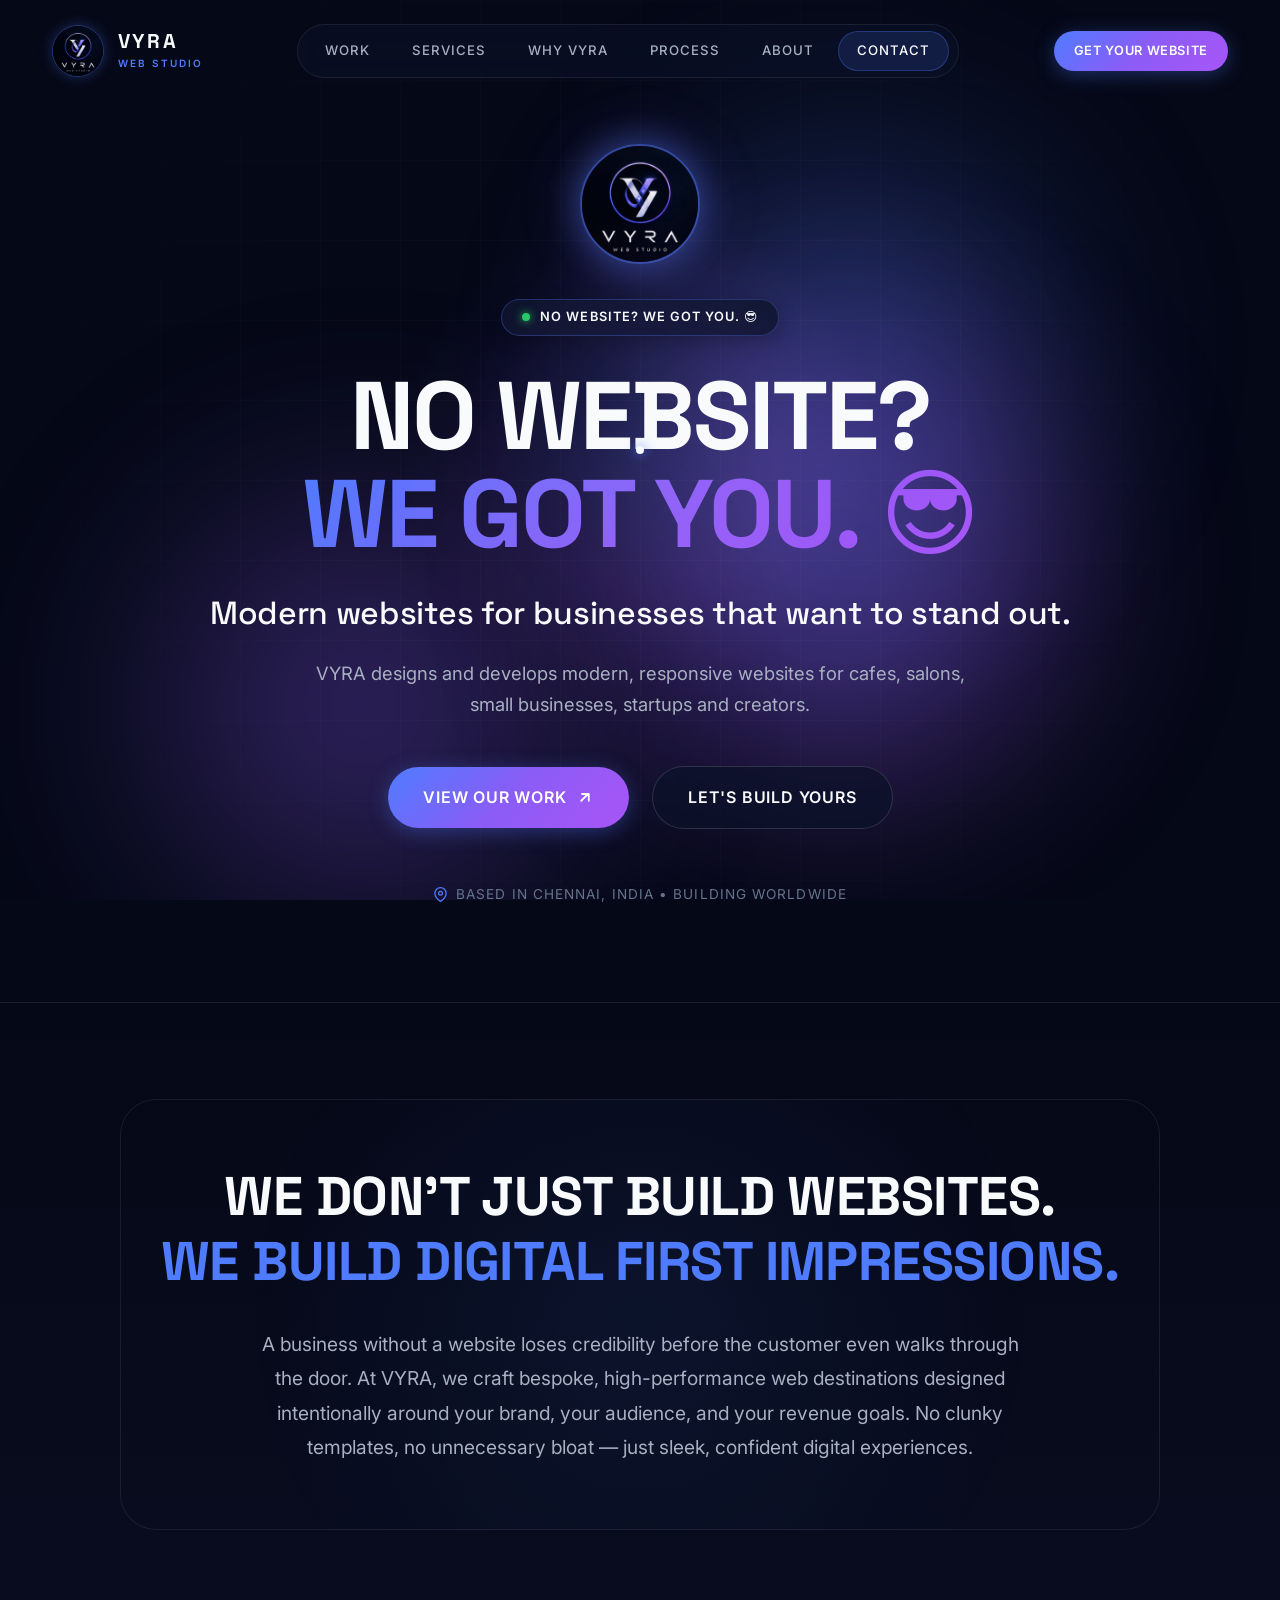
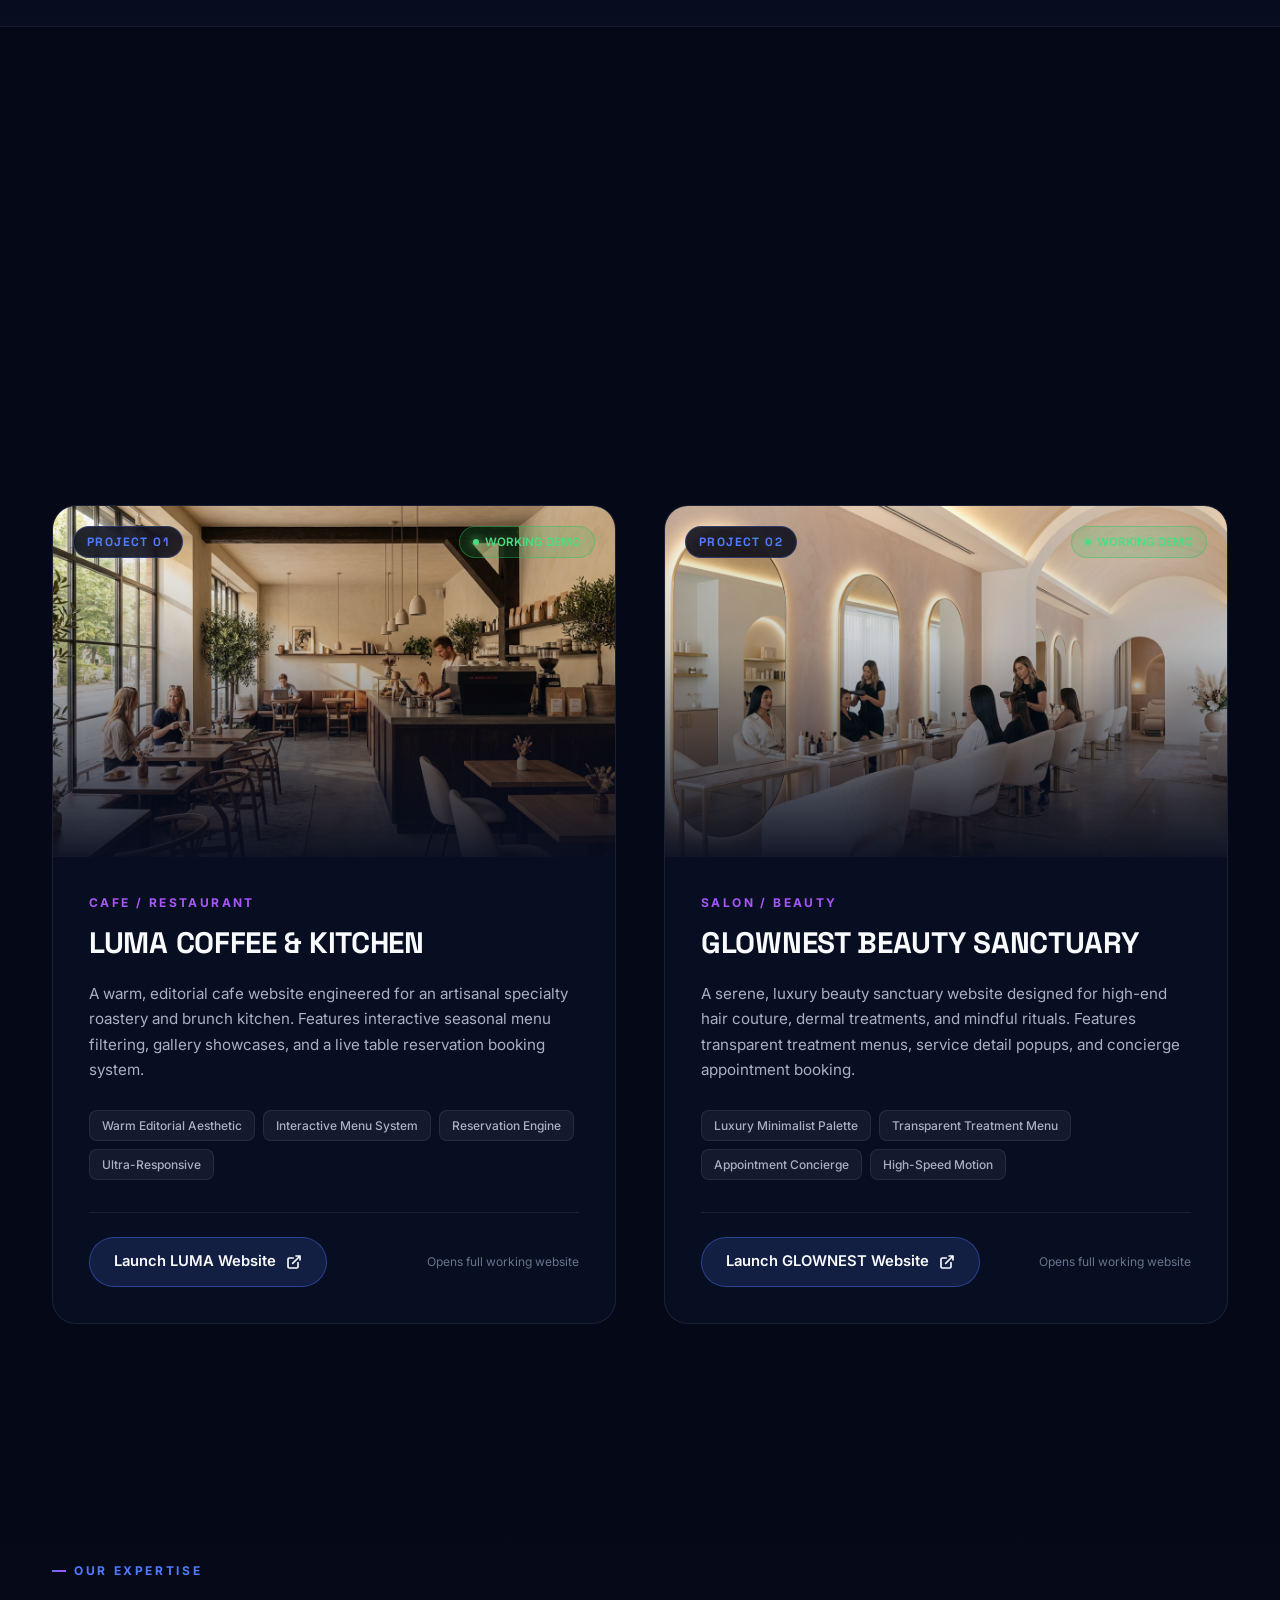
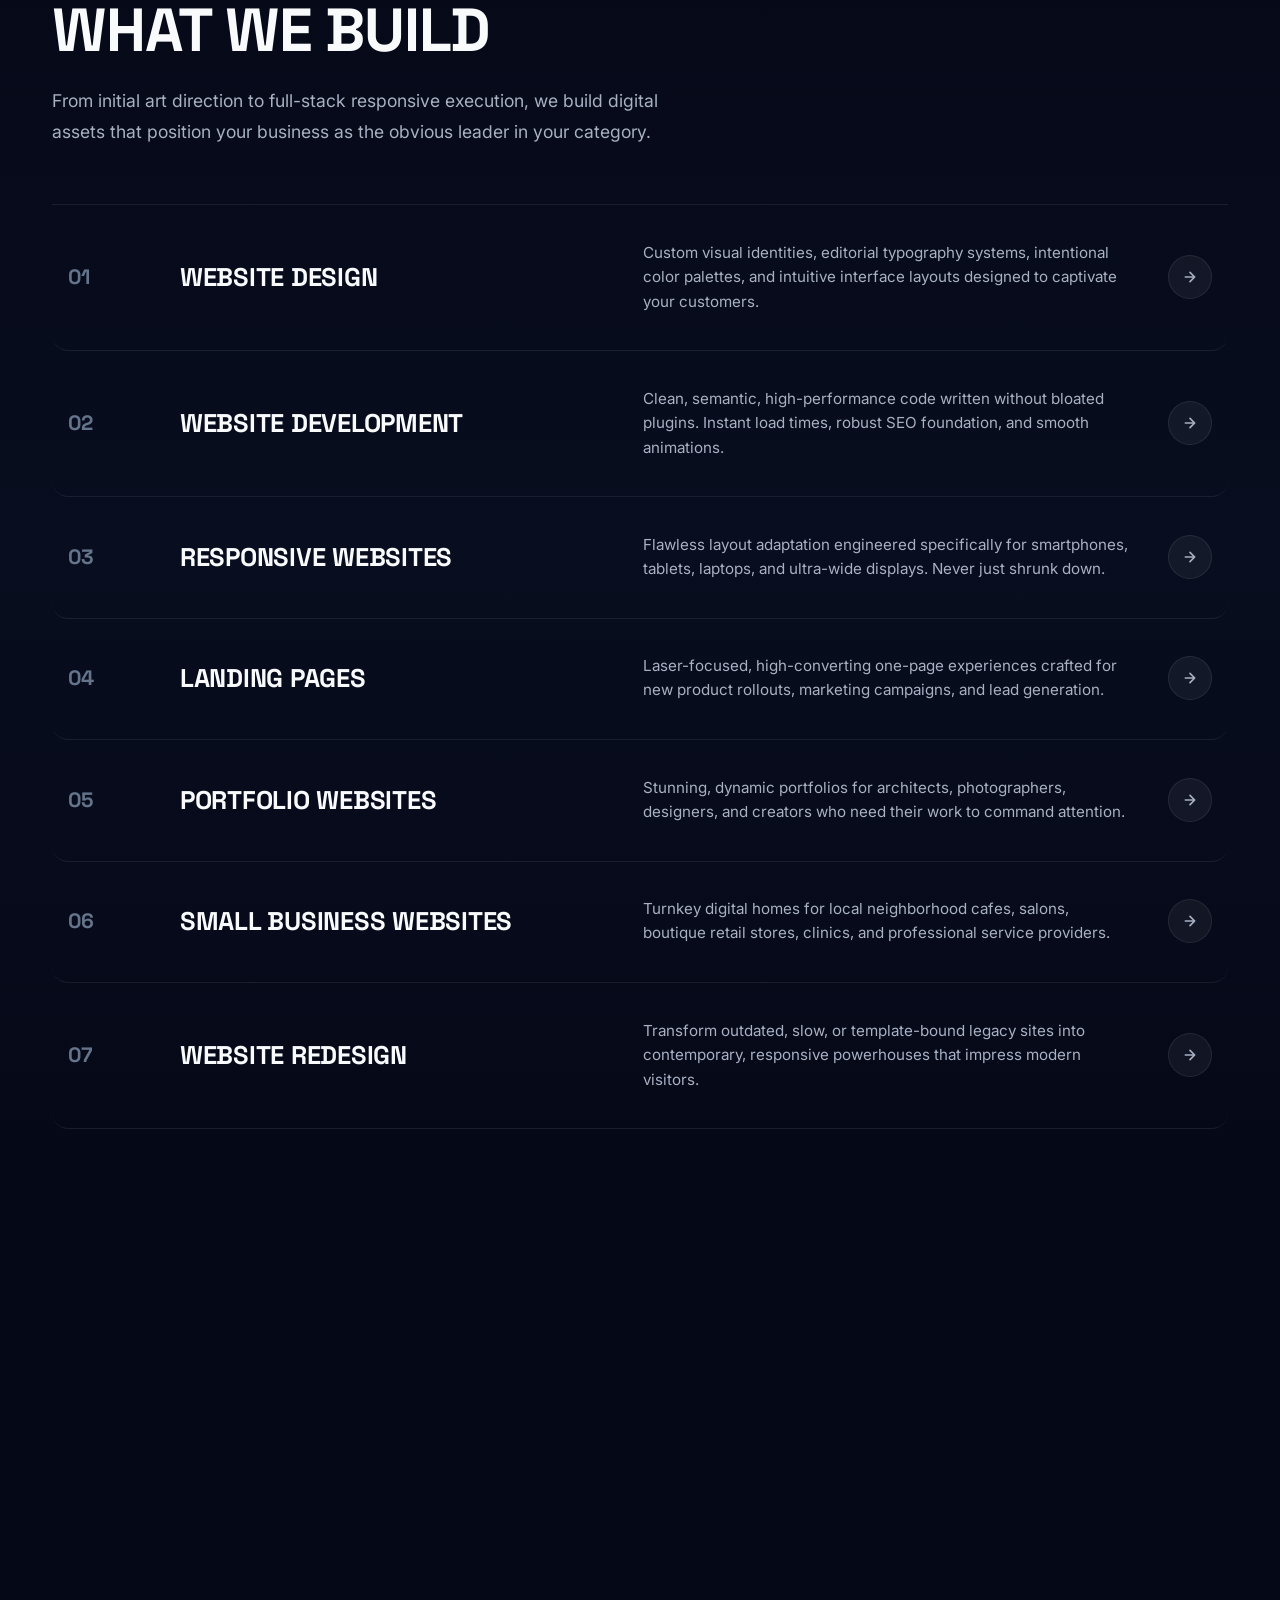
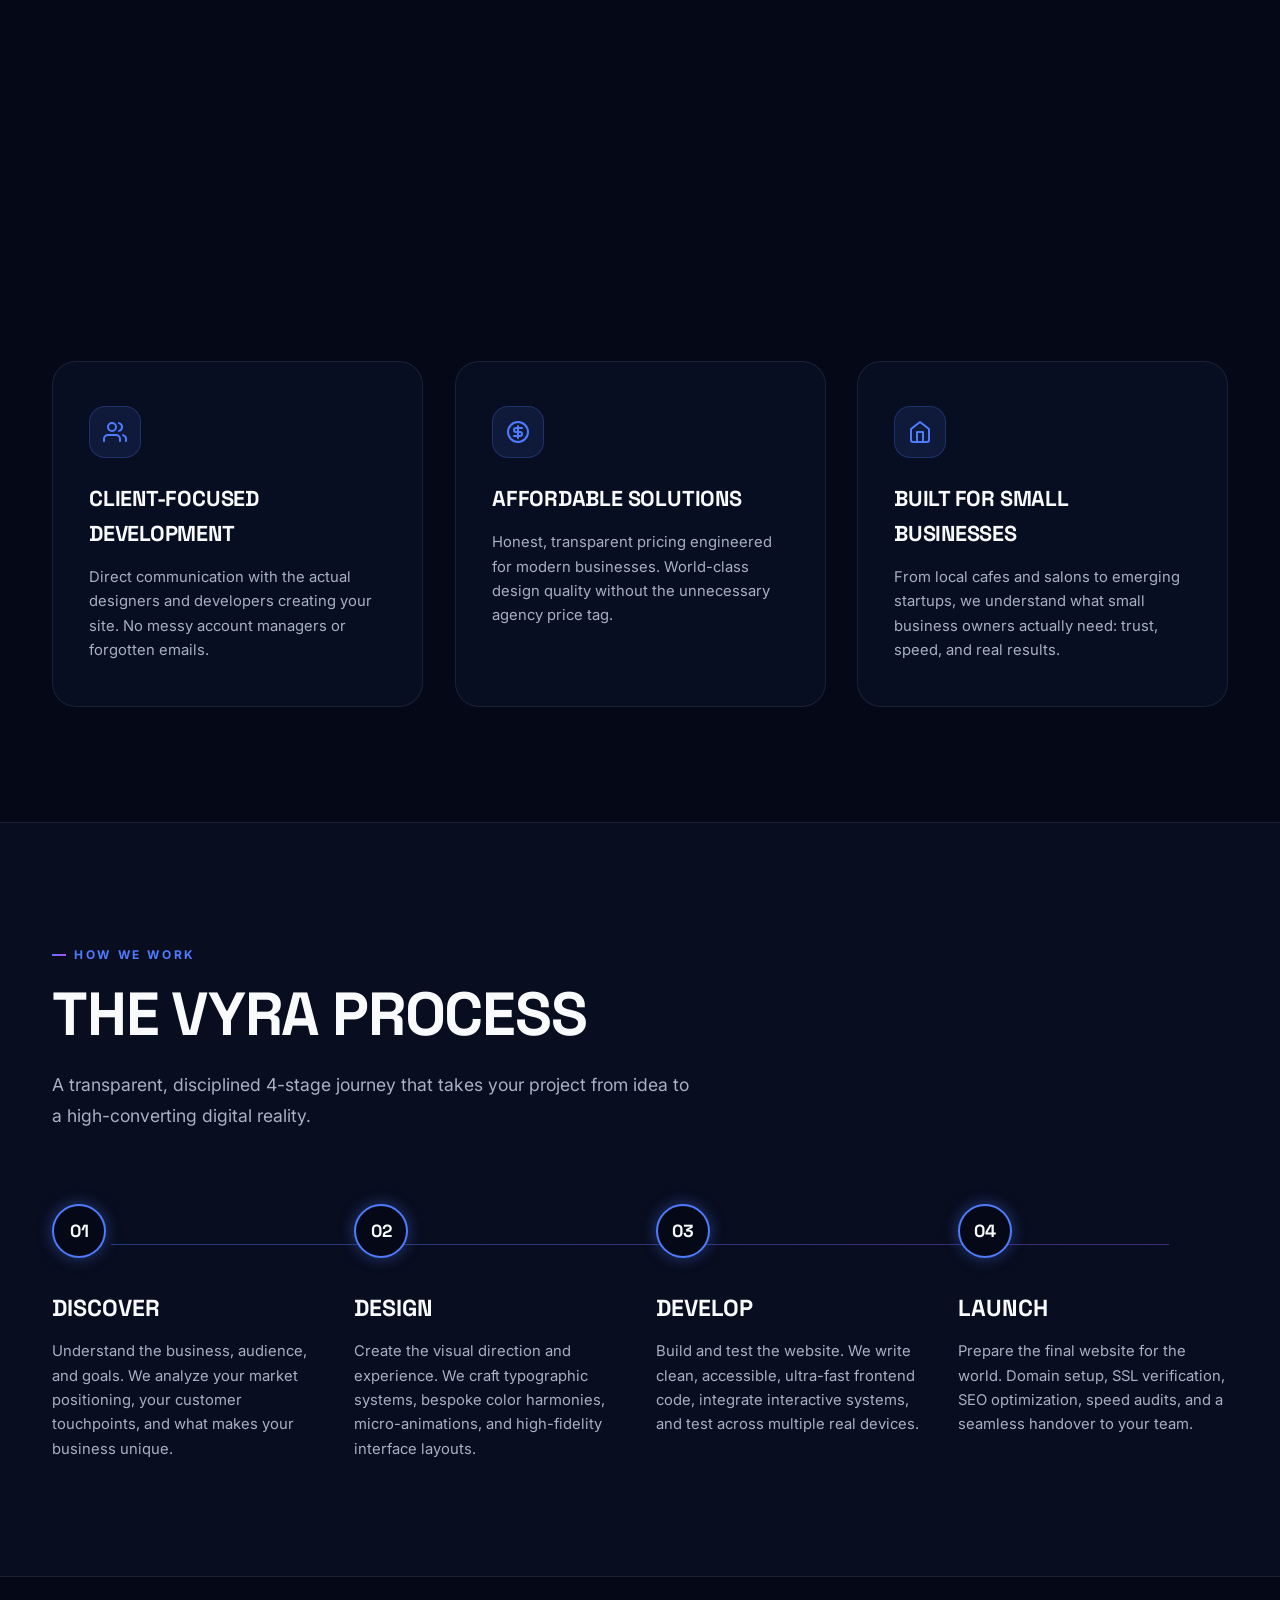
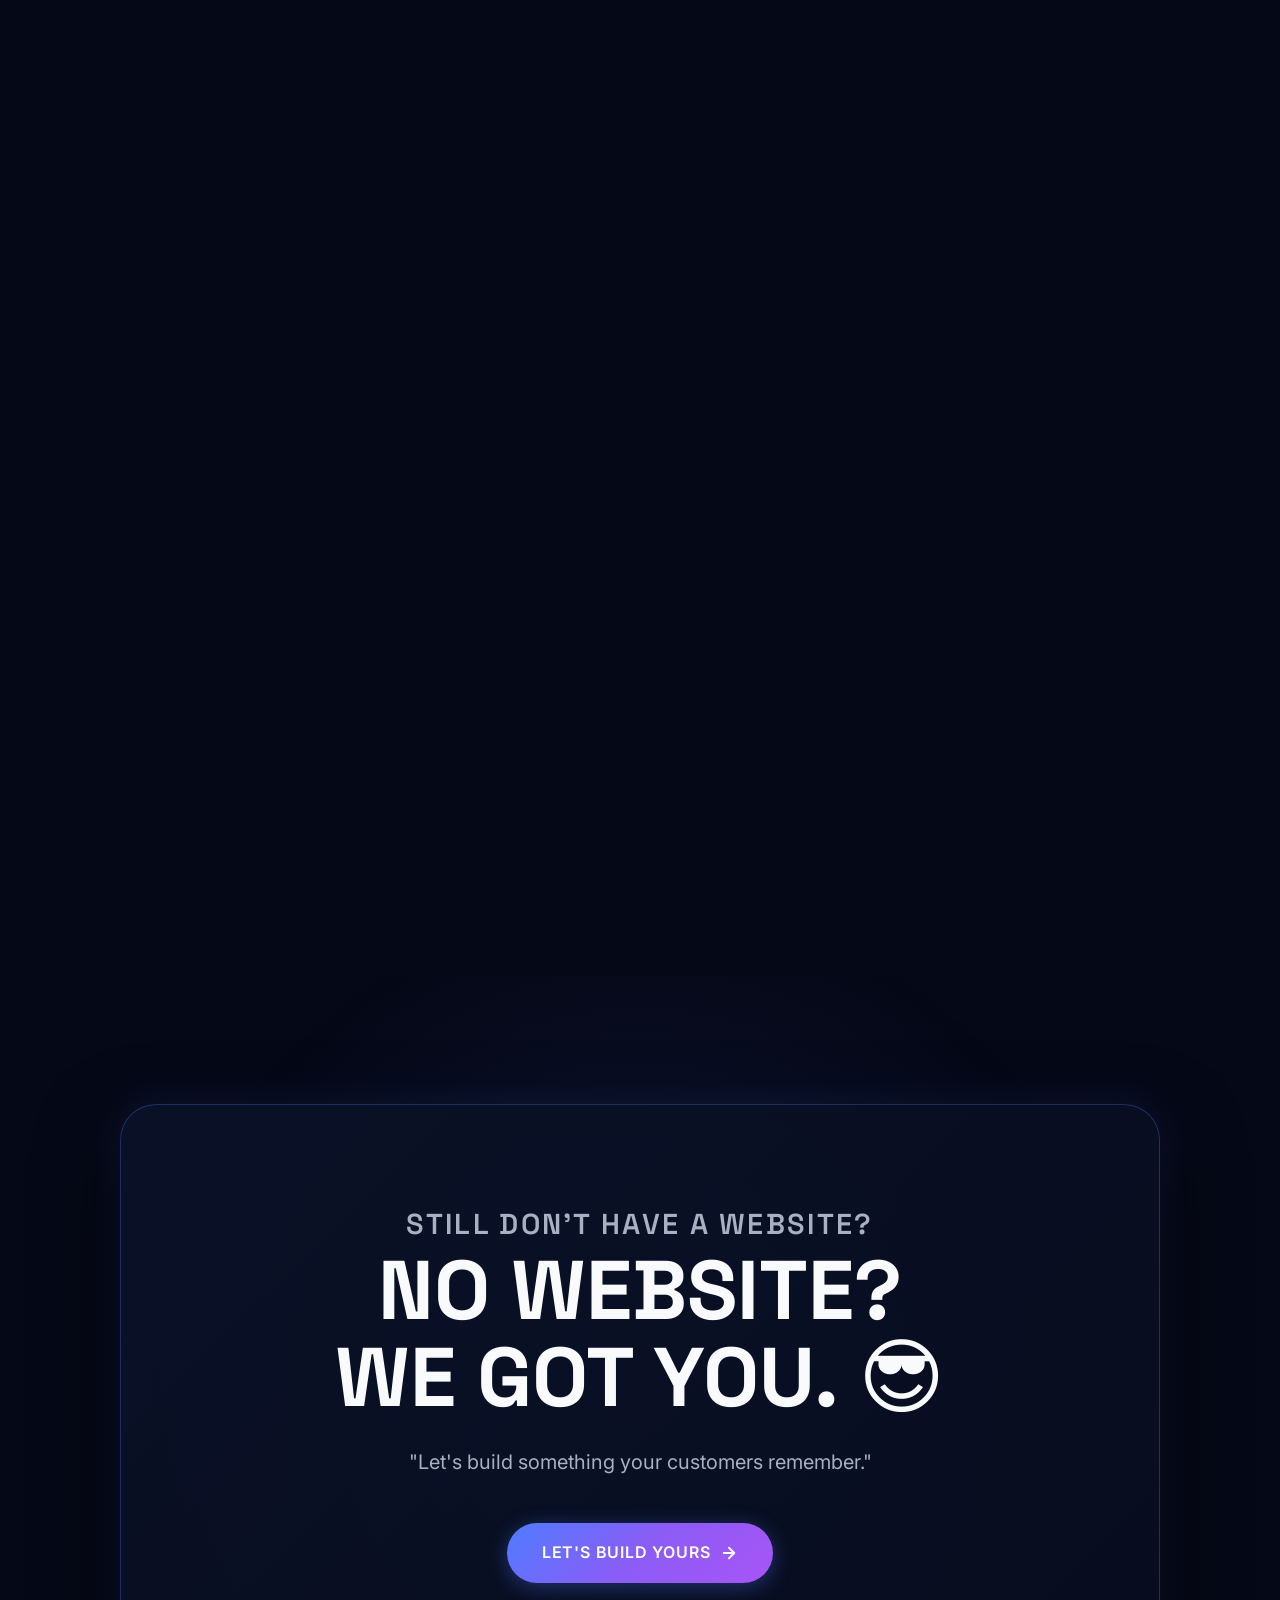
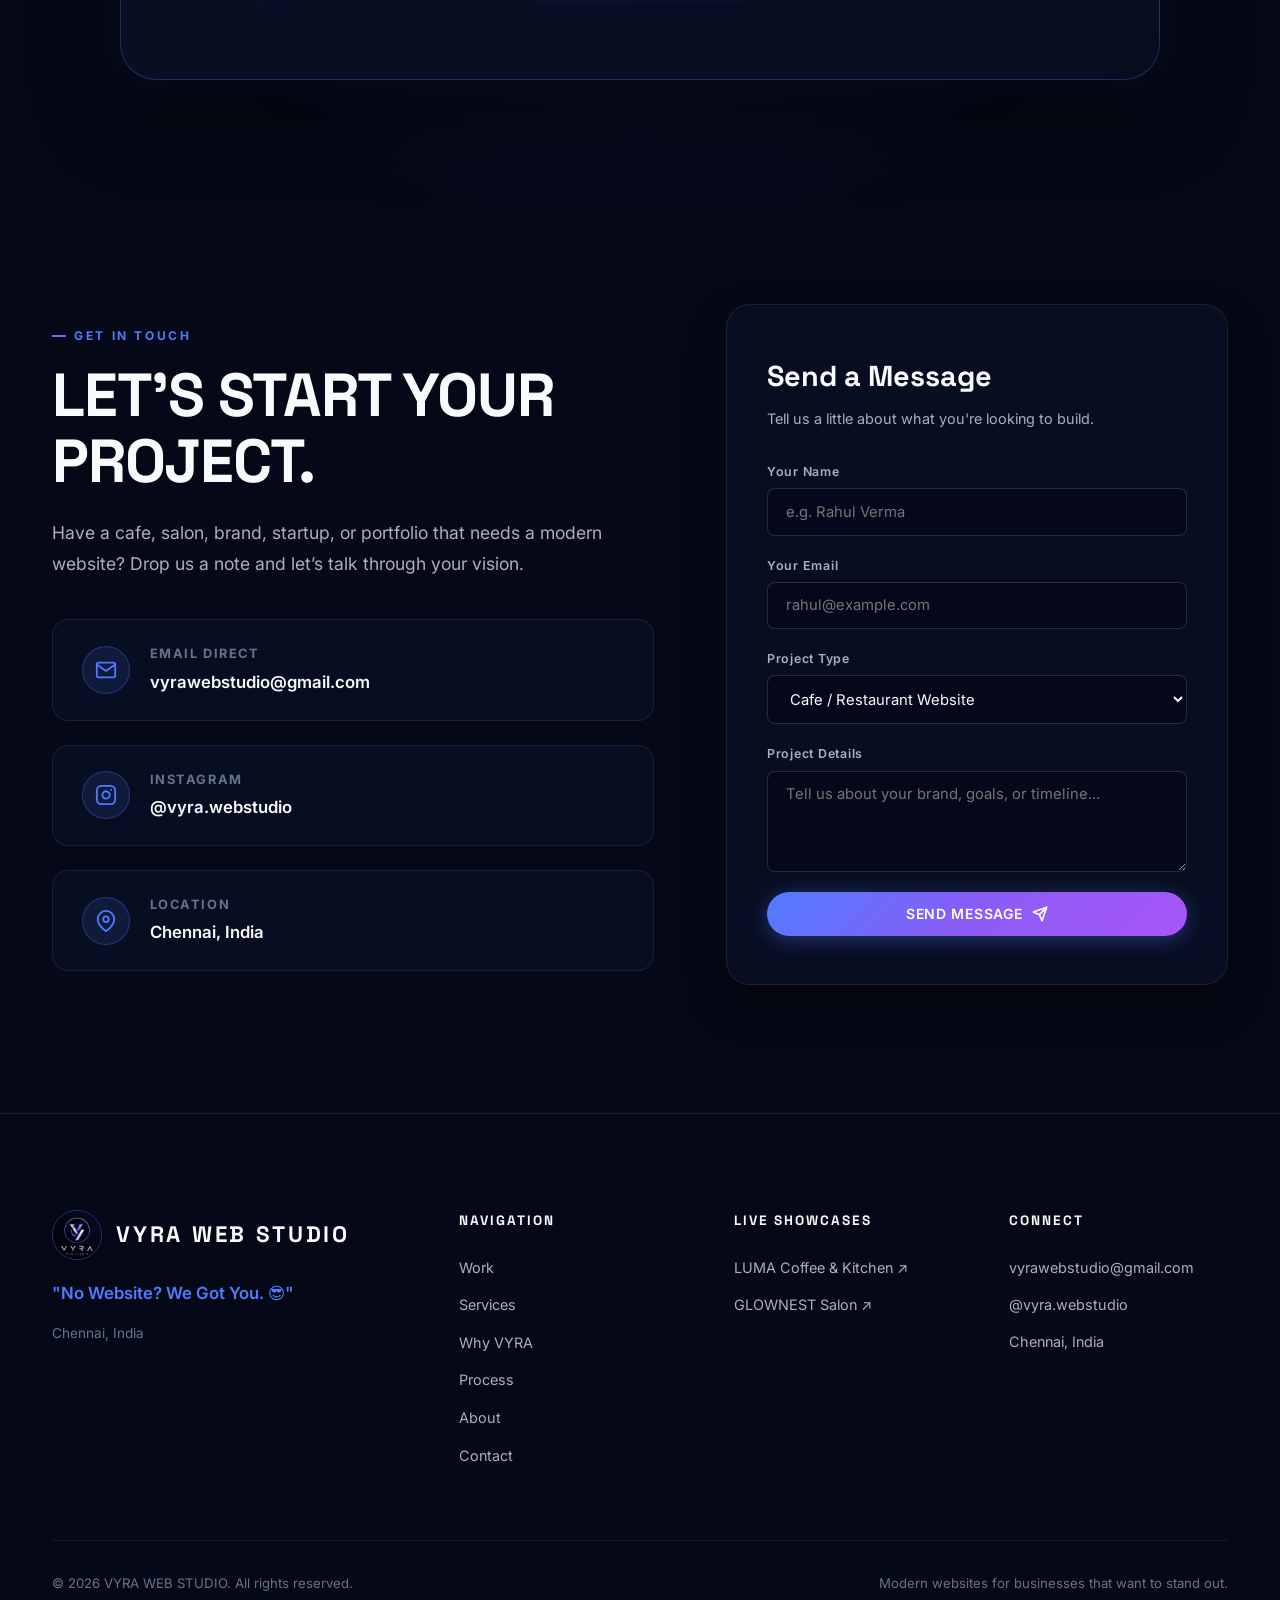
<file: index.html>
<!DOCTYPE html>
<html lang="en">
<head>
  <meta charset="UTF-8">
  <meta name="viewport" content="width=device-width, initial-scale=1.0">
  <title>VYRA Web Studio | No Website? We Got You. 😎</title>
  <meta name="description" content="VYRA designs and develops modern, responsive websites for cafes, salons, small businesses, startups and creators in Chennai, India. No Website? We Got You. 😎">
  <meta name="keywords" content="web studio chennai, website design, modern web development, small business websites, cafe website, salon website, vyra web studio">
  <meta property="og:title" content="VYRA Web Studio | No Website? We Got You. 😎">
  <meta property="og:description" content="Modern websites for businesses that want to stand out. Explore our real working showcase websites.">
  <meta property="og:image" content="assets/brand/vyra-logo.jpg">
  <meta property="og:type" content="website">

  <!-- Google Fonts: Space Grotesk & Inter -->
  <link rel="preconnect" href="https://fonts.googleapis.com">
  <link rel="preconnect" href="https://fonts.gstatic.com" crossorigin>
  <link href="https://fonts.googleapis.com/css2?family=Inter:wght@300;400;500;600;700&family=Space+Grotesk:wght@400;500;600;700&display=swap" rel="stylesheet">

  <!-- Core Styles -->
  <link rel="stylesheet" href="css/main.css">
  <link rel="stylesheet" href="css/animations.css">
  <link rel="stylesheet" href="css/responsive.css">
  
  <link rel="icon" type="image/jpeg" href="assets/brand/vyra-logo.jpg">
</head>
<body>

  <!-- Cursor Experience System -->
  <div class="cursor-aura" aria-hidden="true"></div>
  <div class="cursor-dot" aria-hidden="true"></div>

  <!-- Dynamic Ambient Lighting Field -->
  <div class="ambient-light-field" aria-hidden="true">
    <div class="ambient-orb orb-1"></div>
    <div class="ambient-orb orb-2"></div>
    <div class="ambient-orb orb-3"></div>
  </div>
  <div class="grid-mesh-overlay" aria-hidden="true"></div>

  <!-- Main Wrapper -->
  <div class="main-wrapper">

    <!-- Sticky Navigation Bar -->
    <header class="studio-nav-header" id="navHeader">
      <div class="container nav-inner">
        <a href="#" class="nav-brand-link" aria-label="VYRA Web Studio Home">
          <img src="assets/brand/vyra-logo.jpg" alt="VYRA Web Studio Official Logo" class="brand-logo-img">
          <div class="brand-title-wrap">
            <span class="brand-title">VYRA</span>
            <span class="brand-tag">WEB STUDIO</span>
          </div>
        </a>

        <!-- Desktop Navigation Links -->
        <nav class="nav-links-menu" aria-label="Primary Navigation">
          <a href="#work" class="nav-item-link">WORK</a>
          <a href="#services" class="nav-item-link">SERVICES</a>
          <a href="#why" class="nav-item-link">WHY VYRA</a>
          <a href="#process" class="nav-item-link">PROCESS</a>
          <a href="#about" class="nav-item-link">ABOUT</a>
          <a href="#contact" class="nav-item-link">CONTACT</a>
        </nav>

        <!-- CTA & Mobile Toggle -->
        <div class="nav-cta-wrap">
          <a href="#contact" class="btn-vyra btn-vyra-primary btn-vyra-sm">
            GET YOUR WEBSITE
          </a>
          <button class="mobile-hamburger-btn" id="mobileNavToggle" aria-label="Open mobile navigation menu">
            <span class="hamburger-line line-1"></span>
            <span class="hamburger-line line-2"></span>
            <span class="hamburger-line line-3"></span>
          </button>
        </div>
      </div>

      <!-- Mobile Navigation Drawer -->
      <div class="mobile-nav-panel" id="mobileNavPanel">
        <nav class="mobile-nav-list">
          <a href="#work" class="mobile-nav-item">WORK</a>
          <a href="#services" class="mobile-nav-item">SERVICES</a>
          <a href="#why" class="mobile-nav-item">WHY VYRA</a>
          <a href="#process" class="mobile-nav-item">PROCESS</a>
          <a href="#about" class="mobile-nav-item">ABOUT</a>
          <a href="#contact" class="mobile-nav-item">CONTACT</a>
        </nav>
        <a href="#contact" class="btn-vyra btn-vyra-primary full-width">
          GET YOUR WEBSITE
        </a>
      </div>
    </header>

    <main>
      <!-- HERO SECTION -->
      <section class="vyra-hero-section">
        <div class="container hero-center-box">
          
          <!-- Logo Display -->
          <div class="hero-logo-showcase reveal-on-scroll">
            <div class="hero-logo-aura"></div>
            <img src="assets/brand/vyra-logo.jpg" alt="VYRA Web Studio Emblem" class="hero-brand-logo">
          </div>

          <!-- Status Indicator Pill -->
          <div class="hero-status-pill reveal-on-scroll delay-1">
            <span class="status-indicator-dot"></span>
            <span>NO WEBSITE? WE GOT YOU. 😎</span>
          </div>

          <!-- Main Headlines -->
          <h1 class="hero-main-title reveal-on-scroll delay-2">
            NO WEBSITE?<br>
            <span class="gradient-text">WE GOT YOU. 😎</span>
          </h1>

          <p class="hero-supporting-title reveal-on-scroll delay-3">
            Modern websites for businesses that want to stand out.
          </p>

          <p class="hero-sub-paragraph reveal-on-scroll delay-3">
            VYRA designs and develops modern, responsive websites for cafes, salons, small businesses, startups and creators.
          </p>

          <!-- CTAs -->
          <div class="hero-cta-row reveal-on-scroll delay-4">
            <a href="#work" class="btn-vyra btn-vyra-primary btn-vyra-lg">
              VIEW OUR WORK
              <svg width="18" height="18" viewBox="0 0 24 24" fill="none" stroke="currentColor" stroke-width="2.5" stroke-linecap="round" stroke-linejoin="round"><path d="M7 17l9.2-9.2M17 17V8H8"/></svg>
            </a>
            <a href="#contact" class="btn-vyra btn-vyra-secondary btn-vyra-lg">
              LET'S BUILD YOURS
            </a>
          </div>

          <!-- Location Sub-text -->
          <div class="hero-location-badge reveal-on-scroll delay-4">
            <svg width="15" height="15" viewBox="0 0 24 24" fill="none" stroke="currentColor" stroke-width="2" stroke-linecap="round" stroke-linejoin="round"><path d="M21 10c0 7-9 13-9 13s-9-6-9-13a9 9 0 0 1 18 0z"/><circle cx="12" cy="10" r="3"/></svg>
            <span>Based in Chennai, India • Building Worldwide</span>
          </div>
        </div>
      </section>

      <!-- INTRODUCTION STATEMENT -->
      <section class="statement-section">
        <div class="container">
          <div class="statement-card reveal-on-scroll">
            <h2 class="huge-statement">
              WE DON'T JUST BUILD WEBSITES.<br>
              <span>WE BUILD DIGITAL FIRST IMPRESSIONS.</span>
            </h2>
            <p class="statement-body">
              A business without a website loses credibility before the customer even walks through the door. At VYRA, we craft bespoke, high-performance web destinations designed intentionally around your brand, your audience, and your revenue goals. No clunky templates, no unnecessary bloat — just sleek, confident digital experiences.
            </p>
          </div>
        </div>
      </section>

      <!-- OUR WORK (TWO FULL SHOWCASE SITES) -->
      <section class="studio-section projects-section" id="work">
        <div class="container">
          <div class="projects-header-row reveal-on-scroll">
            <span class="section-tagline">SELECTED WORK</span>
            <h2 class="section-headline">WE BUILD.<br>YOU STAND OUT.</h2>
            <p class="section-description">
              We don't just show mockup pictures. Explore two complete, fully functional demonstration websites engineered to showcase the depth, aesthetic versatility, and precision we bring to our clients.
            </p>
          </div>

          <div class="projects-grid">
            <!-- PROJECT 01: LUMA COFFEE & KITCHEN -->
            <div class="project-card-wrap reveal-on-scroll delay-1">
              <article class="project-card">
                <div class="project-media-container">
                  <img src="assets/images/luma-preview.jpg" alt="LUMA Coffee & Kitchen Live Website Preview" class="project-img" loading="lazy">
                  <div class="project-media-overlay"></div>
                  <div class="project-badges">
                    <span class="badge-index">PROJECT 01</span>
                    <span class="badge-live">
                      <span class="badge-live-pulse"></span>
                      WORKING DEMO
                    </span>
                  </div>
                </div>

                <div class="project-content">
                  <span class="project-category">CAFE / RESTAURANT</span>
                  <h3 class="project-title">LUMA COFFEE & KITCHEN</h3>
                  <p class="project-summary">
                    A warm, editorial cafe website engineered for an artisanal specialty roastery and brunch kitchen. Features interactive seasonal menu filtering, gallery showcases, and a live table reservation booking system.
                  </p>

                  <div class="project-tech-stack">
                    <span class="tech-chip">Warm Editorial Aesthetic</span>
                    <span class="tech-chip">Interactive Menu System</span>
                    <span class="tech-chip">Reservation Engine</span>
                    <span class="tech-chip">Ultra-Responsive</span>
                  </div>

                  <div class="project-card-footer">
                    <a href="projects/luma/index.html" class="btn-view-project" target="_blank" rel="noopener noreferrer">
                      <span>Launch LUMA Website</span>
                      <svg width="16" height="16" viewBox="0 0 24 24" fill="none" stroke="currentColor" stroke-width="2.5" stroke-linecap="round" stroke-linejoin="round"><path d="M18 13v6a2 2 0 0 1-2 2H5a2 2 0 0 1-2-2V8a2 2 0 0 1 2-2h6M15 3h6v6M10 14L21 3"/></svg>
                    </a>
                    <span class="demo-disclaimer">Opens full working website</span>
                  </div>
                </div>
              </article>
            </div>

            <!-- PROJECT 02: GLOWNEST -->
            <div class="project-card-wrap reveal-on-scroll delay-2">
              <article class="project-card">
                <div class="project-media-container">
                  <img src="assets/images/glownest-preview.jpg" alt="GLOWNEST Salon Live Website Preview" class="project-img" loading="lazy">
                  <div class="project-media-overlay"></div>
                  <div class="project-badges">
                    <span class="badge-index">PROJECT 02</span>
                    <span class="badge-live">
                      <span class="badge-live-pulse"></span>
                      WORKING DEMO
                    </span>
                  </div>
                </div>

                <div class="project-content">
                  <span class="project-category">SALON / BEAUTY</span>
                  <h3 class="project-title">GLOWNEST BEAUTY SANCTUARY</h3>
                  <p class="project-summary">
                    A serene, luxury beauty sanctuary website designed for high-end hair couture, dermal treatments, and mindful rituals. Features transparent treatment menus, service detail popups, and concierge appointment booking.
                  </p>

                  <div class="project-tech-stack">
                    <span class="tech-chip">Luxury Minimalist Palette</span>
                    <span class="tech-chip">Transparent Treatment Menu</span>
                    <span class="tech-chip">Appointment Concierge</span>
                    <span class="tech-chip">High-Speed Motion</span>
                  </div>

                  <div class="project-card-footer">
                    <a href="projects/glownest/index.html" class="btn-view-project" target="_blank" rel="noopener noreferrer">
                      <span>Launch GLOWNEST Website</span>
                      <svg width="16" height="16" viewBox="0 0 24 24" fill="none" stroke="currentColor" stroke-width="2.5" stroke-linecap="round" stroke-linejoin="round"><path d="M18 13v6a2 2 0 0 1-2 2H5a2 2 0 0 1-2-2V8a2 2 0 0 1 2-2h6M15 3h6v6M10 14L21 3"/></svg>
                    </a>
                    <span class="demo-disclaimer">Opens full working website</span>
                  </div>
                </div>
              </article>
            </div>
          </div>
        </div>
      </section>

      <!-- SERVICES ("WHAT WE BUILD") -->
      <section class="studio-section services-section" id="services">
        <div class="container">
          <div class="reveal-on-scroll">
            <span class="section-tagline">OUR EXPERTISE</span>
            <h2 class="section-headline">WHAT WE BUILD</h2>
            <p class="section-description">
              From initial art direction to full-stack responsive execution, we build digital assets that position your business as the obvious leader in your category.
            </p>
          </div>

          <div class="services-list">
            <!-- Service 01 -->
            <div class="service-row-item reveal-on-scroll">
              <span class="service-index-num">01</span>
              <h3 class="service-item-title">WEBSITE DESIGN</h3>
              <p class="service-item-desc">
                Custom visual identities, editorial typography systems, intentional color palettes, and intuitive interface layouts designed to captivate your customers.
              </p>
              <div class="service-arrow-indicator">
                <svg width="16" height="16" viewBox="0 0 24 24" fill="none" stroke="currentColor" stroke-width="2.5" stroke-linecap="round" stroke-linejoin="round"><path d="M5 12h14M12 5l7 7-7 7"/></svg>
              </div>
            </div>

            <!-- Service 02 -->
            <div class="service-row-item reveal-on-scroll delay-1">
              <span class="service-index-num">02</span>
              <h3 class="service-item-title">WEBSITE DEVELOPMENT</h3>
              <p class="service-item-desc">
                Clean, semantic, high-performance code written without bloated plugins. Instant load times, robust SEO foundation, and smooth animations.
              </p>
              <div class="service-arrow-indicator">
                <svg width="16" height="16" viewBox="0 0 24 24" fill="none" stroke="currentColor" stroke-width="2.5" stroke-linecap="round" stroke-linejoin="round"><path d="M5 12h14M12 5l7 7-7 7"/></svg>
              </div>
            </div>

            <!-- Service 03 -->
            <div class="service-row-item reveal-on-scroll delay-1">
              <span class="service-index-num">03</span>
              <h3 class="service-item-title">RESPONSIVE WEBSITES</h3>
              <p class="service-item-desc">
                Flawless layout adaptation engineered specifically for smartphones, tablets, laptops, and ultra-wide displays. Never just shrunk down.
              </p>
              <div class="service-arrow-indicator">
                <svg width="16" height="16" viewBox="0 0 24 24" fill="none" stroke="currentColor" stroke-width="2.5" stroke-linecap="round" stroke-linejoin="round"><path d="M5 12h14M12 5l7 7-7 7"/></svg>
              </div>
            </div>

            <!-- Service 04 -->
            <div class="service-row-item reveal-on-scroll delay-2">
              <span class="service-index-num">04</span>
              <h3 class="service-item-title">LANDING PAGES</h3>
              <p class="service-item-desc">
                Laser-focused, high-converting one-page experiences crafted for new product rollouts, marketing campaigns, and lead generation.
              </p>
              <div class="service-arrow-indicator">
                <svg width="16" height="16" viewBox="0 0 24 24" fill="none" stroke="currentColor" stroke-width="2.5" stroke-linecap="round" stroke-linejoin="round"><path d="M5 12h14M12 5l7 7-7 7"/></svg>
              </div>
            </div>

            <!-- Service 05 -->
            <div class="service-row-item reveal-on-scroll delay-2">
              <span class="service-index-num">05</span>
              <h3 class="service-item-title">PORTFOLIO WEBSITES</h3>
              <p class="service-item-desc">
                Stunning, dynamic portfolios for architects, photographers, designers, and creators who need their work to command attention.
              </p>
              <div class="service-arrow-indicator">
                <svg width="16" height="16" viewBox="0 0 24 24" fill="none" stroke="currentColor" stroke-width="2.5" stroke-linecap="round" stroke-linejoin="round"><path d="M5 12h14M12 5l7 7-7 7"/></svg>
              </div>
            </div>

            <!-- Service 06 -->
            <div class="service-row-item reveal-on-scroll delay-3">
              <span class="service-index-num">06</span>
              <h3 class="service-item-title">SMALL BUSINESS WEBSITES</h3>
              <p class="service-item-desc">
                Turnkey digital homes for local neighborhood cafes, salons, boutique retail stores, clinics, and professional service providers.
              </p>
              <div class="service-arrow-indicator">
                <svg width="16" height="16" viewBox="0 0 24 24" fill="none" stroke="currentColor" stroke-width="2.5" stroke-linecap="round" stroke-linejoin="round"><path d="M5 12h14M12 5l7 7-7 7"/></svg>
              </div>
            </div>

            <!-- Service 07 -->
            <div class="service-row-item reveal-on-scroll delay-3">
              <span class="service-index-num">07</span>
              <h3 class="service-item-title">WEBSITE REDESIGN</h3>
              <p class="service-item-desc">
                Transform outdated, slow, or template-bound legacy sites into contemporary, responsive powerhouses that impress modern visitors.
              </p>
              <div class="service-arrow-indicator">
                <svg width="16" height="16" viewBox="0 0 24 24" fill="none" stroke="currentColor" stroke-width="2.5" stroke-linecap="round" stroke-linejoin="round"><path d="M5 12h14M12 5l7 7-7 7"/></svg>
              </div>
            </div>
          </div>
        </div>
      </section>

      <!-- WHY VYRA -->
      <section class="studio-section why-vyra-section" id="why">
        <div class="container">
          <div class="reveal-on-scroll">
            <span class="section-tagline">THE VYRA STANDARD</span>
            <h2 class="section-headline">WHY VYRA?</h2>
            <p class="section-description">
              We reject bloated agency overhead and slow turnaround times. We build sharp, reliable websites designed to make people remember your brand.
            </p>
          </div>

          <div class="why-vyra-grid">
            <!-- 1 -->
            <div class="why-card reveal-on-scroll">
              <div class="why-icon-box">
                <svg width="24" height="24" viewBox="0 0 24 24" fill="none" stroke="currentColor" stroke-width="2" stroke-linecap="round" stroke-linejoin="round"><circle cx="12" cy="12" r="10"/><path d="m4.93 4.93 4.24 4.24M14.83 9.17l4.24-4.24M14.83 14.83l4.24 4.24M9.17 14.83l-4.24 4.24"/></svg>
              </div>
              <h3 class="why-title">MODERN DESIGN</h3>
              <p class="why-desc">
                Bespoke art direction, clean typography hierarchy, and subtle micro-motion that elevates your business above generic template competitors.
              </p>
            </div>

            <!-- 2 -->
            <div class="why-card reveal-on-scroll delay-1">
              <div class="why-icon-box">
                <svg width="24" height="24" viewBox="0 0 24 24" fill="none" stroke="currentColor" stroke-width="2" stroke-linecap="round" stroke-linejoin="round"><rect width="18" height="18" x="3" y="3" rx="2"/><path d="M3 9h18M9 21V9"/></svg>
              </div>
              <h3 class="why-title">RESPONSIVE EXPERIENCE</h3>
              <p class="why-desc">
                Every viewport is deliberately tested and customized so your site feels native on iPhones, Android devices, tablets, and widescreen monitors.
              </p>
            </div>

            <!-- 3 -->
            <div class="why-card reveal-on-scroll delay-2">
              <div class="why-icon-box">
                <svg width="24" height="24" viewBox="0 0 24 24" fill="none" stroke="currentColor" stroke-width="2" stroke-linecap="round" stroke-linejoin="round"><polygon points="13 2 3 14 12 14 11 22 21 10 12 10 13 2"/></svg>
              </div>
              <h3 class="why-title">FAST WEBSITES</h3>
              <p class="why-desc">
                Lightweight architectures with zero bloat. Instant rendering, optimized image pipelines, and smooth 60fps animations that keep users engaged.
              </p>
            </div>

            <!-- 4 -->
            <div class="why-card reveal-on-scroll">
              <div class="why-icon-box">
                <svg width="24" height="24" viewBox="0 0 24 24" fill="none" stroke="currentColor" stroke-width="2" stroke-linecap="round" stroke-linejoin="round"><path d="M17 21v-2a4 4 0 0 0-4-4H5a4 4 0 0 0-4 4v2"/><circle cx="9" cy="7" r="4"/><path d="M23 21v-2a4 4 0 0 0-3-3.87M16 3.13a4 4 0 0 1 0 7.75"/></svg>
              </div>
              <h3 class="why-title">CLIENT-FOCUSED DEVELOPMENT</h3>
              <p class="why-desc">
                Direct communication with the actual designers and developers creating your site. No messy account managers or forgotten emails.
              </p>
            </div>

            <!-- 5 -->
            <div class="why-card reveal-on-scroll delay-1">
              <div class="why-icon-box">
                <svg width="24" height="24" viewBox="0 0 24 24" fill="none" stroke="currentColor" stroke-width="2" stroke-linecap="round" stroke-linejoin="round"><circle cx="12" cy="12" r="10"/><path d="M16 8h-6a2 2 0 1 0 0 4h4a2 2 0 1 1 0 4H8M12 18V6"/></svg>
              </div>
              <h3 class="why-title">AFFORDABLE SOLUTIONS</h3>
              <p class="why-desc">
                Honest, transparent pricing engineered for modern businesses. World-class design quality without the unnecessary agency price tag.
              </p>
            </div>

            <!-- 6 -->
            <div class="why-card reveal-on-scroll delay-2">
              <div class="why-icon-box">
                <svg width="24" height="24" viewBox="0 0 24 24" fill="none" stroke="currentColor" stroke-width="2" stroke-linecap="round" stroke-linejoin="round"><path d="M3 9l9-7 9 7v11a2 2 0 0 1-2 2H5a2 2 0 0 1-2-2z"/><polyline points="9 22 9 12 15 12 15 22"/></svg>
              </div>
              <h3 class="why-title">BUILT FOR SMALL BUSINESSES</h3>
              <p class="why-desc">
                From local cafes and salons to emerging startups, we understand what small business owners actually need: trust, speed, and real results.
              </p>
            </div>
          </div>
        </div>
      </section>

      <!-- PROCESS SECTION -->
      <section class="studio-section process-section" id="process">
        <div class="container">
          <div class="reveal-on-scroll">
            <span class="section-tagline">HOW WE WORK</span>
            <h2 class="section-headline">THE VYRA PROCESS</h2>
            <p class="section-description">
              A transparent, disciplined 4-stage journey that takes your project from idea to a high-converting digital reality.
            </p>
          </div>

          <div class="process-timeline">
            <!-- Stage 01 -->
            <div class="process-step-card reveal-on-scroll">
              <div class="step-bubble">01</div>
              <h3 class="step-name">DISCOVER</h3>
              <p class="step-details">
                Understand the business, audience, and goals. We analyze your market positioning, your customer touchpoints, and what makes your business unique.
              </p>
            </div>

            <!-- Stage 02 -->
            <div class="process-step-card reveal-on-scroll delay-1">
              <div class="step-bubble">02</div>
              <h3 class="step-name">DESIGN</h3>
              <p class="step-details">
                Create the visual direction and experience. We craft typographic systems, bespoke color harmonies, micro-animations, and high-fidelity interface layouts.
              </p>
            </div>

            <!-- Stage 03 -->
            <div class="process-step-card reveal-on-scroll delay-2">
              <div class="step-bubble">03</div>
              <h3 class="step-name">DEVELOP</h3>
              <p class="step-details">
                Build and test the website. We write clean, accessible, ultra-fast frontend code, integrate interactive systems, and test across multiple real devices.
              </p>
            </div>

            <!-- Stage 04 -->
            <div class="process-step-card reveal-on-scroll delay-3">
              <div class="step-bubble">04</div>
              <h3 class="step-name">LAUNCH</h3>
              <p class="step-details">
                Prepare the final website for the world. Domain setup, SSL verification, SEO optimization, speed audits, and a seamless handover to your team.
              </p>
            </div>
          </div>
        </div>
      </section>

      <!-- ABOUT VYRA -->
      <section class="studio-section about-section" id="about">
        <div class="container about-layout-grid">
          <div class="about-text-column reveal-on-scroll">
            <span class="section-tagline">ABOUT THE STUDIO</span>
            <h2 class="section-headline">CRAFTING WEBSITES THAT MOVE BUSINESSES FORWARD.</h2>
            <p class="section-description">
              VYRA is a young web studio based in Chennai creating modern websites for businesses, startups, creators and local brands.
            </p>
            <p class="section-description">
              We started VYRA because we noticed too many remarkable local businesses — exceptional cafes, talented salon artists, passionate founders — were completely invisible online or stuck with broken, outdated templates. We build modern digital homes that match the real craftsmanship of your work.
            </p>

            <div class="about-facts-grid">
              <div class="fact-item">
                <h4 class="fact-title">Chennai, India</h4>
                <p class="fact-detail">Proudly based in Chennai, collaborating with clients locally and globally.</p>
              </div>
              <div class="fact-item">
                <h4 class="fact-title">Full Dedication</h4>
                <p class="fact-detail">Every project is custom engineered from scratch with obsessive attention to detail.</p>
              </div>
            </div>
          </div>

          <div class="about-graphic-column reveal-on-scroll delay-1">
            <div class="about-visual-card">
              <img src="assets/brand/vyra-logo.jpg" alt="VYRA Studio Emblem" class="about-center-logo">
              <h3 class="about-manifesto">"No Website? We Got You. 😎"</h3>
              <p class="about-location-tag">VYRA WEB STUDIO • CHENNAI</p>
            </div>
          </div>
        </div>
      </section>

      <!-- FINAL CTA SECTION -->
      <section class="final-cta-section">
        <div class="container">
          <div class="final-cta-box reveal-on-scroll">
            <span class="cta-question">STILL DON'T HAVE A WEBSITE?</span>
            <h2 class="cta-tagline-huge">
              NO WEBSITE?<br>
              <span class="gradient-text">WE GOT YOU. 😎</span>
            </h2>
            <p class="cta-subtext">
              "Let's build something your customers remember."
            </p>
            <a href="#contact" class="btn-vyra btn-vyra-primary btn-vyra-lg">
              LET'S BUILD YOURS
              <svg width="18" height="18" viewBox="0 0 24 24" fill="none" stroke="currentColor" stroke-width="2.5" stroke-linecap="round" stroke-linejoin="round"><path d="M5 12h14M12 5l7 7-7 7"/></svg>
            </a>
          </div>
        </div>
      </section>

      <!-- CONTACT SECTION -->
      <section class="studio-section contact-section" id="contact">
        <div class="container contact-grid">
          <div class="contact-info-side reveal-on-scroll">
            <span class="section-tagline">GET IN TOUCH</span>
            <h2 class="section-headline">LET'S START YOUR PROJECT.</h2>
            <p class="section-description">
              Have a cafe, salon, brand, startup, or portfolio that needs a modern website? Drop us a note and let’s talk through your vision.
            </p>

            <div class="contact-channels">
              <!-- Email -->
              <a href="mailto:vyrawebstudio@gmail.com" class="channel-card">
                <div class="channel-icon">
                  <svg width="22" height="22" viewBox="0 0 24 24" fill="none" stroke="currentColor" stroke-width="2" stroke-linecap="round" stroke-linejoin="round"><path d="M4 4h16c1.1 0 2 .9 2 2v12c0 1.1-.9 2-2 2H4c-1.1 0-2-.9-2-2V6c0-1.1.9-2 2-2z"/><polyline points="22,6 12,13 2,6"/></svg>
                </div>
                <div class="channel-info">
                  <strong>Email Direct</strong>
                  <span class="channel-value">vyrawebstudio@gmail.com</span>
                </div>
              </a>

              <!-- Instagram -->
              <a href="https://www.instagram.com/vyra.webstudio/" target="_blank" rel="noopener noreferrer" class="channel-card">
                <div class="channel-icon">
                  <svg width="22" height="22" viewBox="0 0 24 24" fill="none" stroke="currentColor" stroke-width="2" stroke-linecap="round" stroke-linejoin="round"><rect width="20" height="20" x="2" y="2" rx="5" ry="5"/><path d="M16 11.37A4 4 0 1 1 12.63 8 4 4 0 0 1 16 11.37z"/><line x1="17.5" x2="17.51" y1="6.5" y2="6.5"/></svg>
                </div>
                <div class="channel-info">
                  <strong>Instagram</strong>
                  <span class="channel-value">@vyra.webstudio</span>
                </div>
              </a>

              <!-- Location -->
              <div class="channel-card">
                <div class="channel-icon">
                  <svg width="22" height="22" viewBox="0 0 24 24" fill="none" stroke="currentColor" stroke-width="2" stroke-linecap="round" stroke-linejoin="round"><path d="M21 10c0 7-9 13-9 13s-9-6-9-13a9 9 0 0 1 18 0z"/><circle cx="12" cy="10" r="3"/></svg>
                </div>
                <div class="channel-info">
                  <strong>Location</strong>
                  <span class="channel-value">Chennai, India</span>
                </div>
              </div>
            </div>
          </div>

          <!-- Quick Interactive Form -->
          <div class="contact-form-panel reveal-on-scroll delay-1">
            <h3>Send a Message</h3>
            <p>Tell us a little about what you're looking to build.</p>

            <form id="vyraContactForm" class="vyra-direct-form">
              <div class="form-field">
                <label for="contactName">Your Name</label>
                <input type="text" id="contactName" required placeholder="e.g. Rahul Verma">
              </div>

              <div class="form-field">
                <label for="contactEmail">Your Email</label>
                <input type="email" id="contactEmail" required placeholder="rahul@example.com">
              </div>

              <div class="form-field">
                <label for="contactProject">Project Type</label>
                <select id="contactProject">
                  <option value="Cafe / Restaurant">Cafe / Restaurant Website</option>
                  <option value="Salon / Beauty Studio">Salon / Beauty Studio</option>
                  <option value="Small Business Website">Small Business Website</option>
                  <option value="Portfolio / Creator">Portfolio / Creator</option>
                  <option value="Landing Page">Landing Page</option>
                  <option value="Website Redesign">Website Redesign</option>
                </select>
              </div>

              <div class="form-field">
                <label for="contactMessage">Project Details</label>
                <textarea id="contactMessage" rows="4" required placeholder="Tell us about your brand, goals, or timeline..."></textarea>
              </div>

              <button type="submit" class="btn-vyra btn-vyra-primary full-width">
                SEND MESSAGE
                <svg width="16" height="16" viewBox="0 0 24 24" fill="none" stroke="currentColor" stroke-width="2.5" stroke-linecap="round" stroke-linejoin="round"><line x1="22" y1="2" x2="11" y2="13"/><polygon points="22 2 15 22 11 13 2 9 22 2"/></svg>
              </button>
            </form>

            <div id="contactSuccess" class="contact-success-msg hidden">
              <div class="status-indicator-dot" style="width: 24px; height: 24px; margin: 0 auto 1rem;"></div>
              <h4>Message Prepared!</h4>
              <p style="margin-bottom: 1.5rem; color: var(--text-secondary);">
                Thank you! You can also email us directly at <strong>vyrawebstudio@gmail.com</strong> or DM us on Instagram at <strong>@vyra.webstudio</strong>.
              </p>
              <button class="btn-vyra btn-vyra-secondary btn-vyra-sm" id="copyEmailBtn">Copy vyrawebstudio@gmail.com</button>
            </div>
          </div>
        </div>
      </section>
    </main>

    <!-- FOOTER -->
    <footer class="studio-footer">
      <div class="container">
        <div class="footer-top-row">
          <div class="footer-brand-side">
            <div class="footer-logo-wrap">
              <img src="assets/brand/vyra-logo.jpg" alt="VYRA Web Studio Logo" class="footer-logo-img">
              <span class="footer-brand-name">VYRA WEB STUDIO</span>
            </div>
            <p class="footer-tagline">"No Website? We Got You. 😎"</p>
            <p class="footer-location-sub">Chennai, India</p>
          </div>

          <div class="footer-links-column">
            <h4>Navigation</h4>
            <ul>
              <li><a href="#work">Work</a></li>
              <li><a href="#services">Services</a></li>
              <li><a href="#why">Why VYRA</a></li>
              <li><a href="#process">Process</a></li>
              <li><a href="#about">About</a></li>
              <li><a href="#contact">Contact</a></li>
            </ul>
          </div>

          <div class="footer-links-column">
            <h4>Live Showcases</h4>
            <ul>
              <li><a href="projects/luma/index.html" target="_blank" rel="noopener noreferrer">LUMA Coffee & Kitchen ↗</a></li>
              <li><a href="projects/glownest/index.html" target="_blank" rel="noopener noreferrer">GLOWNEST Salon ↗</a></li>
            </ul>
          </div>

          <div class="footer-links-column">
            <h4>Connect</h4>
            <ul>
              <li><a href="mailto:vyrawebstudio@gmail.com">vyrawebstudio@gmail.com</a></li>
              <li><a href="https://www.instagram.com/vyra.webstudio/" target="_blank" rel="noopener noreferrer">@vyra.webstudio</a></li>
              <li><p>Chennai, India</p></li>
            </ul>
          </div>
        </div>

        <div class="footer-bottom-row">
          <p>© 2026 VYRA WEB STUDIO. All rights reserved.</p>
          <p>Modern websites for businesses that want to stand out.</p>
        </div>
      </div>
    </footer>

  </div>

  <!-- Scripts -->
  <script src="js/cursor.js"></script>
  <script src="js/main.js"></script>
</body>
</html>
</file>
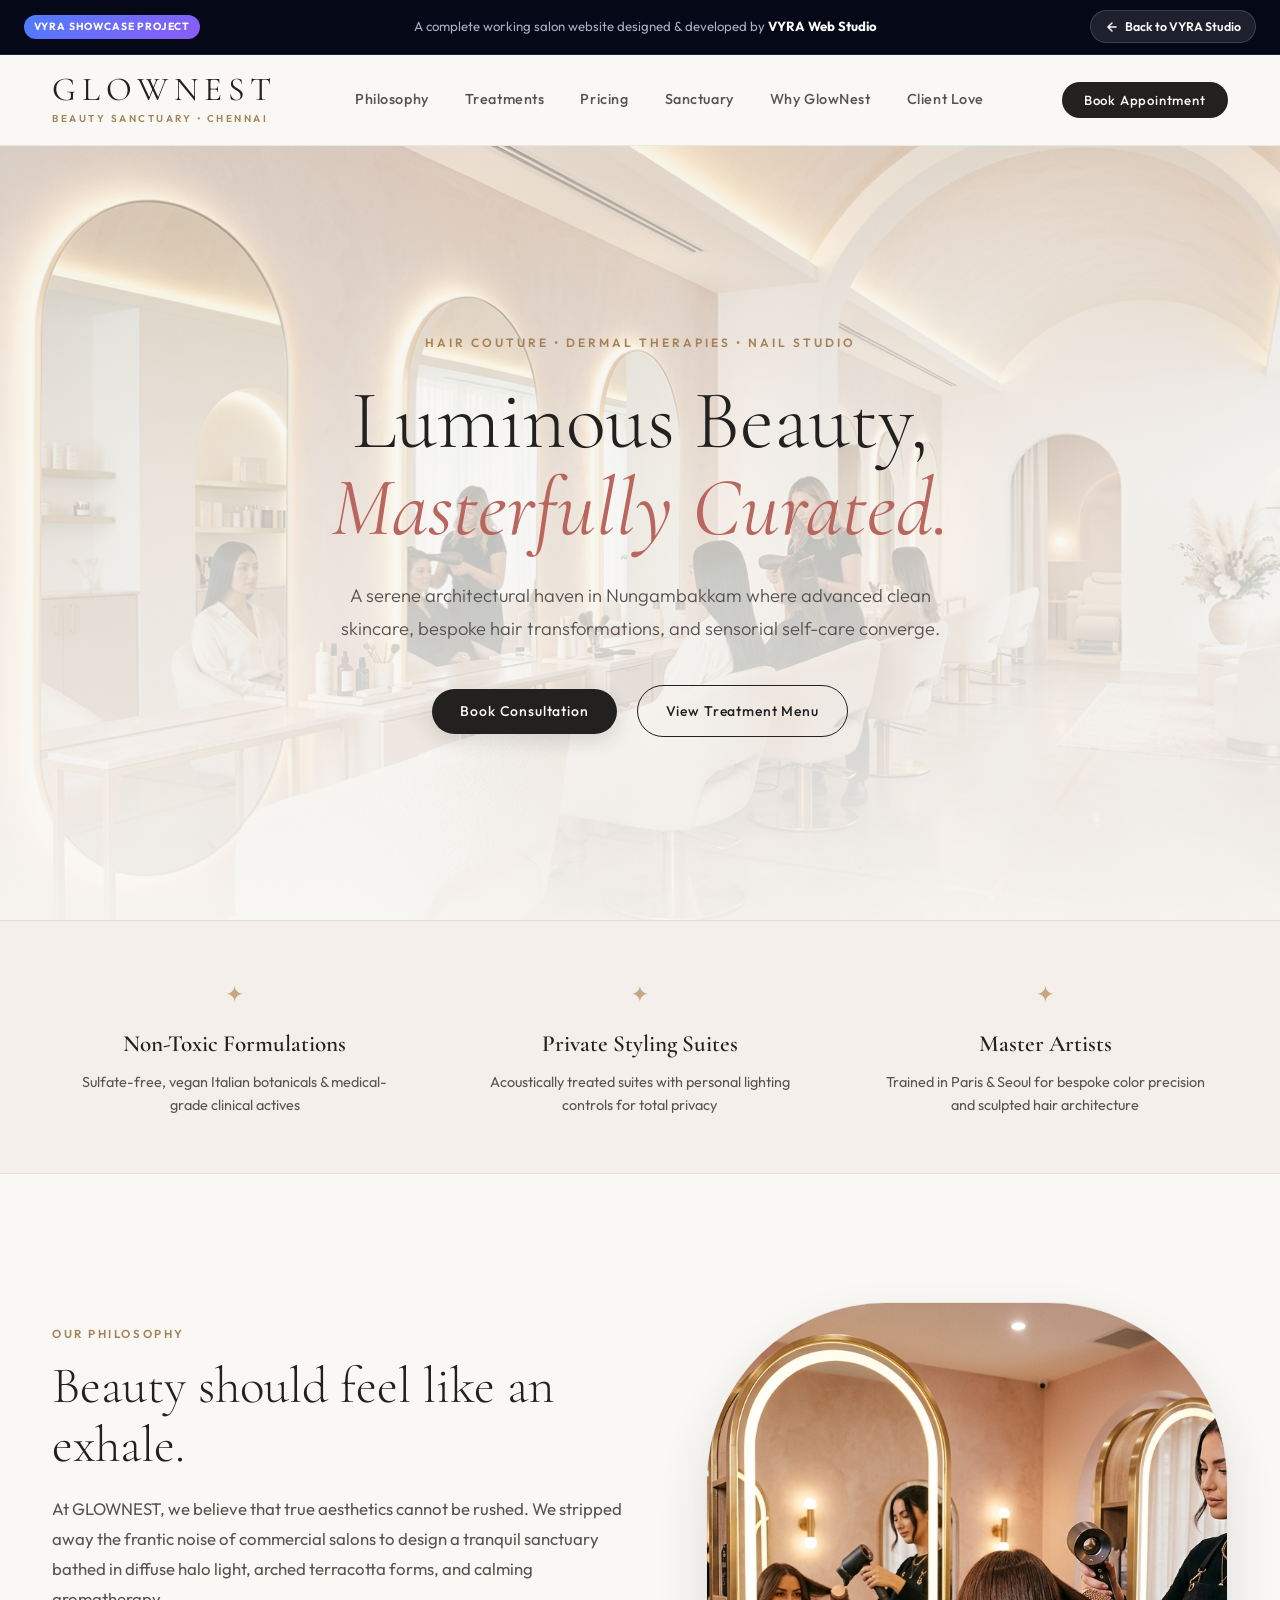
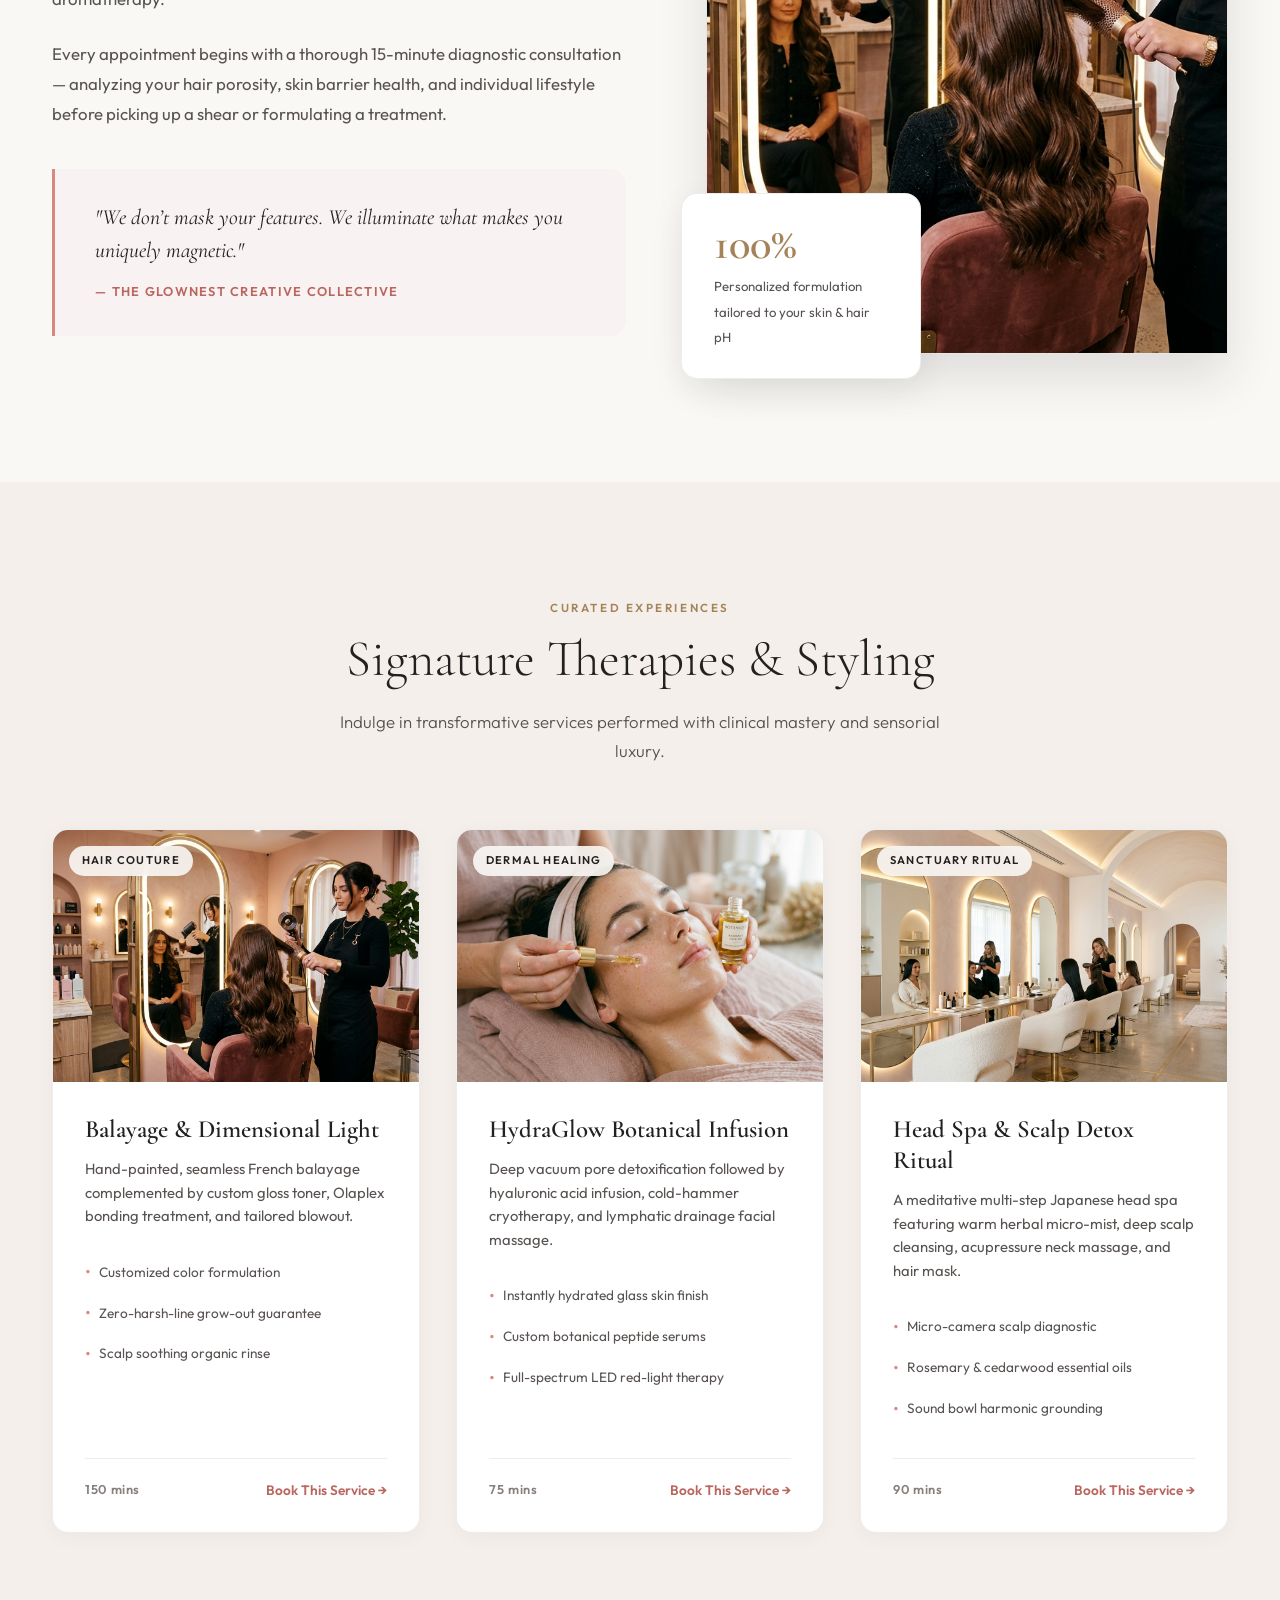
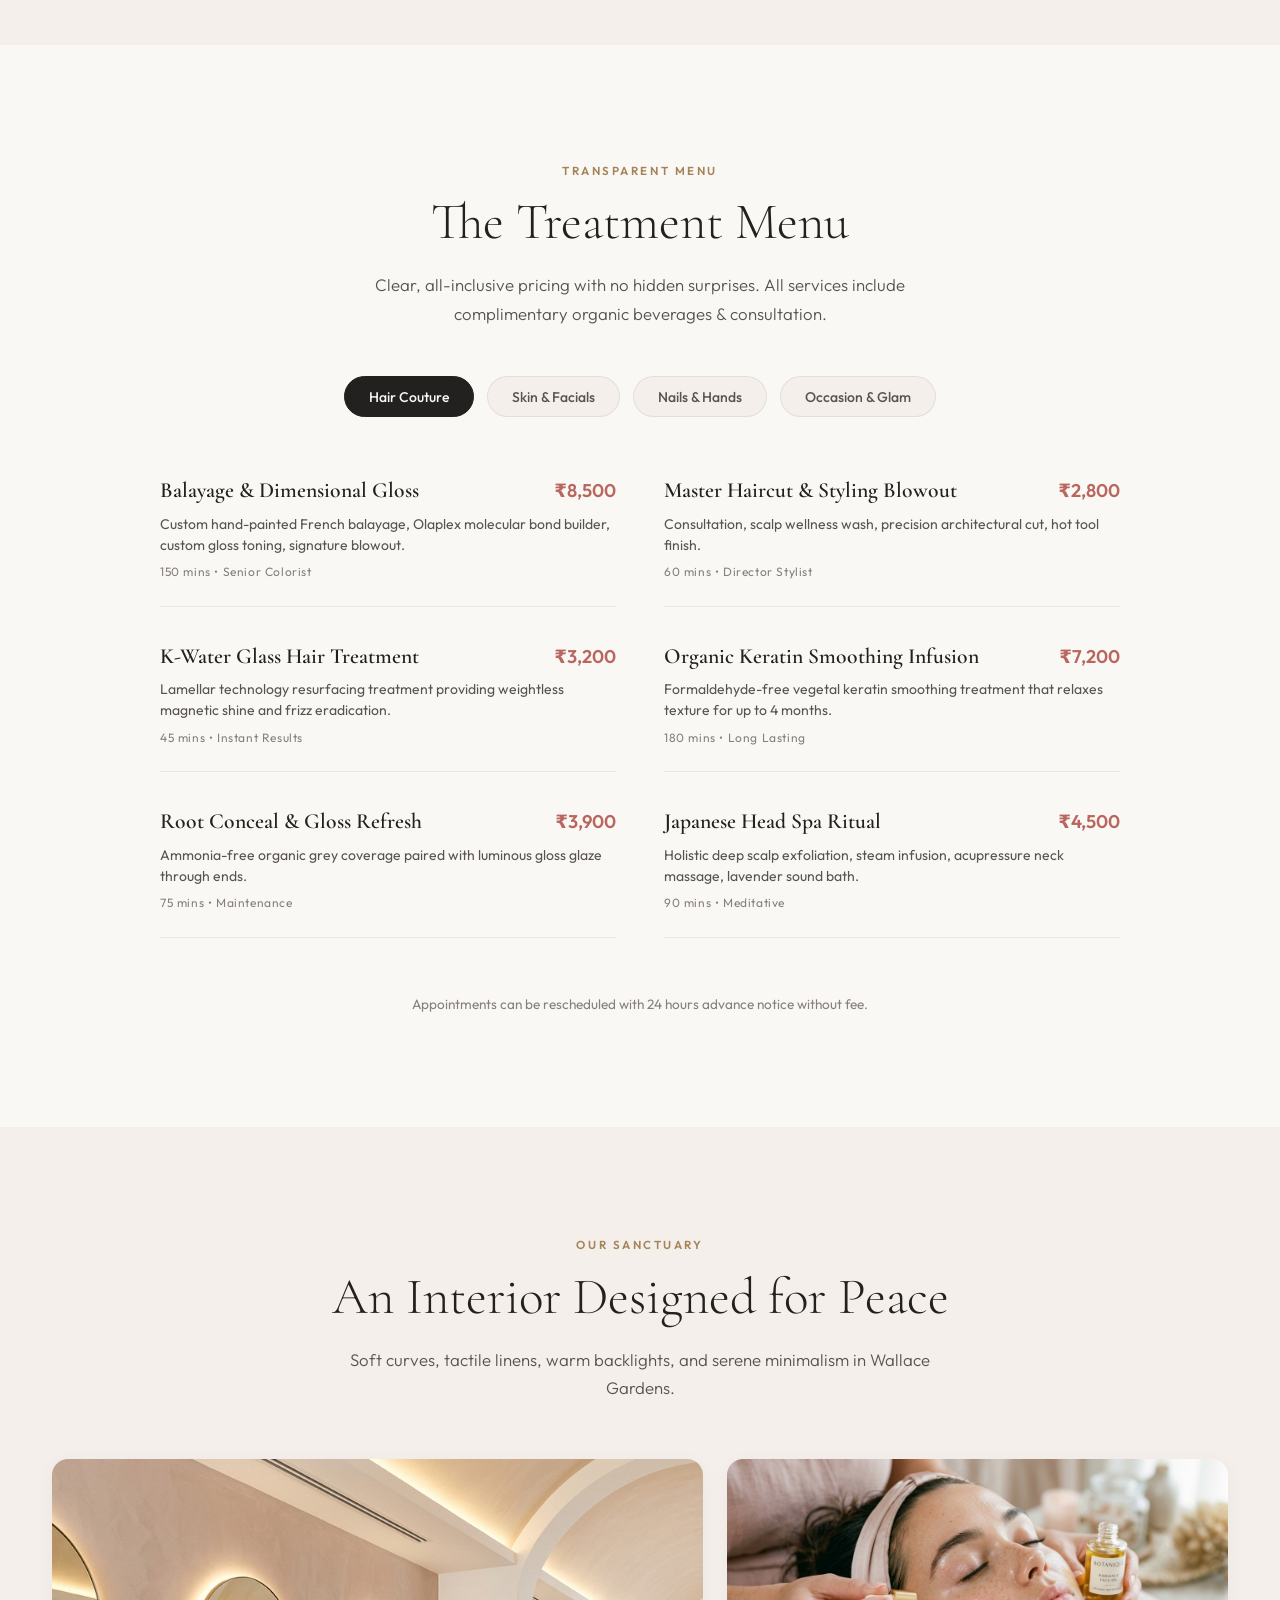
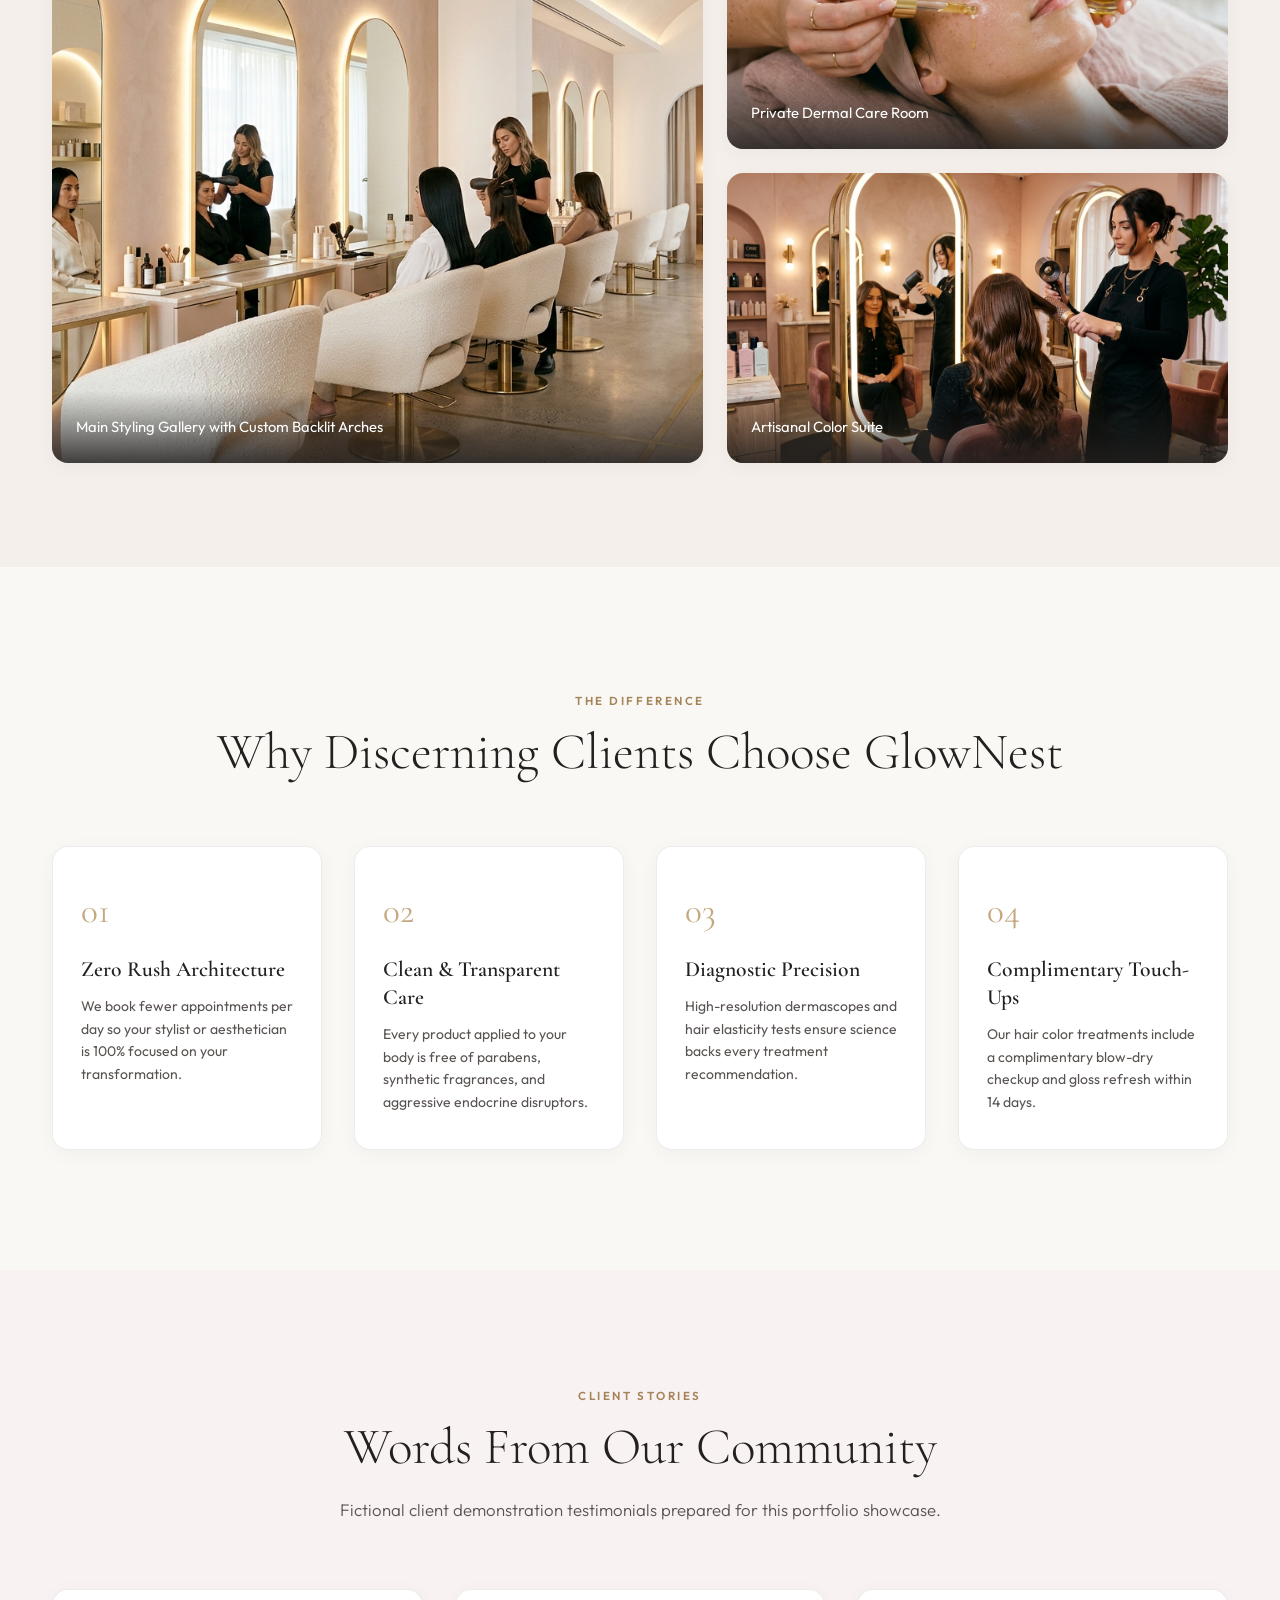
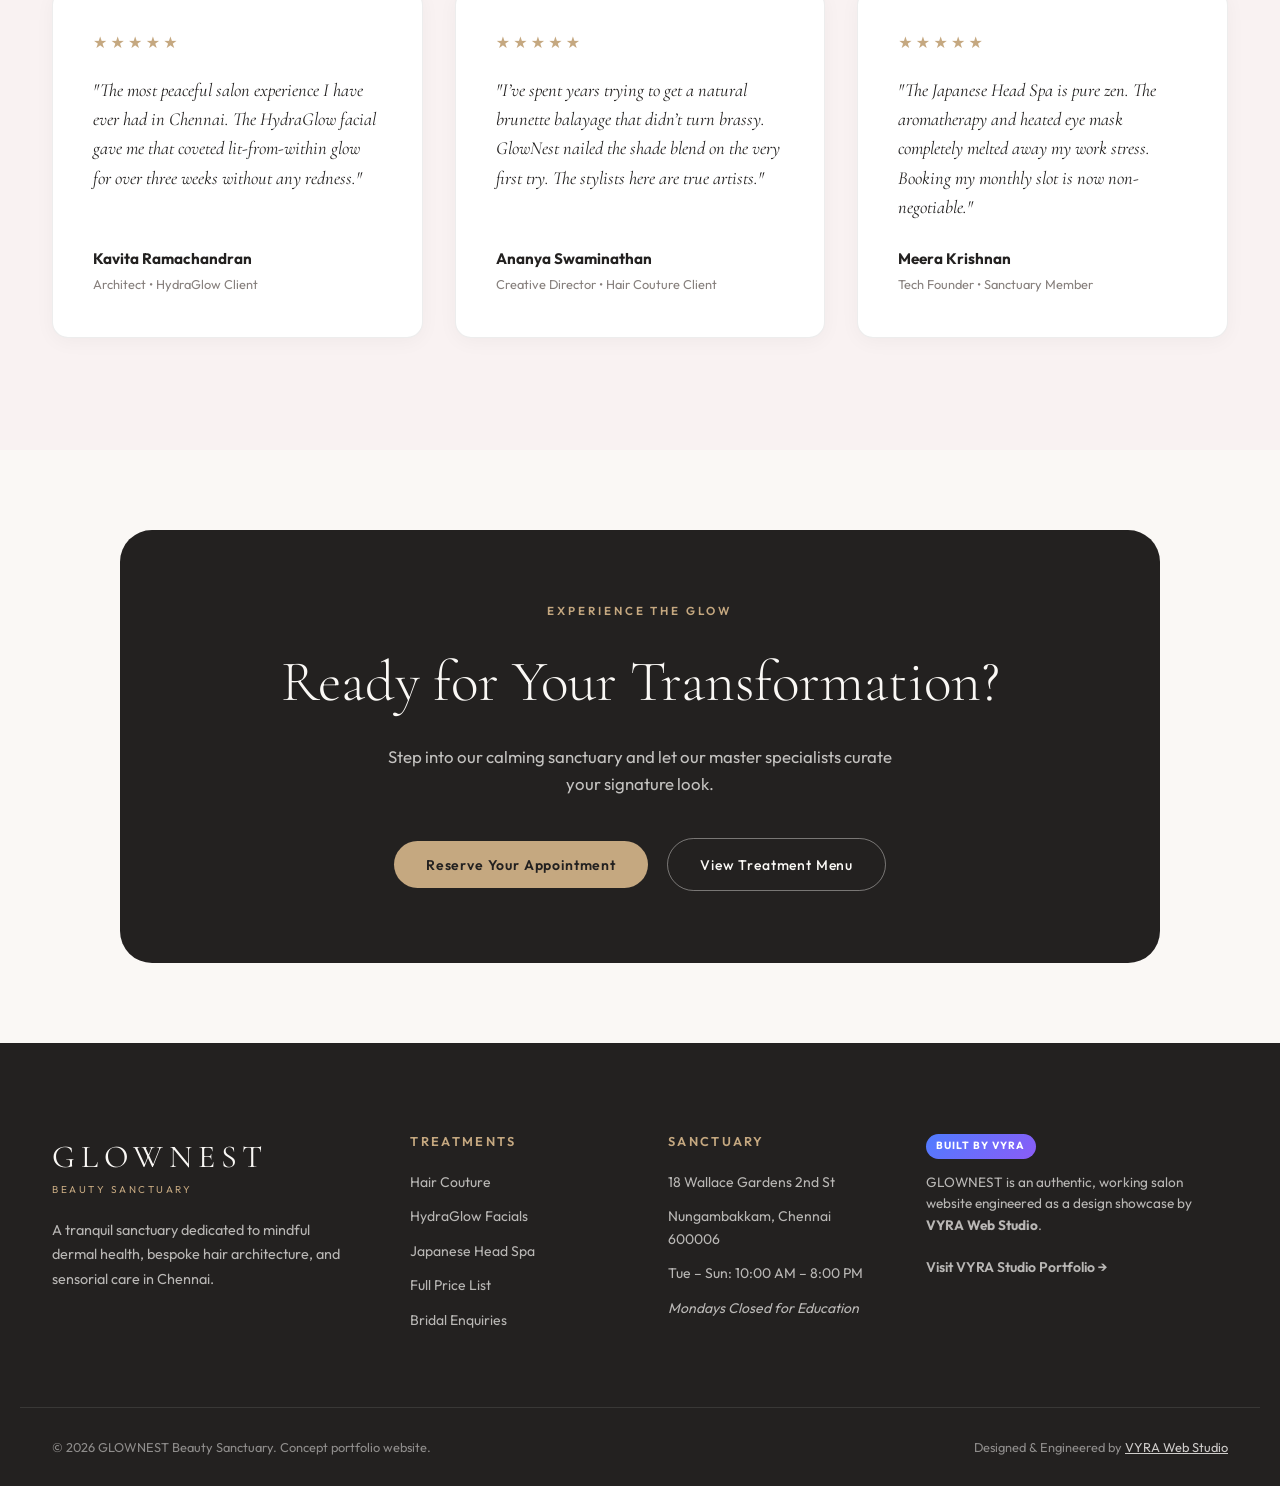
<file: projects/glownest/index.html>
<!DOCTYPE html>
<html lang="en">
<head>
  <meta charset="UTF-8">
  <meta name="viewport" content="width=device-width, initial-scale=1.0">
  <title>GLOWNEST | Luxury Hair Couture & Dermal Sanctuary Chennai</title>
  <meta name="description" content="GLOWNEST is an editorial beauty sanctuary in Chennai offering bespoke hair couture, restorative dermal therapies, and minimalist nail artistry.">
  <link rel="preconnect" href="https://fonts.googleapis.com">
  <link rel="preconnect" href="https://fonts.gstatic.com" crossorigin>
  <link href="https://fonts.googleapis.com/css2?family=Cormorant+Garamond:ital,wght@0,300;0,400;0,600;1,400&family=Outfit:wght@300;400;500;600;700&display=swap" rel="stylesheet">
  <link rel="stylesheet" href="css/style.css">
</head>
<body>

  <!-- VYRA Studio Showcase Banner -->
  <aside class="vyra-showcase-bar" aria-label="Showcase information">
    <div class="vyra-bar-container">
      <span class="vyra-badge">VYRA SHOWCASE PROJECT</span>
      <span class="vyra-bar-text">A complete working salon website designed & developed by <strong>VYRA Web Studio</strong></span>
      <a href="../../index.html" class="vyra-back-btn" id="vyraBackLink">
        <svg width="14" height="14" viewBox="0 0 24 24" fill="none" stroke="currentColor" stroke-width="2.5" stroke-linecap="round" stroke-linejoin="round"><path d="M19 12H5M12 19l-7-7 7-7"/></svg>
        Back to VYRA Studio
      </a>
    </div>
  </aside>

  <!-- Navigation -->
  <header class="site-header" id="mainHeader">
    <div class="nav-container">
      <a href="#" class="brand-logo" aria-label="GLOWNEST Home">
        <span class="brand-name">GLOWNEST</span>
        <span class="brand-sub">BEAUTY SANCTUARY • CHENNAI</span>
      </a>

      <nav class="desktop-nav" aria-label="Main navigation">
        <a href="#about" class="nav-link">Philosophy</a>
        <a href="#services" class="nav-link">Treatments</a>
        <a href="#pricing" class="nav-link">Pricing</a>
        <a href="#gallery" class="nav-link">Sanctuary</a>
        <a href="#why" class="nav-link">Why GlowNest</a>
        <a href="#testimonials" class="nav-link">Client Love</a>
      </nav>

      <div class="nav-actions">
        <button class="btn btn-book" id="openBookModalBtn">Book Appointment</button>
        <button class="mobile-toggle" id="mobileMenuToggle" aria-label="Toggle Navigation">
          <span></span>
          <span></span>
          <span></span>
        </button>
      </div>
    </div>

    <!-- Mobile Drawer -->
    <div class="mobile-drawer" id="mobileDrawer">
      <nav class="mobile-nav-links">
        <a href="#about" class="mobile-link">Philosophy</a>
        <a href="#services" class="mobile-link">Treatments</a>
        <a href="#pricing" class="mobile-link">Pricing</a>
        <a href="#gallery" class="mobile-link">Sanctuary</a>
        <a href="#why" class="mobile-link">Why GlowNest</a>
        <a href="#testimonials" class="mobile-link">Client Love</a>
      </nav>
      <button class="btn btn-book full-width" id="mobileBookBtn">Book Appointment</button>
    </div>
  </header>

  <main>
    <!-- Hero Section -->
    <section class="hero-section">
      <div class="hero-backdrop">
        <img src="assets/hero.jpg" alt="Luxury arched salon interior of GLOWNEST" class="hero-bg-img">
        <div class="hero-overlay"></div>
      </div>
      <div class="hero-content">
        <span class="hero-eyebrow">HAIR COUTURE • DERMAL THERAPIES • NAIL STUDIO</span>
        <h1 class="hero-title">Luminous Beauty,<br><em>Masterfully Curated.</em></h1>
        <p class="hero-lead">
          A serene architectural haven in Nungambakkam where advanced clean skincare, bespoke hair transformations, and sensorial self-care converge.
        </p>
        <div class="hero-cta-group">
          <button class="btn btn-primary" id="heroBookBtn">Book Consultation</button>
          <a href="#pricing" class="btn btn-secondary">View Treatment Menu</a>
        </div>
      </div>
    </section>

    <!-- Key Highlights Strip -->
    <section class="highlights-strip">
      <div class="container strip-grid">
        <div class="strip-card">
          <span class="strip-symbol">✦</span>
          <h4>Non-Toxic Formulations</h4>
          <p>Sulfate-free, vegan Italian botanicals & medical-grade clinical actives</p>
        </div>
        <div class="strip-card">
          <span class="strip-symbol">✦</span>
          <h4>Private Styling Suites</h4>
          <p>Acoustically treated suites with personal lighting controls for total privacy</p>
        </div>
        <div class="strip-card">
          <span class="strip-symbol">✦</span>
          <h4>Master Artists</h4>
          <p>Trained in Paris & Seoul for bespoke color precision and sculpted hair architecture</p>
        </div>
      </div>
    </section>

    <!-- Philosophy / About -->
    <section class="about-section" id="about">
      <div class="container about-grid">
        <div class="about-text-content">
          <span class="section-tag">OUR PHILOSOPHY</span>
          <h2 class="section-title">Beauty should feel like an exhale.</h2>
          <p class="section-body">
            At GLOWNEST, we believe that true aesthetics cannot be rushed. We stripped away the frantic noise of commercial salons to design a tranquil sanctuary bathed in diffuse halo light, arched terracotta forms, and calming aromatherapy.
          </p>
          <p class="section-body">
            Every appointment begins with a thorough 15-minute diagnostic consultation — analyzing your hair porosity, skin barrier health, and individual lifestyle before picking up a shear or formulating a treatment.
          </p>

          <div class="quote-card">
            <blockquote>
              "We don’t mask your features. We illuminate what makes you uniquely magnetic."
            </blockquote>
            <span class="quote-author">— The GlowNest Creative Collective</span>
          </div>
        </div>

        <div class="about-visual-group">
          <div class="main-image-wrap">
            <img src="assets/hair.jpg" alt="Master hair stylist working on luscious brunette waves" loading="lazy">
          </div>
          <div class="accent-badge-box">
            <span class="badge-num">100%</span>
            <span class="badge-label">Personalized formulation tailored to your skin & hair pH</span>
          </div>
        </div>
      </div>
    </section>

    <!-- Curated Services -->
    <section class="services-section" id="services">
      <div class="container">
        <div class="section-head text-center">
          <span class="section-tag">CURATED EXPERIENCES</span>
          <h2 class="section-title">Signature Therapies & Styling</h2>
          <p class="section-sub">Indulge in transformative services performed with clinical mastery and sensorial luxury.</p>
        </div>

        <div class="services-carousel-grid">
          <!-- Service 1: Hair -->
          <article class="service-card">
            <div class="service-media">
              <img src="assets/hair.jpg" alt="Editorial hair coloring and styling" loading="lazy">
              <span class="service-category-tag">HAIR COUTURE</span>
            </div>
            <div class="service-details">
              <h3>Balayage & Dimensional Light</h3>
              <p>Hand-painted, seamless French balayage complemented by custom gloss toner, Olaplex bonding treatment, and tailored blowout.</p>
              <ul class="service-features">
                <li>Customized color formulation</li>
                <li>Zero-harsh-line grow-out guarantee</li>
                <li>Scalp soothing organic rinse</li>
              </ul>
              <div class="service-footer">
                <span class="service-duration">150 mins</span>
                <button class="btn-text-link book-trigger" data-service="Balayage & Dimensional Light">Book This Service →</button>
              </div>
            </div>
          </article>

          <!-- Service 2: Skin -->
          <article class="service-card">
            <div class="service-media">
              <img src="assets/skin.jpg" alt="Client receiving dewy botanical facial treatment" loading="lazy">
              <span class="service-category-tag">DERMAL HEALING</span>
            </div>
            <div class="service-details">
              <h3>HydraGlow Botanical Infusion</h3>
              <p>Deep vacuum pore detoxification followed by hyaluronic acid infusion, cold-hammer cryotherapy, and lymphatic drainage facial massage.</p>
              <ul class="service-features">
                <li>Instantly hydrated glass skin finish</li>
                <li>Custom botanical peptide serums</li>
                <li>Full-spectrum LED red-light therapy</li>
              </ul>
              <div class="service-footer">
                <span class="service-duration">75 mins</span>
                <button class="btn-text-link book-trigger" data-service="HydraGlow Botanical Infusion">Book This Service →</button>
              </div>
            </div>
          </article>

          <!-- Service 3: Sanctuary Experience -->
          <article class="service-card">
            <div class="service-media">
              <img src="assets/hero.jpg" alt="GlowNest arched private treatment suite" loading="lazy">
              <span class="service-category-tag">SANCTUARY RITUAL</span>
            </div>
            <div class="service-details">
              <h3>Head Spa & Scalp Detox Ritual</h3>
              <p>A meditative multi-step Japanese head spa featuring warm herbal micro-mist, deep scalp cleansing, acupressure neck massage, and hair mask.</p>
              <ul class="service-features">
                <li>Micro-camera scalp diagnostic</li>
                <li>Rosemary & cedarwood essential oils</li>
                <li>Sound bowl harmonic grounding</li>
              </ul>
              <div class="service-footer">
                <span class="service-duration">90 mins</span>
                <button class="btn-text-link book-trigger" data-service="Head Spa & Scalp Detox Ritual">Book This Service →</button>
              </div>
            </div>
          </article>
        </div>
      </div>
    </section>

    <!-- Transparent Pricing Menu -->
    <section class="pricing-section" id="pricing">
      <div class="container">
        <div class="section-head text-center">
          <span class="section-tag">TRANSPARENT MENU</span>
          <h2 class="section-title">The Treatment Menu</h2>
          <p class="section-sub">Clear, all-inclusive pricing with no hidden surprises. All services include complimentary organic beverages & consultation.</p>

          <div class="pricing-tabs" role="tablist">
            <button class="pricing-tab active" data-tab="hair" role="tab" aria-selected="true">Hair Couture</button>
            <button class="pricing-tab" data-tab="skin" role="tab" aria-selected="false">Skin & Facials</button>
            <button class="pricing-tab" data-tab="nails" role="tab" aria-selected="false">Nails & Hands</button>
            <button class="pricing-tab" data-tab="bridal" role="tab" aria-selected="false">Occasion & Glam</button>
          </div>
        </div>

        <div class="pricing-table-wrap" id="pricingContainer">
          <!-- Populated via script.js -->
        </div>

        <div class="pricing-note text-center">
          <p>Appointments can be rescheduled with 24 hours advance notice without fee.</p>
        </div>
      </div>
    </section>

    <!-- Sanctuary Gallery -->
    <section class="gallery-section" id="gallery">
      <div class="container">
        <div class="section-head text-center">
          <span class="section-tag">OUR SANCTUARY</span>
          <h2 class="section-title">An Interior Designed for Peace</h2>
          <p class="section-sub">Soft curves, tactile linens, warm backlights, and serene minimalism in Wallace Gardens.</p>
        </div>

        <div class="gallery-mosaic">
          <div class="mosaic-tile large-tile">
            <img src="assets/hero.jpg" alt="Main styling stations with arch backlit mirrors" loading="lazy">
            <div class="tile-caption">Main Styling Gallery with Custom Backlit Arches</div>
          </div>
          <div class="mosaic-tile">
            <img src="assets/skin.jpg" alt="Dermal therapy room at GlowNest" loading="lazy">
            <div class="tile-caption">Private Dermal Care Room</div>
          </div>
          <div class="mosaic-tile">
            <img src="assets/hair.jpg" alt="Master colorist blending fine balayage" loading="lazy">
            <div class="tile-caption">Artisanal Color Suite</div>
          </div>
        </div>
      </div>
    </section>

    <!-- Why GlowNest -->
    <section class="why-section" id="why">
      <div class="container">
        <div class="section-head text-center">
          <span class="section-tag">THE DIFFERENCE</span>
          <h2 class="section-title">Why Discerning Clients Choose GlowNest</h2>
        </div>

        <div class="why-grid">
          <div class="why-card">
            <span class="card-count">01</span>
            <h3>Zero Rush Architecture</h3>
            <p>We book fewer appointments per day so your stylist or aesthetician is 100% focused on your transformation.</p>
          </div>

          <div class="why-card">
            <span class="card-count">02</span>
            <h3>Clean & Transparent Care</h3>
            <p>Every product applied to your body is free of parabens, synthetic fragrances, and aggressive endocrine disruptors.</p>
          </div>

          <div class="why-card">
            <span class="card-count">03</span>
            <h3>Diagnostic Precision</h3>
            <p>High-resolution dermascopes and hair elasticity tests ensure science backs every treatment recommendation.</p>
          </div>

          <div class="why-card">
            <span class="card-count">04</span>
            <h3>Complimentary Touch-Ups</h3>
            <p>Our hair color treatments include a complimentary blow-dry checkup and gloss refresh within 14 days.</p>
          </div>
        </div>
      </div>
    </section>

    <!-- Client Testimonials (Clearly Demo) -->
    <section class="testimonials-section" id="testimonials">
      <div class="container">
        <div class="section-head text-center">
          <span class="section-tag">CLIENT STORIES</span>
          <h2 class="section-title">Words From Our Community</h2>
          <p class="section-sub">Fictional client demonstration testimonials prepared for this portfolio showcase.</p>
        </div>

        <div class="testimonials-grid">
          <div class="testimonial-bubble">
            <div class="stars">★★★★★</div>
            <p class="review-text">
              "The most peaceful salon experience I have ever had in Chennai. The HydraGlow facial gave me that coveted lit-from-within glow for over three weeks without any redness."
            </p>
            <div class="client-meta">
              <strong>Kavita Ramachandran</strong>
              <span>Architect • HydraGlow Client</span>
            </div>
          </div>

          <div class="testimonial-bubble">
            <div class="stars">★★★★★</div>
            <p class="review-text">
              "I’ve spent years trying to get a natural brunette balayage that didn’t turn brassy. GlowNest nailed the shade blend on the very first try. The stylists here are true artists."
            </p>
            <div class="client-meta">
              <strong>Ananya Swaminathan</strong>
              <span>Creative Director • Hair Couture Client</span>
            </div>
          </div>

          <div class="testimonial-bubble">
            <div class="stars">★★★★★</div>
            <p class="review-text">
              "The Japanese Head Spa is pure zen. The aromatherapy and heated eye mask completely melted away my work stress. Booking my monthly slot is now non-negotiable."
            </p>
            <div class="client-meta">
              <strong>Meera Krishnan</strong>
              <span>Tech Founder • Sanctuary Member</span>
            </div>
          </div>
        </div>
      </div>
    </section>

    <!-- Booking CTA Banner -->
    <section class="cta-banner-section">
      <div class="container">
        <div class="cta-inner-card">
          <span class="cta-mini-tag">EXPERIENCE THE GLOW</span>
          <h2>Ready for Your Transformation?</h2>
          <p>Step into our calming sanctuary and let our master specialists curate your signature look.</p>
          <div class="cta-buttons">
            <button class="btn btn-primary-dark" id="bottomBookBtn">Reserve Your Appointment</button>
            <a href="#pricing" class="btn btn-secondary-light">View Treatment Menu</a>
          </div>
        </div>
      </div>
    </section>
  </main>

  <!-- Appointment Booking Modal -->
  <div class="modal-overlay" id="bookingModal" aria-hidden="true" role="dialog">
    <div class="modal-card">
      <button class="modal-close" id="closeModalBtn" aria-label="Close dialog">&times;</button>
      <span class="modal-tag">GLOWNEST CONCIERGE</span>
      <h3 class="modal-title">Book an Appointment</h3>
      <p class="modal-sub">Select your desired treatments and preferred timing. We will confirm promptly.</p>

      <form id="appointmentForm" class="appointment-form">
        <div class="form-group">
          <label for="clientName">Full Name</label>
          <input type="text" id="clientName" required placeholder="Nivedita Raman">
        </div>

        <div class="form-row">
          <div class="form-group">
            <label for="clientPhone">Phone Number</label>
            <input type="tel" id="clientPhone" required placeholder="+91 98400 12345">
          </div>
          <div class="form-group">
            <label for="treatmentSelect">Desired Service</label>
            <select id="treatmentSelect">
              <option value="Balayage & Dimensional Light">Balayage & Color</option>
              <option value="HydraGlow Botanical Infusion">HydraGlow Facial</option>
              <option value="Head Spa & Scalp Detox">Japanese Head Spa</option>
              <option value="Signature Hair Cut & Blowout">Master Haircut & Blowout</option>
              <option value="Japanese Gel Manicure">Japanese Gel Manicure</option>
              <option value="Bridal Consultation">Bridal Consultation</option>
            </select>
          </div>
        </div>

        <div class="form-row">
          <div class="form-group">
            <label for="bookDate">Preferred Date</label>
            <input type="date" id="bookDate" required>
          </div>
          <div class="form-group">
            <label for="bookTime">Preferred Slot</label>
            <select id="bookTime">
              <option>10:00 AM (Morning Quiet)</option>
              <option selected>1:00 PM (Midday)</option>
              <option>3:30 PM (Afternoon)</option>
              <option>5:30 PM (Evening Twilight)</option>
            </select>
          </div>
        </div>

        <div class="form-group">
          <label for="specialNotes">Specific stylist preference or notes</label>
          <input type="text" id="specialNotes" placeholder="e.g. Sensitive scalp, requested stylist Priya">
        </div>

        <button type="submit" class="btn btn-submit full-width">Confirm Demo Appointment</button>
      </form>

      <div id="bookingSuccess" class="booking-success hidden">
        <div class="success-mark">✓</div>
        <h4>Demo Booking Requested!</h4>
        <p>This is an interactive demonstration showcase engineered by <strong>VYRA Web Studio</strong>. No real salon appointment was booked.</p>
      </div>
    </div>
  </div>

  <!-- Footer -->
  <footer class="glownest-footer">
    <div class="container footer-grid">
      <div class="footer-col-main">
        <span class="f-logo">GLOWNEST</span>
        <span class="f-sub">BEAUTY SANCTUARY</span>
        <p>A tranquil sanctuary dedicated to mindful dermal health, bespoke hair architecture, and sensorial care in Chennai.</p>
      </div>

      <div class="footer-col">
        <h4>Treatments</h4>
        <a href="#services">Hair Couture</a>
        <a href="#services">HydraGlow Facials</a>
        <a href="#services">Japanese Head Spa</a>
        <a href="#pricing">Full Price List</a>
        <a href="#pricing">Bridal Enquiries</a>
      </div>

      <div class="footer-col">
        <h4>Sanctuary</h4>
        <p>18 Wallace Gardens 2nd St</p>
        <p>Nungambakkam, Chennai 600006</p>
        <p>Tue – Sun: 10:00 AM – 8:00 PM</p>
        <p><em>Mondays Closed for Education</em></p>
      </div>

      <div class="footer-col vyra-col">
        <span class="vyra-pill">BUILT BY VYRA</span>
        <p>GLOWNEST is an authentic, working salon website engineered as a design showcase by <strong>VYRA Web Studio</strong>.</p>
        <a href="../../index.html" class="vyra-footer-cta">
          Visit VYRA Studio Portfolio →
        </a>
      </div>
    </div>

    <div class="footer-copyright">
      <div class="container copyright-row">
        <p>© 2026 GLOWNEST Beauty Sanctuary. Concept portfolio website.</p>
        <p>Designed & Engineered by <a href="../../index.html">VYRA Web Studio</a></p>
      </div>
    </div>
  </footer>

  <script src="js/script.js"></script>
</body>
</html>
</file>
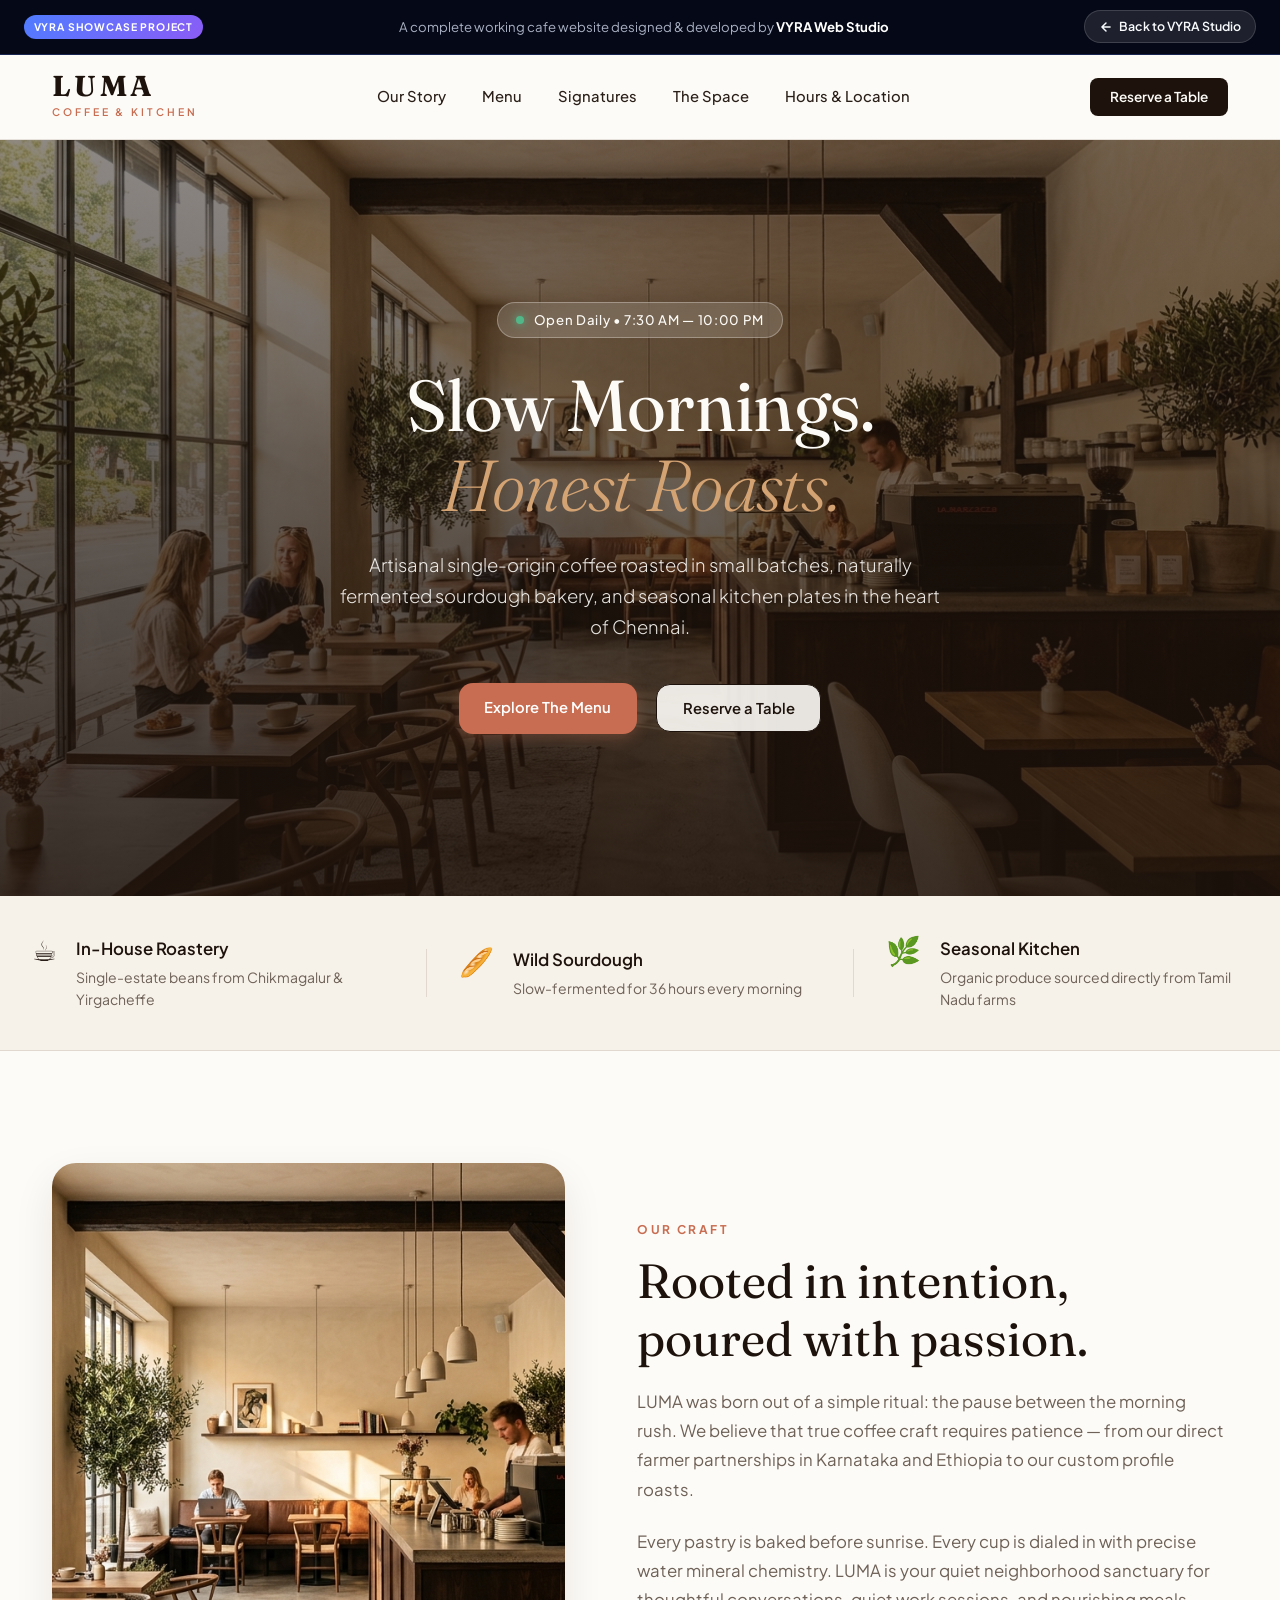
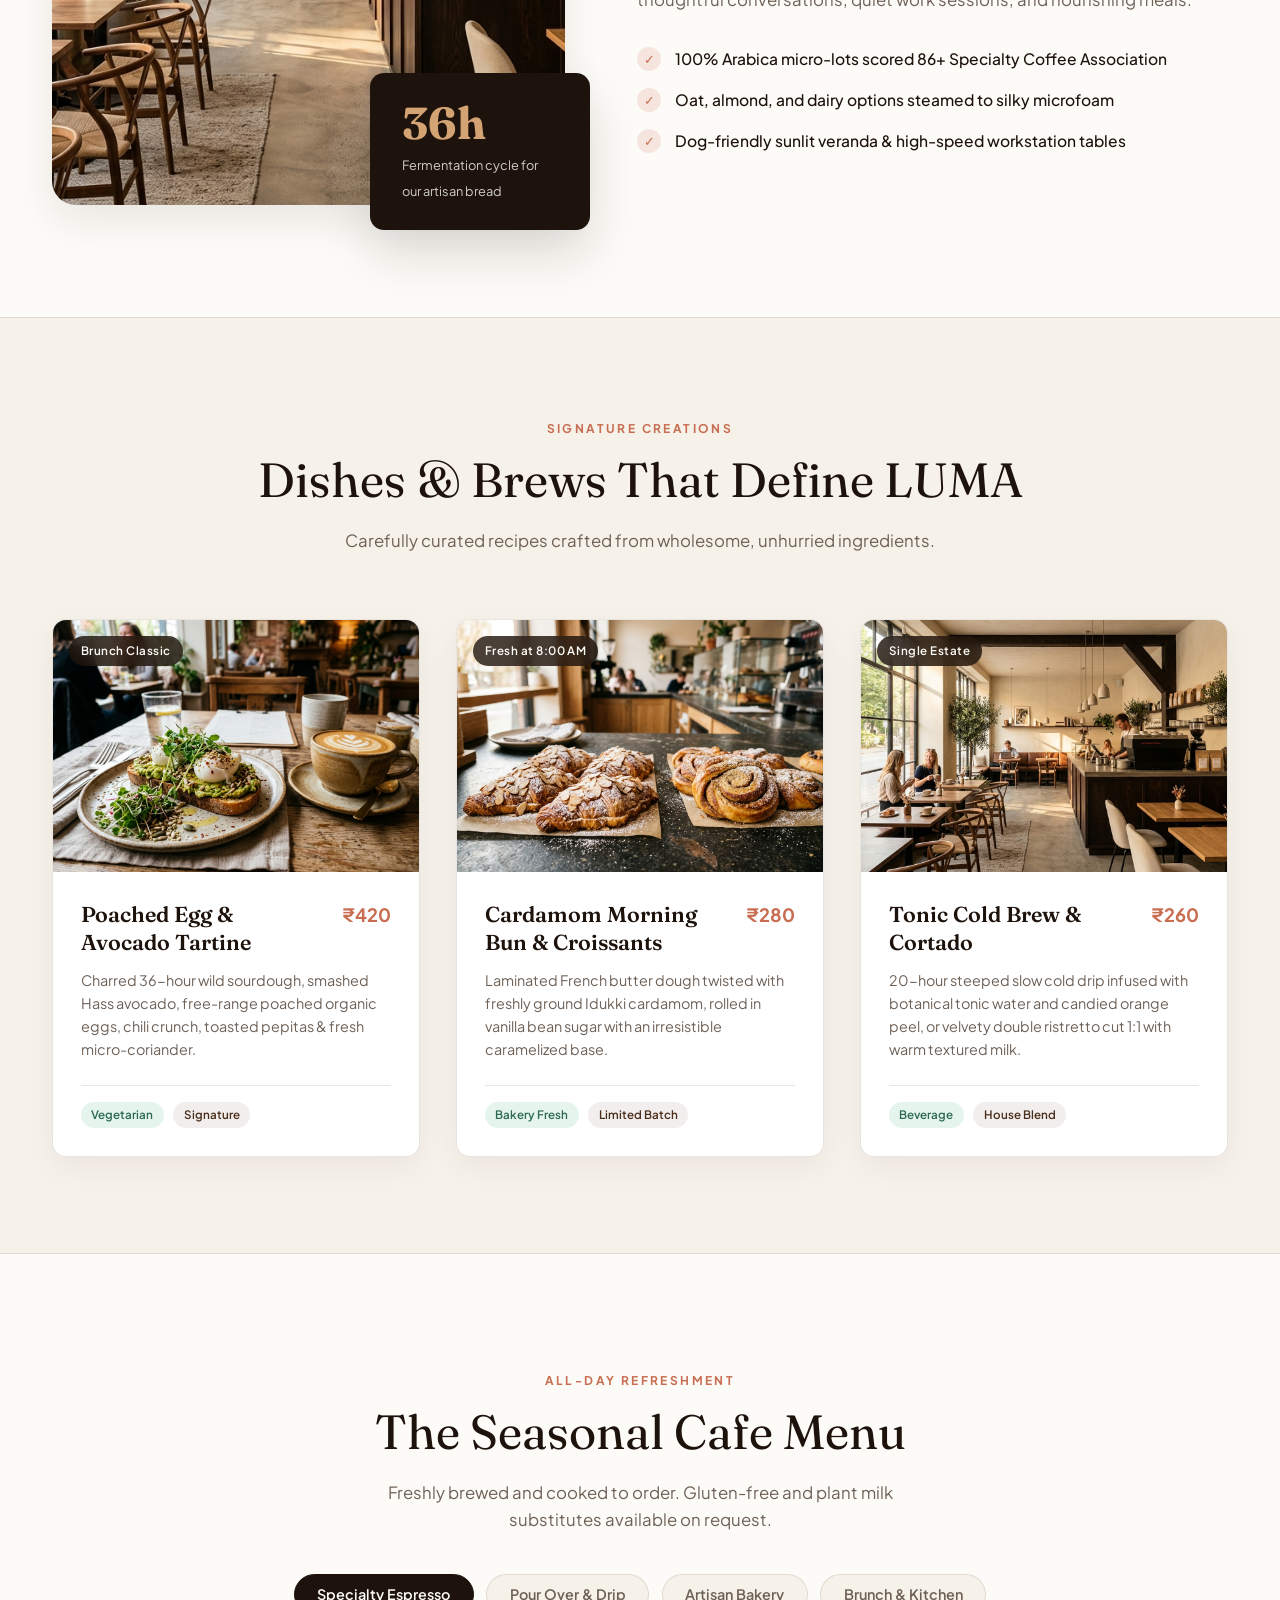
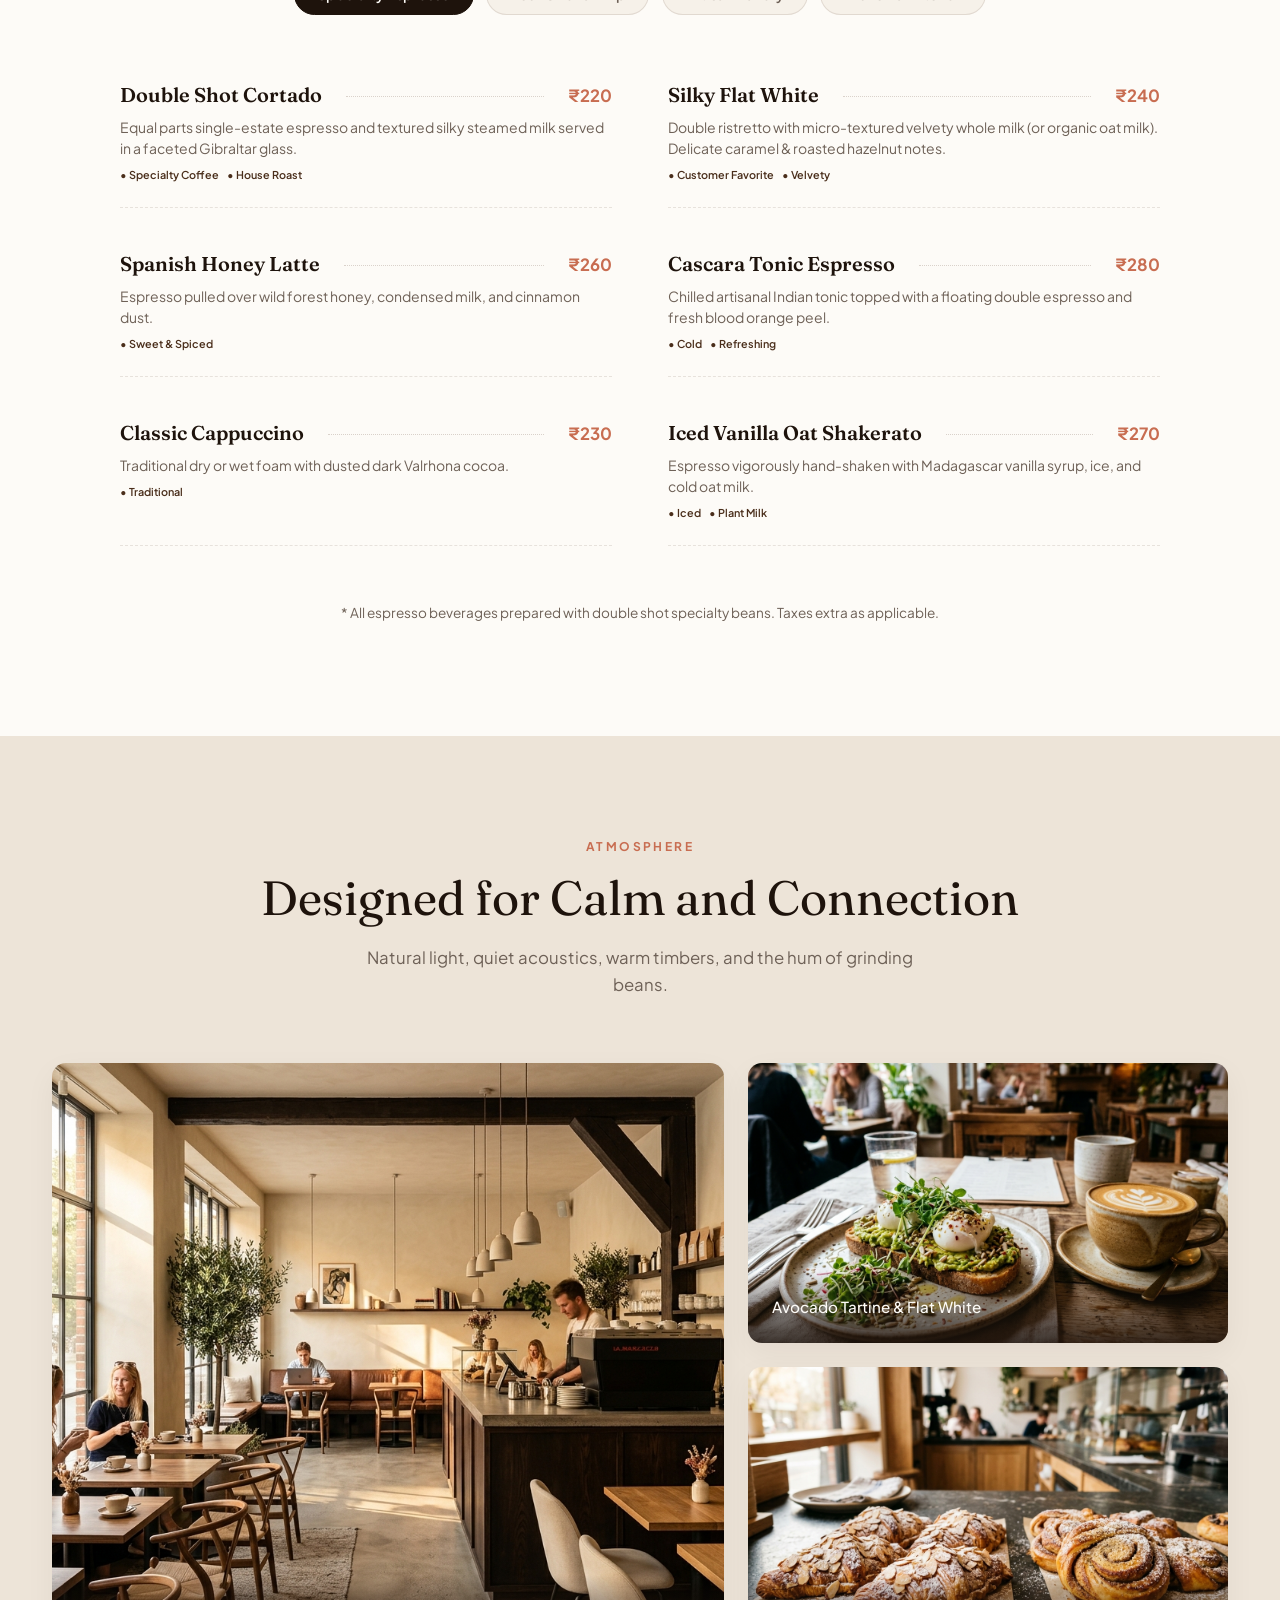
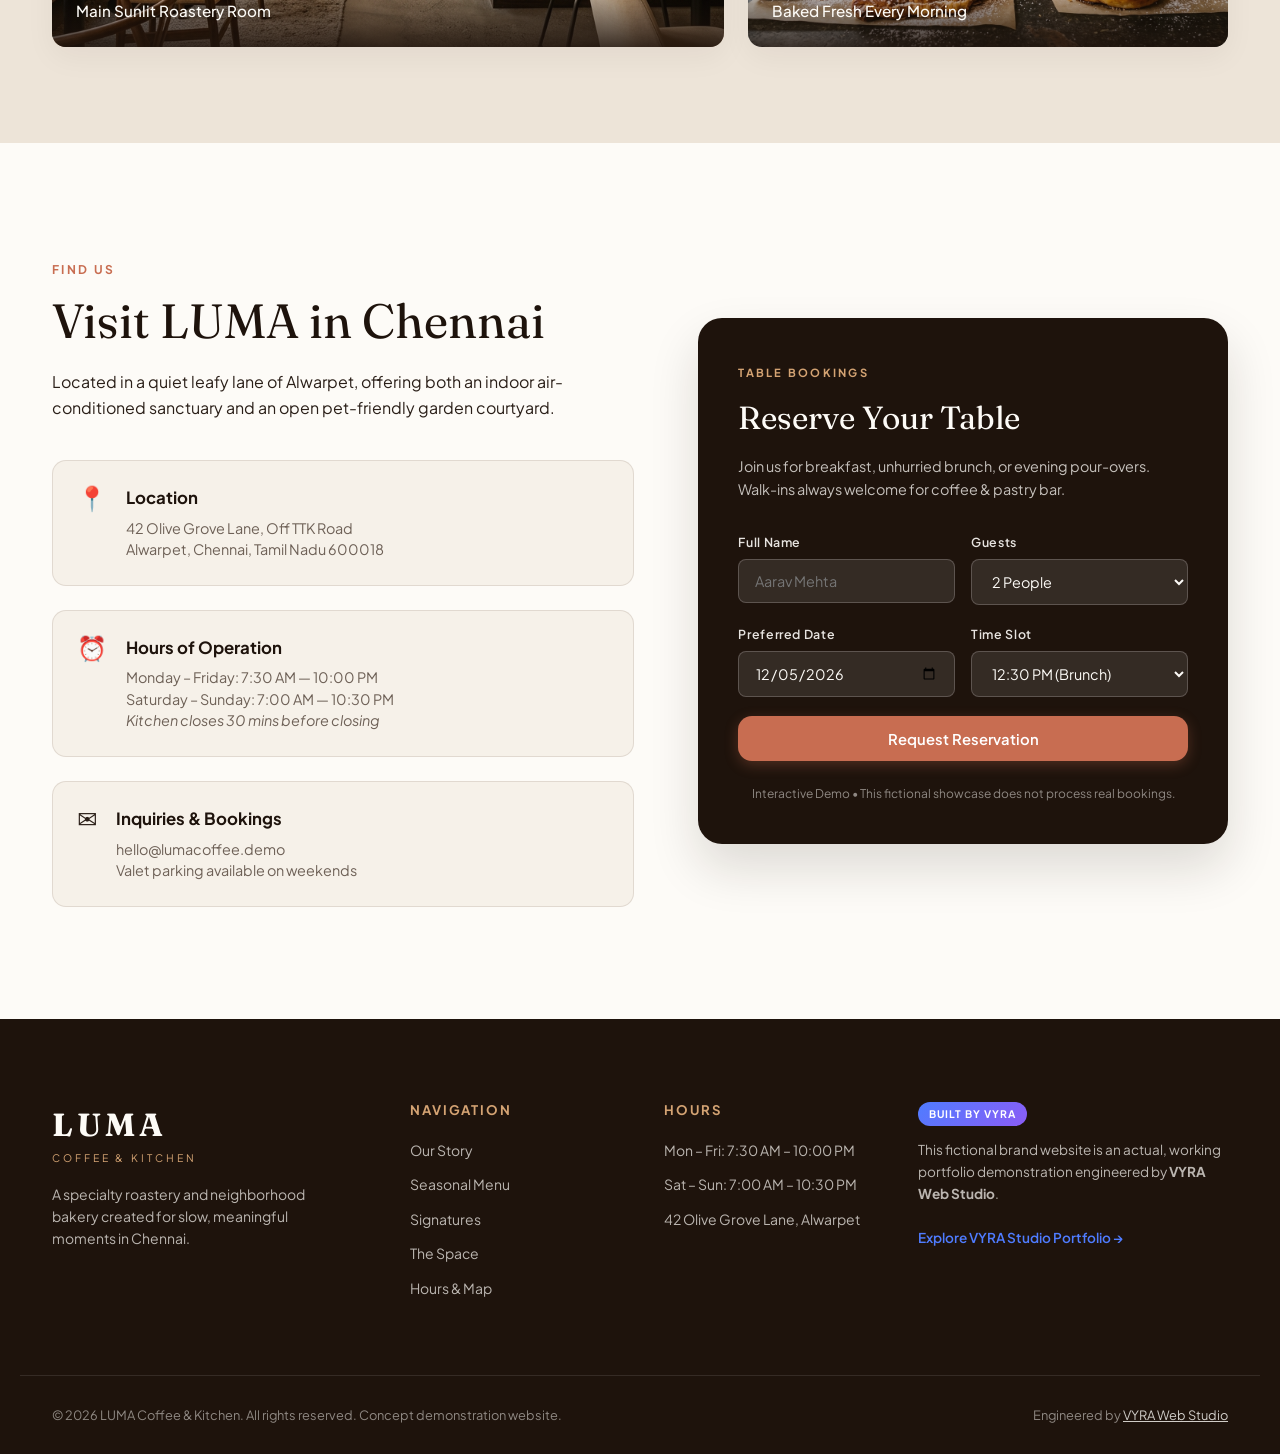
<file: projects/luma/index.html>
<!DOCTYPE html>
<html lang="en">
<head>
  <meta charset="UTF-8">
  <meta name="viewport" content="width=device-width, initial-scale=1.0">
  <title>LUMA Coffee & Kitchen | Specialty Roastery & Artisanal Brunch</title>
  <meta name="description" content="LUMA Coffee & Kitchen is a specialty roastery and artisanal brunch kitchen in Chennai. Single-origin roasts, wild sourdough, and slow mornings.">
  <link rel="preconnect" href="https://fonts.googleapis.com">
  <link rel="preconnect" href="https://fonts.gstatic.com" crossorigin>
  <link href="https://fonts.googleapis.com/css2?family=Fraunces:ital,opsz,wght@0,9..144,300..700;1,9..144,400&family=Plus+Jakarta+Sans:wght@300;400;500;600;700&display=swap" rel="stylesheet">
  <link rel="stylesheet" href="css/style.css">
</head>
<body>

  <!-- VYRA Studio Showcase Banner -->
  <aside class="vyra-showcase-bar" aria-label="Showcase information">
    <div class="vyra-bar-container">
      <span class="vyra-badge">VYRA SHOWCASE PROJECT</span>
      <span class="vyra-bar-text">A complete working cafe website designed & developed by <strong>VYRA Web Studio</strong></span>
      <a href="../../index.html" class="vyra-back-btn" id="vyraBackLink">
        <svg width="14" height="14" viewBox="0 0 24 24" fill="none" stroke="currentColor" stroke-width="2.5" stroke-linecap="round" stroke-linejoin="round"><path d="M19 12H5M12 19l-7-7 7-7"/></svg>
        Back to VYRA Studio
      </a>
    </div>
  </aside>

  <!-- Navigation -->
  <header class="site-header" id="mainHeader">
    <div class="nav-container">
      <a href="#" class="brand-logo" aria-label="LUMA Home">
        <span class="brand-name">LUMA</span>
        <span class="brand-sub">COFFEE & KITCHEN</span>
      </a>

      <nav class="desktop-nav" aria-label="Main menu">
        <a href="#about" class="nav-link">Our Story</a>
        <a href="#menu" class="nav-link">Menu</a>
        <a href="#featured" class="nav-link">Signatures</a>
        <a href="#gallery" class="nav-link">The Space</a>
        <a href="#visit" class="nav-link">Hours & Location</a>
      </nav>

      <div class="nav-actions">
        <button class="btn btn-reserve" id="openReserveModalBtn">Reserve a Table</button>
        <button class="mobile-toggle" id="mobileMenuToggle" aria-label="Toggle Navigation">
          <span></span>
          <span></span>
          <span></span>
        </button>
      </div>
    </div>

    <!-- Mobile Drawer -->
    <div class="mobile-menu-drawer" id="mobileDrawer">
      <nav class="mobile-nav-links">
        <a href="#about" class="mobile-link">Our Story</a>
        <a href="#menu" class="mobile-link">Menu</a>
        <a href="#featured" class="mobile-link">Signatures</a>
        <a href="#gallery" class="mobile-link">The Space</a>
        <a href="#visit" class="mobile-link">Hours & Location</a>
      </nav>
      <button class="btn btn-reserve full-width" id="mobileReserveBtn">Reserve a Table</button>
    </div>
  </header>

  <main>
    <!-- Hero Section -->
    <section class="hero-section">
      <div class="hero-backdrop">
        <img src="assets/hero.jpg" alt="Warm artisanal interior of LUMA Coffee & Kitchen" class="hero-bg-img">
        <div class="hero-overlay"></div>
      </div>
      <div class="hero-content">
        <div class="hero-pill">
          <span class="status-dot"></span>
          <span>Open Daily • 7:30 AM — 10:00 PM</span>
        </div>
        <h1 class="hero-title">Slow Mornings.<br><em>Honest Roasts.</em></h1>
        <p class="hero-lead">
          Artisanal single-origin coffee roasted in small batches, naturally fermented sourdough bakery, and seasonal kitchen plates in the heart of Chennai.
        </p>
        <div class="hero-cta-group">
          <a href="#menu" class="btn btn-primary">Explore The Menu</a>
          <button class="btn btn-secondary" id="heroReserveBtn">Reserve a Table</button>
        </div>
      </div>
    </section>

    <!-- Quick Info Bar -->
    <section class="quick-strip">
      <div class="strip-container">
        <div class="strip-item">
          <span class="strip-icon">☕</span>
          <div>
            <strong>In-House Roastery</strong>
            <p>Single-estate beans from Chikmagalur & Yirgacheffe</p>
          </div>
        </div>
        <div class="strip-divider"></div>
        <div class="strip-item">
          <span class="strip-icon">🥖</span>
          <div>
            <strong>Wild Sourdough</strong>
            <p>Slow-fermented for 36 hours every morning</p>
          </div>
        </div>
        <div class="strip-divider"></div>
        <div class="strip-item">
          <span class="strip-icon">🌿</span>
          <div>
            <strong>Seasonal Kitchen</strong>
            <p>Organic produce sourced directly from Tamil Nadu farms</p>
          </div>
        </div>
      </div>
    </section>

    <!-- Story / About Section -->
    <section class="about-section" id="about">
      <div class="container section-grid">
        <div class="about-visual">
          <div class="image-frame main-frame">
            <img src="assets/hero.jpg" alt="LUMA barista brewing coffee" loading="lazy">
          </div>
          <div class="floating-stat-card">
            <span class="stat-number">36h</span>
            <span class="stat-label">Fermentation cycle for our artisan bread</span>
          </div>
        </div>
        <div class="about-text">
          <span class="section-tag">OUR CRAFT</span>
          <h2 class="section-title">Rooted in intention, poured with passion.</h2>
          <p class="section-body">
            LUMA was born out of a simple ritual: the pause between the morning rush. We believe that true coffee craft requires patience — from our direct farmer partnerships in Karnataka and Ethiopia to our custom profile roasts.
          </p>
          <p class="section-body">
            Every pastry is baked before sunrise. Every cup is dialed in with precise water mineral chemistry. LUMA is your quiet neighborhood sanctuary for thoughtful conversations, quiet work sessions, and nourishing meals.
          </p>
          <div class="about-points">
            <div class="point-row">
              <span class="check-circle">✓</span>
              <span>100% Arabica micro-lots scored 86+ Specialty Coffee Association</span>
            </div>
            <div class="point-row">
              <span class="check-circle">✓</span>
              <span>Oat, almond, and dairy options steamed to silky microfoam</span>
            </div>
            <div class="point-row">
              <span class="check-circle">✓</span>
              <span>Dog-friendly sunlit veranda & high-speed workstation tables</span>
            </div>
          </div>
        </div>
      </div>
    </section>

    <!-- Featured Signatures -->
    <section class="featured-section" id="featured">
      <div class="container">
        <div class="section-head text-center">
          <span class="section-tag">SIGNATURE CREATIONS</span>
          <h2 class="section-title">Dishes & Brews That Define LUMA</h2>
          <p class="section-sub">Carefully curated recipes crafted from wholesome, unhurried ingredients.</p>
        </div>

        <div class="featured-grid">
          <!-- Item 1 -->
          <article class="featured-card">
            <div class="card-media">
              <img src="assets/dish.jpg" alt="Avocado sourdough brunch toast" loading="lazy">
              <span class="tag-badge">Brunch Classic</span>
            </div>
            <div class="card-body">
              <div class="card-header-row">
                <h3 class="card-title">Poached Egg & Avocado Tartine</h3>
                <span class="card-price">₹420</span>
              </div>
              <p class="card-desc">Charred 36-hour wild sourdough, smashed Hass avocado, free-range poached organic eggs, chili crunch, toasted pepitas & fresh micro-coriander.</p>
              <div class="card-meta">
                <span class="diet-badge">Vegetarian</span>
                <span class="origin-badge">Signature</span>
              </div>
            </div>
          </article>

          <!-- Item 2 -->
          <article class="featured-card">
            <div class="card-media">
              <img src="assets/bakery.jpg" alt="Artisan almond croissants and cinnamon cardamom buns" loading="lazy">
              <span class="tag-badge">Fresh at 8:00 AM</span>
            </div>
            <div class="card-body">
              <div class="card-header-row">
                <h3 class="card-title">Cardamom Morning Bun & Croissants</h3>
                <span class="card-price">₹280</span>
              </div>
              <p class="card-desc">Laminated French butter dough twisted with freshly ground Idukki cardamom, rolled in vanilla bean sugar with an irresistible caramelized base.</p>
              <div class="card-meta">
                <span class="diet-badge">Bakery Fresh</span>
                <span class="origin-badge">Limited Batch</span>
              </div>
            </div>
          </article>

          <!-- Item 3 -->
          <article class="featured-card">
            <div class="card-media">
              <img src="assets/hero.jpg" alt="Specialty espresso coffee brewing" loading="lazy">
              <span class="tag-badge">Single Estate</span>
            </div>
            <div class="card-body">
              <div class="card-header-row">
                <h3 class="card-title">Tonic Cold Brew & Cortado</h3>
                <span class="card-price">₹260</span>
              </div>
              <p class="card-desc">20-hour steeped slow cold drip infused with botanical tonic water and candied orange peel, or velvety double ristretto cut 1:1 with warm textured milk.</p>
              <div class="card-meta">
                <span class="diet-badge">Beverage</span>
                <span class="origin-badge">House Blend</span>
              </div>
            </div>
          </article>
        </div>
      </div>
    </section>

    <!-- Interactive Menu -->
    <section class="menu-section" id="menu">
      <div class="container">
        <div class="section-head text-center">
          <span class="section-tag">ALL-DAY REFRESHMENT</span>
          <h2 class="section-title">The Seasonal Cafe Menu</h2>
          <p class="section-sub">Freshly brewed and cooked to order. Gluten-free and plant milk substitutes available on request.</p>

          <!-- Category Filters -->
          <div class="menu-nav-tabs" role="tablist">
            <button class="menu-tab active" data-category="espresso" role="tab" aria-selected="true">Specialty Espresso</button>
            <button class="menu-tab" data-category="pourover" role="tab" aria-selected="false">Pour Over & Drip</button>
            <button class="menu-tab" data-category="bakery" role="tab" aria-selected="false">Artisan Bakery</button>
            <button class="menu-tab" data-category="kitchen" role="tab" aria-selected="false">Brunch & Kitchen</button>
          </div>
        </div>

        <div class="menu-items-grid" id="menuItemsContainer">
          <!-- Content dynamically rendered and filtered via JS -->
        </div>

        <div class="menu-footer-note">
          <p>* All espresso beverages prepared with double shot specialty beans. Taxes extra as applicable.</p>
        </div>
      </div>
    </section>

    <!-- The Space / Visual Gallery -->
    <section class="gallery-section" id="gallery">
      <div class="container">
        <div class="section-head text-center">
          <span class="section-tag">ATMOSPHERE</span>
          <h2 class="section-title">Designed for Calm and Connection</h2>
          <p class="section-sub">Natural light, quiet acoustics, warm timbers, and the hum of grinding beans.</p>
        </div>

        <div class="gallery-mosaic">
          <div class="gallery-item item-large">
            <img src="assets/hero.jpg" alt="LUMA cafe seating and counter" loading="lazy">
            <div class="gallery-caption">Main Sunlit Roastery Room</div>
          </div>
          <div class="gallery-item item-tall">
            <img src="assets/dish.jpg" alt="Brunch table spread at LUMA" loading="lazy">
            <div class="gallery-caption">Avocado Tartine & Flat White</div>
          </div>
          <div class="gallery-item item-wide">
            <img src="assets/bakery.jpg" alt="Fresh morning bakery counter" loading="lazy">
            <div class="gallery-caption">Baked Fresh Every Morning</div>
          </div>
        </div>
      </div>
    </section>

    <!-- Visit & Hours Section -->
    <section class="visit-section" id="visit">
      <div class="container visit-grid">
        <div class="visit-info">
          <span class="section-tag">FIND US</span>
          <h2 class="section-title">Visit LUMA in Chennai</h2>
          <p class="section-body">
            Located in a quiet leafy lane of Alwarpet, offering both an indoor air-conditioned sanctuary and an open pet-friendly garden courtyard.
          </p>

          <div class="info-blocks">
            <div class="info-card">
              <div class="info-icon">📍</div>
              <div>
                <strong>Location</strong>
                <p>42 Olive Grove Lane, Off TTK Road<br>Alwarpet, Chennai, Tamil Nadu 600018</p>
              </div>
            </div>

            <div class="info-card">
              <div class="info-icon">⏰</div>
              <div>
                <strong>Hours of Operation</strong>
                <p>Monday – Friday: 7:30 AM — 10:00 PM<br>Saturday – Sunday: 7:00 AM — 10:30 PM<br><em>Kitchen closes 30 mins before closing</em></p>
              </div>
            </div>

            <div class="info-card">
              <div class="info-icon">✉️</div>
              <div>
                <strong>Inquiries & Bookings</strong>
                <p>hello@lumacoffee.demo<br>Valet parking available on weekends</p>
              </div>
            </div>
          </div>
        </div>

        <div class="reservation-preview-box">
          <div class="box-inner">
            <span class="box-badge">TABLE BOOKINGS</span>
            <h3>Reserve Your Table</h3>
            <p>Join us for breakfast, unhurried brunch, or evening pour-overs. Walk-ins always welcome for coffee & pastry bar.</p>
            <form id="inlineReservationForm" class="reserve-form">
              <div class="form-row">
                <div class="form-group">
                  <label for="resName">Full Name</label>
                  <input type="text" id="resName" required placeholder="Aarav Mehta">
                </div>
                <div class="form-group">
                  <label for="resGuests">Guests</label>
                  <select id="resGuests">
                    <option value="1">1 Person</option>
                    <option value="2" selected>2 People</option>
                    <option value="4">4 People</option>
                    <option value="6">6+ People</option>
                  </select>
                </div>
              </div>

              <div class="form-row">
                <div class="form-group">
                  <label for="resDate">Preferred Date</label>
                  <input type="date" id="resDate" required>
                </div>
                <div class="form-group">
                  <label for="resTime">Time Slot</label>
                  <select id="resTime">
                    <option>8:30 AM (Breakfast)</option>
                    <option>10:30 AM (Morning Brew)</option>
                    <option selected>12:30 PM (Brunch)</option>
                    <option>3:30 PM (Afternoon Work)</option>
                    <option>6:30 PM (Evening Sunset)</option>
                  </select>
                </div>
              </div>

              <button type="submit" class="btn btn-primary full-width">Request Reservation</button>
              <p class="form-disclaimer">Interactive Demo • This fictional showcase does not process real bookings.</p>
            </form>
          </div>
        </div>
      </div>
    </section>
  </main>

  <!-- Table Reservation Modal -->
  <div class="modal-overlay" id="reserveModal" aria-hidden="true" role="dialog">
    <div class="modal-card">
      <button class="modal-close" id="closeModalBtn" aria-label="Close dialog">&times;</button>
      <span class="modal-tag">DEMO SHOWCASE • TABLE RESERVATION</span>
      <h3 class="modal-title">Book a Table</h3>
      <p class="modal-sub">Experience artisanal coffee and wholesome brunch in our serene space. (Interactive demonstration)</p>

      <form id="modalReservationForm" class="modal-form">
        <div class="form-group">
          <label for="mName">Your Name</label>
          <input type="text" id="mName" required placeholder="e.g. Priya Sundaram">
        </div>
        <div class="form-row">
          <div class="form-group">
            <label for="mPhone">Phone Number</label>
            <input type="tel" id="mPhone" required placeholder="+91 98765 43210">
          </div>
          <div class="form-group">
            <label for="mGuests">Party Size</label>
            <select id="mGuests">
              <option value="2">2 Guests</option>
              <option value="3">3 Guests</option>
              <option value="4">4 Guests</option>
              <option value="6">6+ Guests</option>
            </select>
          </div>
        </div>
        <div class="form-row">
          <div class="form-group">
            <label for="mDate">Date</label>
            <input type="date" id="mDate" required>
          </div>
          <div class="form-group">
            <label for="mTime">Seating Slot</label>
            <select id="mTime">
              <option>9:00 AM</option>
              <option>11:00 AM</option>
              <option selected>1:00 PM</option>
              <option>4:00 PM</option>
              <option>7:00 PM</option>
            </select>
          </div>
        </div>
        <div class="form-group">
          <label for="mNotes">Special Requests (Optional)</label>
          <input type="text" id="mNotes" placeholder="Dietary restrictions, patio seating, birthday">
        </div>
        <button type="submit" class="btn btn-primary full-width">Confirm Demo Reservation</button>
      </form>
      <div id="reservationSuccess" class="reservation-success hidden">
        <div class="success-icon">✓</div>
        <h4>Demo Reservation Submitted!</h4>
        <p>This is an interactive demonstration showcase engineered by <strong>VYRA Web Studio</strong>. No real table was booked.</p>
      </div>
    </div>
  </div>

  <!-- Footer -->
  <footer class="luma-footer">
    <div class="container footer-content">
      <div class="footer-brand">
        <span class="f-logo">LUMA</span>
        <span class="f-sub">COFFEE & KITCHEN</span>
        <p>A specialty roastery and neighborhood bakery created for slow, meaningful moments in Chennai.</p>
      </div>

      <div class="footer-links-col">
        <h4>Navigation</h4>
        <a href="#about">Our Story</a>
        <a href="#menu">Seasonal Menu</a>
        <a href="#featured">Signatures</a>
        <a href="#gallery">The Space</a>
        <a href="#visit">Hours & Map</a>
      </div>

      <div class="footer-links-col">
        <h4>Hours</h4>
        <p>Mon – Fri: 7:30 AM – 10:00 PM</p>
        <p>Sat – Sun: 7:00 AM – 10:30 PM</p>
        <p>42 Olive Grove Lane, Alwarpet</p>
      </div>

      <div class="footer-attribution">
        <span class="vyra-tag">BUILT BY VYRA</span>
        <p>This fictional brand website is an actual, working portfolio demonstration engineered by <strong>VYRA Web Studio</strong>.</p>
        <a href="../../index.html" class="footer-return-link">
          Explore VYRA Studio Portfolio →
        </a>
      </div>
    </div>

    <div class="footer-bottom">
      <div class="container bottom-row">
        <p>© 2026 LUMA Coffee & Kitchen. All rights reserved. Concept demonstration website.</p>
        <p>Engineered by <a href="../../index.html">VYRA Web Studio</a></p>
      </div>
    </div>
  </footer>

  <script src="js/script.js"></script>
</body>
</html>
</file>
<file: css/main.css>
/* ==========================================================================
   VYRA WEB STUDIO - CORE DESIGN SYSTEM & STYLES
   Brand: VYRA Web Studio • Chennai, India
   Tagline: "No Website? We Got You. 😎"
   Palette: #050816, #080D1F, #0B1228, #4F7CFF, #8B5CF6, #A855F7, #F8FAFC, #A8B0C2
   Typography: Space Grotesk (Headings/Display) & Inter (UI/Body)
   ========================================================================== */

:root {
  /* Color Tokens */
  --bg-primary: #050816;
  --bg-secondary: #080D1F;
  --bg-tertiary: #0B1228;
  --bg-card: rgba(11, 18, 40, 0.7);
  --bg-card-hover: rgba(14, 23, 53, 0.85);
  
  --electric-blue: #4F7CFF;
  --electric-blue-glow: rgba(79, 124, 255, 0.35);
  --electric-violet: #8B5CF6;
  --bright-violet: #A855F7;
  --violet-glow: rgba(139, 92, 246, 0.35);
  
  --gradient-accent: linear-gradient(135deg, #4F7CFF 0%, #8B5CF6 50%, #A855F7 100%);
  --gradient-glow: radial-gradient(circle at center, rgba(79, 124, 255, 0.15) 0%, rgba(139, 92, 246, 0.08) 45%, transparent 70%);
  
  --text-primary: #F8FAFC;
  --text-secondary: #A8B0C2;
  --text-muted: #64748B;
  
  --border-subtle: rgba(255, 255, 255, 0.08);
  --border-light: rgba(255, 255, 255, 0.14);
  --border-active: rgba(79, 124, 255, 0.5);
  
  /* Typography */
  --font-display: 'Space Grotesk', -apple-system, system-ui, sans-serif;
  --font-body: 'Inter', -apple-system, system-ui, sans-serif;
  
  /* Layout & Spacing */
  --container-max: 1240px;
  --section-padding: clamp(5rem, 9vw, 8.5rem);
  
  /* Shapes & Radii */
  --radius-sm: 8px;
  --radius-md: 16px;
  --radius-lg: 24px;
  --radius-xl: 36px;
  --radius-full: 9999px;
  
  /* Transitions */
  --ease-out: cubic-bezier(0.16, 1, 0.3, 1);
  --transition-fast: 0.2s var(--ease-out);
  --transition-normal: 0.35s var(--ease-out);
  --transition-slow: 0.6s var(--ease-out);
}

/* ==========================================================================
   CSS RESET & BASE
   ========================================================================== */
*, *::before, *::after {
  box-sizing: border-box;
  margin: 0;
  padding: 0;
}

html {
  scroll-behavior: smooth;
  font-size: 16px;
  background-color: var(--bg-primary);
  color: var(--text-primary);
  font-family: var(--font-body);
  text-rendering: optimizeLegibility;
  -webkit-font-smoothing: antialiased;
  -moz-osx-font-smoothing: grayscale;
}

body {
  line-height: 1.6;
  background-color: var(--bg-primary);
  color: var(--text-primary);
  overflow-x: hidden;
  position: relative;
  min-height: 100vh;
}

img {
  max-width: 100%;
  height: auto;
  display: block;
}

a {
  color: inherit;
  text-decoration: none;
  transition: all var(--transition-fast);
}

button {
  cursor: pointer;
  border: none;
  background: none;
  font-family: inherit;
  color: inherit;
}

/* Container */
.container {
  width: 100%;
  max-width: var(--container-max);
  margin-inline: auto;
  padding-inline: 2rem;
}

/* ==========================================================================
   GLOBAL CURSOR & AMBIENT CANVAS
   ========================================================================== */
.cursor-aura {
  position: fixed;
  top: 0;
  left: 0;
  width: 480px;
  height: 480px;
  border-radius: 50%;
  pointer-events: none;
  z-index: 9999;
  transform: translate(-50%, -50%);
  background: radial-gradient(circle, rgba(79, 124, 255, 0.12) 0%, rgba(139, 92, 246, 0.08) 40%, transparent 70%);
  transition: opacity 0.4s ease;
  mix-blend-mode: screen;
  will-change: transform;
}

.cursor-dot {
  position: fixed;
  top: 0;
  left: 0;
  width: 8px;
  height: 8px;
  background-color: var(--text-primary);
  border-radius: 50%;
  pointer-events: none;
  z-index: 10000;
  transform: translate(-50%, -50%);
  box-shadow: 0 0 12px var(--electric-blue);
  transition: width 0.2s ease, height 0.2s ease, background-color 0.2s ease;
  will-change: transform;
}

.cursor-dot.active {
  width: 32px;
  height: 32px;
  background-color: rgba(79, 124, 255, 0.2);
  border: 1.5px solid var(--bright-violet);
  box-shadow: 0 0 20px var(--violet-glow);
}

/* Background Lighting Field */
.ambient-light-field {
  position: fixed;
  inset: 0;
  pointer-events: none;
  z-index: 0;
  overflow: hidden;
}

.ambient-orb {
  position: absolute;
  border-radius: 50%;
  filter: blur(100px);
  opacity: 0.45;
  pointer-events: none;
  will-change: transform;
}

.orb-1 {
  top: 8%;
  right: 12%;
  width: 550px;
  height: 550px;
  background: radial-gradient(circle, #4F7CFF 0%, transparent 70%);
  animation: orbDrift1 22s ease-in-out infinite alternate;
}

.orb-2 {
  top: 45%;
  left: 5%;
  width: 600px;
  height: 600px;
  background: radial-gradient(circle, #8B5CF6 0%, transparent 70%);
  animation: orbDrift2 26s ease-in-out infinite alternate;
}

.orb-3 {
  bottom: 10%;
  right: 15%;
  width: 500px;
  height: 500px;
  background: radial-gradient(circle, #4F7CFF 0%, #A855F7 50%, transparent 70%);
  animation: orbDrift1 20s ease-in-out infinite alternate-reverse;
}

/* Fine Grid Overlay */
.grid-mesh-overlay {
  position: fixed;
  inset: 0;
  pointer-events: none;
  background-image: 
    linear-gradient(to right, rgba(255, 255, 255, 0.02) 1px, transparent 1px),
    linear-gradient(to bottom, rgba(255, 255, 255, 0.02) 1px, transparent 1px);
  background-size: 80px 80px;
  z-index: 1;
  mask-image: radial-gradient(circle at 50% 50%, black 40%, transparent 90%);
  -webkit-mask-image: radial-gradient(circle at 50% 50%, black 40%, transparent 90%);
}

/* Main Content Layer */
.main-wrapper {
  position: relative;
  z-index: 2;
}

/* ==========================================================================
   NAVIGATION BAR
   ========================================================================== */
.studio-nav-header {
  position: fixed;
  top: 0;
  left: 0;
  right: 0;
  z-index: 500;
  padding: 1.5rem 0;
  transition: all var(--transition-normal);
}

.studio-nav-header.scrolled {
  padding: 0.85rem 0;
  background: rgba(5, 8, 22, 0.82);
  backdrop-filter: blur(16px);
  -webkit-backdrop-filter: blur(16px);
  border-bottom: 1px solid var(--border-subtle);
  box-shadow: 0 10px 30px rgba(0, 0, 0, 0.4);
}

.nav-inner {
  display: flex;
  align-items: center;
  justify-content: space-between;
}

.nav-brand-link {
  display: flex;
  align-items: center;
  gap: 0.85rem;
}

.brand-logo-img {
  width: 52px;
  height: 52px;
  border-radius: 50%;
  object-fit: cover;
  border: 1px solid rgba(79, 124, 255, 0.4);
  box-shadow: 0 0 14px rgba(79, 124, 255, 0.3);
  transition: transform var(--transition-normal), box-shadow var(--transition-normal);
}

.nav-brand-link:hover .brand-logo-img {
  transform: scale(1.05) rotate(3deg);
  box-shadow: 0 0 20px rgba(139, 92, 246, 0.5);
}

.brand-title-wrap {
  display: flex;
  flex-direction: column;
}

.brand-title {
  font-family: var(--font-display);
  font-size: 1.25rem;
  font-weight: 700;
  letter-spacing: 0.14em;
  color: var(--text-primary);
  line-height: 1;
}

.brand-tag {
  font-size: 0.625rem;
  font-weight: 600;
  letter-spacing: 0.2em;
  color: var(--electric-blue);
  text-transform: uppercase;
  margin-top: 0.2rem;
}

/* Nav Links Pill */
.nav-links-menu {
  display: flex;
  align-items: center;
  gap: 0.4rem;
  background: rgba(11, 18, 40, 0.6);
  border: 1px solid var(--border-subtle);
  padding: 0.4rem 0.6rem;
  border-radius: var(--radius-full);
  backdrop-filter: blur(12px);
  -webkit-backdrop-filter: blur(12px);
}

.nav-item-link {
  font-size: 0.825rem;
  font-weight: 500;
  letter-spacing: 0.08em;
  color: var(--text-secondary);
  padding: 0.5rem 1.1rem;
  border-radius: var(--radius-full);
  transition: all var(--transition-fast);
}

.nav-item-link:hover {
  color: var(--text-primary);
  background: rgba(255, 255, 255, 0.06);
}

.nav-item-link.active {
  color: var(--text-primary);
  background: rgba(79, 124, 255, 0.15);
  border: 1px solid rgba(79, 124, 255, 0.3);
}

.nav-cta-wrap {
  display: flex;
  align-items: center;
  gap: 1rem;
}

/* Mobile Nav Toggle */
.mobile-hamburger-btn {
  display: none;
  flex-direction: column;
  justify-content: center;
  gap: 6px;
  width: 42px;
  height: 42px;
  background: rgba(11, 18, 40, 0.8);
  border: 1px solid var(--border-subtle);
  border-radius: var(--radius-sm);
  padding: 9px;
  z-index: 600;
}

.hamburger-line {
  width: 100%;
  height: 2px;
  background-color: var(--text-primary);
  border-radius: 2px;
  transition: all var(--transition-fast);
}

.mobile-hamburger-btn.open .line-1 {
  transform: translateY(8px) rotate(45deg);
}

.mobile-hamburger-btn.open .line-2 {
  opacity: 0;
}

.mobile-hamburger-btn.open .line-3 {
  transform: translateY(-8px) rotate(-45deg);
}

.mobile-nav-panel {
  position: fixed;
  inset: 0;
  background: rgba(5, 8, 22, 0.98);
  backdrop-filter: blur(24px);
  -webkit-backdrop-filter: blur(24px);
  z-index: 450;
  display: flex;
  flex-direction: column;
  justify-content: center;
  padding: 3rem 2rem;
  opacity: 0;
  pointer-events: none;
  transition: all var(--transition-normal);
}

.mobile-nav-panel.open {
  opacity: 1;
  pointer-events: auto;
}

.mobile-nav-list {
  display: flex;
  flex-direction: column;
  gap: 1.5rem;
  margin-bottom: 2.5rem;
}

.mobile-nav-item {
  font-family: var(--font-display);
  font-size: 2rem;
  font-weight: 600;
  color: var(--text-primary);
  letter-spacing: 0.05em;
}

.mobile-nav-item:hover {
  color: var(--electric-blue);
  transform: translateX(8px);
}

/* ==========================================================================
   BUTTONS & CTAs
   ========================================================================== */
.btn-vyra {
  display: inline-flex;
  align-items: center;
  justify-content: center;
  gap: 0.6rem;
  padding: 0.85rem 1.8rem;
  font-size: 0.875rem;
  font-weight: 600;
  letter-spacing: 0.05em;
  border-radius: var(--radius-full);
  transition: all var(--transition-normal);
  position: relative;
  overflow: hidden;
}

.btn-vyra-primary {
  background: var(--gradient-accent);
  color: #FFFFFF;
  box-shadow: 0 4px 20px var(--electric-blue-glow);
}

.btn-vyra-primary:hover {
  transform: translateY(-3px);
  box-shadow: 0 8px 30px rgba(139, 92, 246, 0.5);
}

.btn-vyra-secondary {
  background: rgba(11, 18, 40, 0.7);
  color: var(--text-primary);
  border: 1px solid var(--border-light);
  backdrop-filter: blur(10px);
}

.btn-vyra-secondary:hover {
  background: rgba(255, 255, 255, 0.1);
  border-color: var(--electric-blue);
  transform: translateY(-3px);
}

.btn-vyra-sm {
  padding: 0.6rem 1.25rem;
  font-size: 0.8rem;
}

.btn-vyra-lg {
  padding: 1.1rem 2.2rem;
  font-size: 1rem;
  font-weight: 600;
}

/* Magnetic response wrapper */
.magnetic-wrap {
  display: inline-block;
  will-change: transform;
}

/* ==========================================================================
   HERO SECTION
   ========================================================================== */
.vyra-hero-section {
  position: relative;
  min-height: 100vh;
  display: flex;
  align-items: center;
  justify-content: center;
  padding: 9rem 0 6rem;
  overflow: hidden;
}

.hero-center-box {
  display: flex;
  flex-direction: column;
  align-items: center;
  text-align: center;
  max-width: 960px;
  margin: 0 auto;
}

/* Center Logo Display */
.hero-logo-showcase {
  margin-bottom: 2.2rem;
  position: relative;
}

.hero-logo-aura {
  position: absolute;
  inset: -20px;
  border-radius: 50%;
  background: radial-gradient(circle, rgba(79, 124, 255, 0.35) 0%, rgba(139, 92, 246, 0.2) 50%, transparent 70%);
  filter: blur(25px);
  z-index: 1;
}

.hero-brand-logo {
  width: 120px;
  height: 120px;
  border-radius: 50%;
  object-fit: cover;
  position: relative;
  z-index: 2;
  border: 2px solid rgba(79, 124, 255, 0.5);
  box-shadow: 0 0 35px rgba(79, 124, 255, 0.4), inset 0 0 15px rgba(139, 92, 246, 0.3);
  transition: transform var(--transition-slow);
}

.hero-brand-logo:hover {
  transform: scale(1.06) rotate(5deg);
}

/* Tagline Badge */
.hero-status-pill {
  display: inline-flex;
  align-items: center;
  gap: 0.65rem;
  background: rgba(11, 18, 40, 0.85);
  border: 1px solid rgba(79, 124, 255, 0.3);
  padding: 0.45rem 1.25rem;
  border-radius: var(--radius-full);
  font-size: 0.8rem;
  font-weight: 600;
  letter-spacing: 0.08em;
  color: var(--text-primary);
  margin-bottom: 2rem;
  box-shadow: 0 4px 18px rgba(0, 0, 0, 0.3);
}

.status-indicator-dot {
  width: 8px;
  height: 8px;
  border-radius: 50%;
  background-color: #22C55E;
  box-shadow: 0 0 8px #22C55E;
}

/* Huge Headline */
.hero-main-title {
  font-family: var(--font-display);
  font-size: clamp(3.2rem, 7.5vw, 6.2rem);
  font-weight: 700;
  line-height: 1.02;
  letter-spacing: -0.02em;
  text-transform: uppercase;
  margin-bottom: 1.5rem;
}

.hero-main-title .gradient-text {
  background: var(--gradient-accent);
  -webkit-background-clip: text;
  background-clip: text;
  color: transparent;
  display: inline-block;
}

.hero-supporting-title {
  font-family: var(--font-display);
  font-size: clamp(1.3rem, 2.8vw, 2rem);
  font-weight: 500;
  color: var(--text-primary);
  margin-bottom: 1.2rem;
  letter-spacing: -0.01em;
}

.hero-sub-paragraph {
  font-size: 1.15rem;
  color: var(--text-secondary);
  line-height: 1.7;
  max-width: 680px;
  margin: 0 auto 2.8rem;
}

.hero-cta-row {
  display: flex;
  align-items: center;
  justify-content: center;
  gap: 1.4rem;
  flex-wrap: wrap;
}

/* Location Tag */
.hero-location-badge {
  display: flex;
  align-items: center;
  gap: 0.5rem;
  margin-top: 3.5rem;
  font-size: 0.85rem;
  color: var(--text-muted);
  letter-spacing: 0.08em;
  text-transform: uppercase;
}

.hero-location-badge svg {
  color: var(--electric-blue);
}

/* ==========================================================================
   SECTION COMMON ELEMENTS
   ========================================================================== */
.studio-section {
  padding: var(--section-padding) 0;
  position: relative;
}

.section-tagline {
  display: inline-flex;
  align-items: center;
  gap: 0.5rem;
  font-size: 0.75rem;
  font-weight: 700;
  letter-spacing: 0.22em;
  text-transform: uppercase;
  color: var(--electric-blue);
  margin-bottom: 1rem;
}

.section-tagline::before {
  content: '';
  width: 14px;
  height: 2px;
  background: var(--gradient-accent);
}

.section-headline {
  font-family: var(--font-display);
  font-size: clamp(2.4rem, 5vw, 3.8rem);
  font-weight: 700;
  line-height: 1.1;
  letter-spacing: -0.02em;
  text-transform: uppercase;
  color: var(--text-primary);
  margin-bottom: 1.4rem;
}

.section-description {
  font-size: 1.1rem;
  color: var(--text-secondary);
  line-height: 1.75;
  max-width: 640px;
}

/* ==========================================================================
   STATEMENT / INTRODUCTION SECTION
   ========================================================================== */
.statement-section {
  padding: 6rem 0;
  border-top: 1px solid var(--border-subtle);
  border-bottom: 1px solid var(--border-subtle);
  background: linear-gradient(180deg, var(--bg-primary) 0%, var(--bg-secondary) 100%);
}

.statement-card {
  max-width: 1040px;
  margin: 0 auto;
  text-align: center;
  padding: 4rem 2rem;
  background: radial-gradient(circle at center, rgba(79, 124, 255, 0.08) 0%, transparent 70%);
  border-radius: var(--radius-xl);
  border: 1px solid var(--border-subtle);
}

.huge-statement {
  font-family: var(--font-display);
  font-size: clamp(2.2rem, 4.5vw, 3.4rem);
  font-weight: 700;
  line-height: 1.2;
  letter-spacing: -0.01em;
  color: var(--text-primary);
  margin-bottom: 2rem;
  text-transform: uppercase;
}

.huge-statement span {
  color: var(--electric-blue);
}

.statement-body {
  font-size: 1.2rem;
  color: var(--text-secondary);
  line-height: 1.8;
  max-width: 780px;
  margin: 0 auto;
}

/* ==========================================================================
   OUR WORK SECTION (LUMA & GLOWNEST SHOWCASES)
   ========================================================================== */
.projects-section {
  position: relative;
}

.projects-header-row {
  margin-bottom: 4.5rem;
}

.projects-grid {
  display: grid;
  grid-template-columns: repeat(2, 1fr);
  gap: 3rem;
}

/* 3D Tilt Card */
.project-card-wrap {
  perspective: 1200px;
}

.project-card {
  background: var(--bg-card);
  border: 1px solid var(--border-subtle);
  border-radius: var(--radius-lg);
  overflow: hidden;
  transition: border-color var(--transition-normal), box-shadow var(--transition-normal);
  display: flex;
  flex-direction: column;
  transform-style: preserve-3d;
  height: 100%;
}

.project-card:hover {
  border-color: rgba(79, 124, 255, 0.5);
  box-shadow: 0 25px 60px rgba(0, 0, 0, 0.6), 0 0 35px rgba(79, 124, 255, 0.2);
}

.project-media-container {
  position: relative;
  aspect-ratio: 16/10;
  overflow: hidden;
  background: #02040A;
}

.project-img {
  width: 100%;
  height: 100%;
  object-fit: cover;
  transition: transform 0.7s var(--ease-out);
}

.project-card:hover .project-img {
  transform: scale(1.06);
}

.project-media-overlay {
  position: absolute;
  inset: 0;
  background: linear-gradient(to top, rgba(8, 13, 31, 0.95) 0%, rgba(8, 13, 31, 0.2) 60%, transparent 100%);
}

.project-badges {
  position: absolute;
  top: 1.25rem;
  left: 1.25rem;
  right: 1.25rem;
  display: flex;
  align-items: center;
  justify-content: space-between;
  z-index: 2;
}

.badge-index {
  font-family: var(--font-display);
  font-size: 0.75rem;
  font-weight: 700;
  letter-spacing: 0.12em;
  background: rgba(5, 8, 22, 0.85);
  backdrop-filter: blur(8px);
  color: var(--electric-blue);
  padding: 0.35rem 0.8rem;
  border-radius: var(--radius-full);
  border: 1px solid rgba(79, 124, 255, 0.3);
}

.badge-live {
  display: inline-flex;
  align-items: center;
  gap: 0.4rem;
  font-size: 0.725rem;
  font-weight: 600;
  background: rgba(34, 197, 94, 0.15);
  border: 1px solid rgba(34, 197, 94, 0.4);
  color: #4ADE80;
  padding: 0.35rem 0.8rem;
  border-radius: var(--radius-full);
}

.badge-live-pulse {
  width: 6px;
  height: 6px;
  background-color: #4ADE80;
  border-radius: 50%;
  box-shadow: 0 0 8px #4ADE80;
}

.project-content {
  padding: 2.25rem;
  display: flex;
  flex-direction: column;
  flex-grow: 1;
}

.project-category {
  font-size: 0.75rem;
  font-weight: 700;
  letter-spacing: 0.2em;
  color: var(--bright-violet);
  text-transform: uppercase;
  margin-bottom: 0.5rem;
}

.project-title {
  font-family: var(--font-display);
  font-size: 1.85rem;
  font-weight: 700;
  color: var(--text-primary);
  margin-bottom: 0.85rem;
  letter-spacing: -0.01em;
}

.project-summary {
  font-size: 0.95rem;
  color: var(--text-secondary);
  line-height: 1.65;
  margin-bottom: 1.8rem;
  flex-grow: 1;
}

.project-tech-stack {
  display: flex;
  align-items: center;
  gap: 0.5rem;
  flex-wrap: wrap;
  margin-bottom: 2rem;
}

.tech-chip {
  font-size: 0.75rem;
  font-weight: 500;
  background: rgba(255, 255, 255, 0.05);
  color: var(--text-secondary);
  padding: 0.3rem 0.75rem;
  border-radius: var(--radius-sm);
  border: 1px solid var(--border-subtle);
}

.project-card-footer {
  padding-top: 1.5rem;
  border-top: 1px solid var(--border-subtle);
  display: flex;
  align-items: center;
  justify-content: space-between;
}

.btn-view-project {
  display: inline-flex;
  align-items: center;
  gap: 0.6rem;
  font-size: 0.925rem;
  font-weight: 600;
  color: var(--text-primary);
  background: rgba(79, 124, 255, 0.15);
  border: 1px solid rgba(79, 124, 255, 0.4);
  padding: 0.75rem 1.5rem;
  border-radius: var(--radius-full);
  transition: all var(--transition-normal);
}

.btn-view-project:hover {
  background: var(--gradient-accent);
  border-color: transparent;
  transform: translateX(4px);
  box-shadow: 0 4px 18px var(--electric-blue-glow);
}

.demo-disclaimer {
  font-size: 0.75rem;
  color: var(--text-muted);
}

/* ==========================================================================
   SERVICES ("WHAT WE BUILD")
   ========================================================================== */
.services-section {
  background: linear-gradient(180deg, var(--bg-primary) 0%, var(--bg-secondary) 50%, var(--bg-primary) 100%);
}

.services-list {
  display: flex;
  flex-direction: column;
  margin-top: 3.5rem;
  border-top: 1px solid var(--border-subtle);
}

.service-row-item {
  border-bottom: 1px solid var(--border-subtle);
  padding: 2.25rem 1rem;
  display: grid;
  grid-template-columns: 80px 1.4fr 1.6fr auto;
  align-items: center;
  gap: 2rem;
  transition: all var(--transition-normal);
  border-radius: var(--radius-md);
}

.service-row-item:hover {
  background: rgba(11, 18, 40, 0.6);
  border-color: rgba(79, 124, 255, 0.3);
  padding-inline: 1.75rem;
}

.service-index-num {
  font-family: var(--font-display);
  font-size: 1.3rem;
  font-weight: 700;
  color: var(--text-muted);
  transition: color var(--transition-fast);
}

.service-row-item:hover .service-index-num {
  color: var(--electric-blue);
}

.service-item-title {
  font-family: var(--font-display);
  font-size: 1.6rem;
  font-weight: 700;
  letter-spacing: -0.01em;
  color: var(--text-primary);
  transition: transform var(--transition-fast);
}

.service-row-item:hover .service-item-title {
  transform: translateX(6px);
  color: #FFFFFF;
}

.service-item-desc {
  font-size: 0.95rem;
  color: var(--text-secondary);
  line-height: 1.6;
}

.service-arrow-indicator {
  width: 44px;
  height: 44px;
  border-radius: 50%;
  background: rgba(255, 255, 255, 0.05);
  border: 1px solid var(--border-subtle);
  display: flex;
  align-items: center;
  justify-content: center;
  color: var(--text-secondary);
  transition: all var(--transition-normal);
}

.service-row-item:hover .service-arrow-indicator {
  background: var(--electric-blue);
  color: #FFFFFF;
  border-color: var(--electric-blue);
  transform: rotate(45deg);
}

/* ==========================================================================
   WHY VYRA
   ========================================================================== */
.why-vyra-section {
  position: relative;
}

.why-vyra-grid {
  display: grid;
  grid-template-columns: repeat(3, 1fr);
  gap: 2rem;
  margin-top: 4rem;
}

.why-card {
  background: var(--bg-card);
  border: 1px solid var(--border-subtle);
  border-radius: var(--radius-lg);
  padding: 2.75rem 2.25rem;
  display: flex;
  flex-direction: column;
  transition: all var(--transition-normal);
  position: relative;
  overflow: hidden;
}

.why-card::before {
  content: '';
  position: absolute;
  top: 0;
  left: 0;
  right: 0;
  height: 2px;
  background: var(--gradient-accent);
  opacity: 0;
  transition: opacity var(--transition-fast);
}

.why-card:hover {
  transform: translateY(-8px);
  border-color: rgba(79, 124, 255, 0.35);
  box-shadow: 0 20px 40px rgba(0, 0, 0, 0.5);
}

.why-card:hover::before {
  opacity: 1;
}

.why-icon-box {
  width: 52px;
  height: 52px;
  border-radius: var(--radius-md);
  background: rgba(79, 124, 255, 0.1);
  border: 1px solid rgba(79, 124, 255, 0.25);
  display: flex;
  align-items: center;
  justify-content: center;
  color: var(--electric-blue);
  margin-bottom: 1.5rem;
  transition: all var(--transition-fast);
}

.why-card:hover .why-icon-box {
  background: var(--gradient-accent);
  color: #FFFFFF;
  border-color: transparent;
  transform: scale(1.08);
}

.why-title {
  font-family: var(--font-display);
  font-size: 1.35rem;
  font-weight: 700;
  letter-spacing: -0.01em;
  color: var(--text-primary);
  margin-bottom: 0.85rem;
}

.why-desc {
  font-size: 0.925rem;
  color: var(--text-secondary);
  line-height: 1.65;
}

/* ==========================================================================
   PROCESS SECTION
   ========================================================================== */
.process-section {
  background: var(--bg-secondary);
  border-top: 1px solid var(--border-subtle);
  border-bottom: 1px solid var(--border-subtle);
}

.process-timeline {
  display: grid;
  grid-template-columns: repeat(4, 1fr);
  gap: 2rem;
  margin-top: 4.5rem;
  position: relative;
}

.process-timeline::before {
  content: '';
  position: absolute;
  top: 40px;
  left: 5%;
  right: 5%;
  height: 1px;
  background: linear-gradient(to right, rgba(79, 124, 255, 0.4), rgba(139, 92, 246, 0.4));
  z-index: 1;
}

.process-step-card {
  position: relative;
  z-index: 2;
  display: flex;
  flex-direction: column;
}

.step-bubble {
  width: 54px;
  height: 54px;
  border-radius: 50%;
  background: var(--bg-primary);
  border: 2px solid var(--electric-blue);
  box-shadow: 0 0 15px rgba(79, 124, 255, 0.4);
  display: flex;
  align-items: center;
  justify-content: center;
  font-family: var(--font-display);
  font-weight: 700;
  font-size: 1.1rem;
  color: var(--text-primary);
  margin-bottom: 2rem;
  transition: all var(--transition-normal);
}

.process-step-card:hover .step-bubble {
  background: var(--gradient-accent);
  transform: scale(1.15);
  box-shadow: 0 0 25px var(--violet-glow);
}

.step-name {
  font-family: var(--font-display);
  font-size: 1.45rem;
  font-weight: 700;
  color: var(--text-primary);
  margin-bottom: 0.75rem;
}

.step-details {
  font-size: 0.925rem;
  color: var(--text-secondary);
  line-height: 1.65;
}

/* ==========================================================================
   ABOUT SECTION
   ========================================================================== */
.about-section {
  position: relative;
}

.about-layout-grid {
  display: grid;
  grid-template-columns: 1.2fr 1fr;
  gap: 5rem;
  align-items: center;
}

.about-text-column .section-description {
  font-size: 1.15rem;
  margin-bottom: 1.5rem;
  max-width: 100%;
}

.about-facts-grid {
  display: grid;
  grid-template-columns: repeat(2, 1fr);
  gap: 1.5rem;
  margin-top: 2.5rem;
}

.fact-item {
  background: var(--bg-card);
  border: 1px solid var(--border-subtle);
  border-radius: var(--radius-md);
  padding: 1.5rem;
}

.fact-title {
  font-family: var(--font-display);
  font-size: 1.1rem;
  font-weight: 700;
  color: var(--electric-blue);
  margin-bottom: 0.35rem;
}

.fact-detail {
  font-size: 0.875rem;
  color: var(--text-secondary);
  line-height: 1.5;
}

.about-graphic-column {
  position: relative;
}

.about-visual-card {
  background: radial-gradient(circle at top right, rgba(139, 92, 246, 0.15) 0%, rgba(11, 18, 40, 0.8) 60%);
  border: 1px solid var(--border-light);
  border-radius: var(--radius-xl);
  padding: 3.5rem 2.5rem;
  text-align: center;
  box-shadow: 0 20px 50px rgba(0, 0, 0, 0.5);
}

.about-center-logo {
  width: 110px;
  height: 110px;
  border-radius: 50%;
  margin: 0 auto 2rem;
  border: 2px solid rgba(79, 124, 255, 0.5);
  box-shadow: 0 0 30px rgba(79, 124, 255, 0.35);
}

.about-manifesto {
  font-family: var(--font-display);
  font-size: 1.5rem;
  font-weight: 600;
  color: var(--text-primary);
  line-height: 1.4;
  margin-bottom: 1.25rem;
}

.about-location-tag {
  font-size: 0.85rem;
  color: var(--electric-blue);
  letter-spacing: 0.1em;
  font-weight: 600;
  text-transform: uppercase;
}

/* ==========================================================================
   FINAL CTA SECTION
   ========================================================================== */
.final-cta-section {
  position: relative;
  padding: 8rem 0;
  background: radial-gradient(circle at center, rgba(79, 124, 255, 0.12) 0%, transparent 65%);
}

.final-cta-box {
  background: linear-gradient(135deg, rgba(11, 18, 40, 0.9) 0%, rgba(8, 13, 31, 0.95) 100%);
  border: 1px solid rgba(79, 124, 255, 0.3);
  border-radius: var(--radius-xl);
  padding: 6rem 2.5rem;
  text-align: center;
  max-width: 1040px;
  margin: 0 auto;
  box-shadow: 0 30px 80px rgba(0, 0, 0, 0.6), 0 0 40px rgba(79, 124, 255, 0.15);
  position: relative;
  overflow: hidden;
}

.cta-question {
  font-family: var(--font-display);
  font-size: clamp(1.2rem, 2.5vw, 1.8rem);
  font-weight: 600;
  color: var(--text-secondary);
  letter-spacing: 0.08em;
  text-transform: uppercase;
  margin-bottom: 1.2rem;
}

.cta-tagline-huge {
  font-family: var(--font-display);
  font-size: clamp(2.8rem, 6.5vw, 5.2rem);
  font-weight: 800;
  line-height: 1.05;
  text-transform: uppercase;
  margin-bottom: 1.5rem;
}

.cta-subtext {
  font-size: 1.25rem;
  color: var(--text-secondary);
  margin-bottom: 2.8rem;
  max-width: 580px;
  margin-inline: auto;
}

/* ==========================================================================
   CONTACT SECTION
   ========================================================================== */
.contact-section {
  padding: 6rem 0 8rem;
}

.contact-grid {
  display: grid;
  grid-template-columns: 1.2fr 1fr;
  gap: 4.5rem;
  align-items: center;
}

.contact-channels {
  display: flex;
  flex-direction: column;
  gap: 1.5rem;
  margin-top: 2.5rem;
}

.channel-card {
  background: var(--bg-card);
  border: 1px solid var(--border-subtle);
  border-radius: var(--radius-md);
  padding: 1.5rem 1.8rem;
  display: flex;
  align-items: center;
  gap: 1.25rem;
  transition: all var(--transition-fast);
}

.channel-card:hover {
  background: rgba(14, 23, 53, 0.9);
  border-color: var(--electric-blue);
  transform: translateX(6px);
}

.channel-icon {
  width: 48px;
  height: 48px;
  border-radius: 50%;
  background: rgba(79, 124, 255, 0.12);
  border: 1px solid rgba(79, 124, 255, 0.3);
  display: flex;
  align-items: center;
  justify-content: center;
  color: var(--electric-blue);
  flex-shrink: 0;
}

.channel-info strong {
  display: block;
  font-size: 0.8rem;
  letter-spacing: 0.12em;
  text-transform: uppercase;
  color: var(--text-muted);
  margin-bottom: 0.25rem;
}

.channel-value {
  font-size: 1.05rem;
  font-weight: 600;
  color: var(--text-primary);
}

.contact-form-panel {
  background: var(--bg-card);
  border: 1px solid var(--border-subtle);
  border-radius: var(--radius-lg);
  padding: 3rem 2.5rem;
  box-shadow: 0 20px 40px rgba(0, 0, 0, 0.4);
}

.contact-form-panel h3 {
  font-family: var(--font-display);
  font-size: 1.8rem;
  font-weight: 700;
  margin-bottom: 0.5rem;
}

.contact-form-panel p {
  font-size: 0.9rem;
  color: var(--text-secondary);
  margin-bottom: 2rem;
}

.vyra-direct-form {
  display: flex;
  flex-direction: column;
  gap: 1.25rem;
}

.form-field {
  display: flex;
  flex-direction: column;
  gap: 0.4rem;
}

.form-field label {
  font-size: 0.775rem;
  font-weight: 600;
  letter-spacing: 0.06em;
  color: var(--text-secondary);
}

.form-field input,
.form-field select,
.form-field textarea {
  background: rgba(5, 8, 22, 0.6);
  border: 1px solid var(--border-light);
  border-radius: var(--radius-sm);
  padding: 0.85rem 1.1rem;
  color: var(--text-primary);
  font-family: var(--font-body);
  font-size: 0.925rem;
  outline: none;
  transition: all var(--transition-fast);
}

.form-field input:focus,
.form-field select:focus,
.form-field textarea:focus {
  border-color: var(--electric-blue);
  box-shadow: 0 0 14px rgba(79, 124, 255, 0.25);
  background: rgba(8, 13, 31, 0.9);
}

.form-field select option {
  background: #0B1228;
  color: #F8FAFC;
}

.contact-success-msg {
  text-align: center;
  padding: 2rem 1rem;
}

.contact-success-msg.hidden {
  display: none;
}

/* ==========================================================================
   FOOTER
   ========================================================================== */
.studio-footer {
  background: var(--bg-primary);
  border-top: 1px solid var(--border-subtle);
  padding: 6rem 0 2.5rem;
  position: relative;
  z-index: 2;
}

.footer-top-row {
  display: grid;
  grid-template-columns: 1.6fr 1fr 1fr 1fr;
  gap: 3.5rem;
  padding-bottom: 4.5rem;
  border-bottom: 1px solid var(--border-subtle);
}

.footer-brand-side {
  display: flex;
  flex-direction: column;
}

.footer-logo-wrap {
  display: flex;
  align-items: center;
  gap: 0.9rem;
  margin-bottom: 1.25rem;
}

.footer-logo-img {
  width: 50px;
  height: 50px;
  border-radius: 50%;
  object-fit: cover;
  border: 1px solid rgba(79, 124, 255, 0.4);
}

.footer-brand-name {
  font-family: var(--font-display);
  font-size: 1.4rem;
  font-weight: 700;
  letter-spacing: 0.12em;
  color: var(--text-primary);
}

.footer-tagline {
  font-size: 1.05rem;
  font-weight: 600;
  color: var(--electric-blue);
  margin-bottom: 1rem;
}

.footer-location-sub {
  font-size: 0.85rem;
  color: var(--text-muted);
}

.footer-links-column h4 {
  font-family: var(--font-display);
  font-size: 0.85rem;
  font-weight: 700;
  letter-spacing: 0.15em;
  text-transform: uppercase;
  color: var(--text-primary);
  margin-bottom: 1.4rem;
}

.footer-links-column ul {
  list-style: none;
  display: flex;
  flex-direction: column;
  gap: 0.75rem;
}

.footer-links-column a,
.footer-links-column p {
  font-size: 0.9rem;
  color: var(--text-secondary);
}

.footer-links-column a:hover {
  color: var(--electric-blue);
  transform: translateX(4px);
}

.footer-bottom-row {
  padding-top: 2rem;
  display: flex;
  align-items: center;
  justify-content: space-between;
  flex-wrap: wrap;
  gap: 1rem;
  font-size: 0.825rem;
  color: var(--text-muted);
}
</file>
<file: css/animations.css>
/* ==========================================================================
   VYRA WEB STUDIO - ANIMATIONS & MOTION SYSTEM
   High performance, smooth transitions, respects prefers-reduced-motion
   ========================================================================== */

/* Keyframe Orbits & Drifts */
@keyframes orbDrift1 {
  0% {
    transform: translate(0, 0) scale(1);
  }
  50% {
    transform: translate(-40px, 60px) scale(1.08);
  }
  100% {
    transform: translate(50px, -40px) scale(0.95);
  }
}

@keyframes orbDrift2 {
  0% {
    transform: translate(0, 0) scale(1);
  }
  50% {
    transform: translate(60px, -50px) scale(1.12);
  }
  100% {
    transform: translate(-30px, 40px) scale(0.9);
  }
}

@keyframes pulseGlow {
  0%, 100% {
    opacity: 0.4;
    transform: scale(1);
  }
  50% {
    opacity: 0.7;
    transform: scale(1.04);
  }
}

@keyframes subtleFloat {
  0%, 100% {
    transform: translateY(0);
  }
  50% {
    transform: translateY(-8px);
  }
}

.float-slow {
  animation: subtleFloat 6s ease-in-out infinite;
}

/* Scroll Reveal States */
.reveal-on-scroll {
  opacity: 0;
  transform: translateY(30px);
  transition: opacity 0.8s cubic-bezier(0.16, 1, 0.3, 1), transform 0.8s cubic-bezier(0.16, 1, 0.3, 1);
  will-change: opacity, transform;
}

.reveal-on-scroll.revealed {
  opacity: 1;
  transform: translateY(0);
}

/* Stagger Delays */
.delay-1 { transition-delay: 0.1s; }
.delay-2 { transition-delay: 0.2s; }
.delay-3 { transition-delay: 0.3s; }
.delay-4 { transition-delay: 0.4s; }

/* Glowing Border Animation */
@keyframes borderPulse {
  0%, 100% {
    border-color: rgba(79, 124, 255, 0.3);
  }
  50% {
    border-color: rgba(139, 92, 246, 0.6);
  }
}

.border-pulse {
  animation: borderPulse 4s ease-in-out infinite;
}

/* ==========================================================================
   PREFERS REDUCED MOTION
   ========================================================================== */
@media (prefers-reduced-motion: reduce) {
  *, *::before, *::after {
    animation-duration: 0.01ms !important;
    animation-iteration-count: 1 !important;
    transition-duration: 0.01ms !important;
    scroll-behavior: auto !important;
  }
  
  .cursor-aura,
  .cursor-dot {
    display: none !important;
  }
  
  .reveal-on-scroll {
    opacity: 1 !important;
    transform: none !important;
  }
}

/* Touch Devices: hide custom cursor aura */
@media (pointer: coarse) {
  .cursor-aura,
  .cursor-dot {
    display: none !important;
  }
}
</file>
<file: css/responsive.css>
/* ==========================================================================
   VYRA WEB STUDIO - RESPONSIVE DESIGN SYSTEM
   Breakpoints: Desktop (1200px), Tablet/Laptop (1024px), Mobile Large (768px), Mobile (480px)
   ========================================================================== */

/* Tablet & Smaller Laptops */
@media (max-width: 1024px) {
  .projects-grid {
    grid-template-columns: 1fr;
    max-width: 640px;
    margin-inline: auto;
  }

  .service-row-item {
    grid-template-columns: 60px 1.2fr 1fr auto;
    gap: 1.2rem;
  }

  .why-vyra-grid {
    grid-template-columns: repeat(2, 1fr);
  }

  .process-timeline {
    grid-template-columns: repeat(2, 1fr);
    gap: 3rem 2rem;
  }

  .process-timeline::before {
    display: none;
  }

  .about-layout-grid {
    grid-template-columns: 1fr;
    gap: 3.5rem;
  }

  .contact-grid {
    grid-template-columns: 1fr;
    gap: 3.5rem;
  }

  .footer-top-row {
    grid-template-columns: repeat(2, 1fr);
    gap: 3rem;
  }
}

/* Tablets & Mobile */
@media (max-width: 768px) {
  .nav-links-menu,
  .nav-cta-wrap .btn-vyra {
    display: none;
  }

  .mobile-hamburger-btn {
    display: flex;
  }

  .vyra-hero-section {
    padding: 7rem 0 4.5rem;
    min-height: auto;
  }

  .hero-brand-logo {
    width: 90px;
    height: 90px;
  }

  .hero-main-title {
    font-size: 2.8rem;
  }

  .hero-supporting-title {
    font-size: 1.25rem;
  }

  .hero-sub-paragraph {
    font-size: 1rem;
    margin-bottom: 2rem;
  }

  .service-row-item {
    grid-template-columns: 1fr;
    gap: 0.8rem;
    padding: 1.8rem 1rem;
  }

  .service-arrow-indicator {
    display: none;
  }

  .why-vyra-grid {
    grid-template-columns: 1fr;
  }

  .process-timeline {
    grid-template-columns: 1fr;
    gap: 2.5rem;
  }

  .about-facts-grid {
    grid-template-columns: 1fr;
  }

  .final-cta-box {
    padding: 4rem 1.5rem;
  }

  .cta-tagline-huge {
    font-size: 2.6rem;
  }

  .footer-top-row {
    grid-template-columns: 1fr;
    gap: 2.5rem;
  }

  .footer-bottom-row {
    flex-direction: column;
    align-items: flex-start;
  }
}

/* Small Mobiles (375px - 480px) */
@media (max-width: 480px) {
  .container {
    padding-inline: 1.25rem;
  }

  .hero-main-title {
    font-size: clamp(2.1rem, 9vw, 2.5rem);
    word-break: break-word;
  }

  .hero-cta-row {
    flex-direction: column;
    width: 100%;
    gap: 1rem;
  }

  .hero-cta-row .btn-vyra {
    width: 100%;
  }

  .project-content {
    padding: 1.5rem 1.25rem;
  }

  .project-card-footer {
    flex-direction: column;
    align-items: flex-start;
    gap: 0.75rem;
  }

  .project-card-footer .btn-view-project {
    width: 100%;
    justify-content: center;
  }

  .contact-form-panel {
    padding: 2rem 1.25rem;
  }

  .statement-card {
    padding: 3rem 1.25rem;
  }

  .huge-statement {
    font-size: 1.85rem;
  }
}
</file>
<file: projects/glownest/css/style.css>
/* ==========================================================================
   GLOWNEST BEAUTY SANCTUARY - STYLESHEET
   Palette: Warm White, Champagne Cream, Muted Blush, Soft Rose, Charcoal, Subtle Gold
   Typography: Cormorant Garamond & Outfit
   Engineered by VYRA Web Studio
   ========================================================================== */

:root {
  --color-base: #FAF8F5;
  --color-cream: #F4EFEA;
  --color-blush-light: #F9F2F2;
  --color-blush: #F5E6E8;
  --color-blush-accent: #E8CCD1;
  --color-rose: #D98880;
  --color-rose-dark: #B9665F;
  --color-gold: #C5A880;
  --color-gold-dark: #A48358;
  --color-charcoal: #232120;
  --color-charcoal-muted: #585350;
  --color-charcoal-subtle: #87807D;
  --color-border: rgba(35, 33, 32, 0.08);
  --color-border-hover: rgba(35, 33, 32, 0.18);
  --color-white: #FFFFFF;

  --font-serif: 'Cormorant Garamond', Georgia, serif;
  --font-sans: 'Outfit', -apple-system, system-ui, sans-serif;

  --radius-sm: 8px;
  --radius-md: 16px;
  --radius-lg: 32px;
  --radius-pill: 999px;
  --radius-arch: 180px 180px 0 0;

  --shadow-sm: 0 4px 20px rgba(35, 33, 32, 0.04);
  --shadow-md: 0 12px 35px rgba(35, 33, 32, 0.07);
  --shadow-lg: 0 24px 50px rgba(35, 33, 32, 0.12);

  --transition: 0.35s cubic-bezier(0.16, 1, 0.3, 1);
}

/* Base Setup */
*, *::before, *::after {
  box-sizing: border-box;
  margin: 0;
  padding: 0;
}

html {
  scroll-behavior: smooth;
  font-size: 16px;
  background-color: var(--color-base);
  color: var(--color-charcoal);
  font-family: var(--font-sans);
}

body {
  line-height: 1.6;
  -webkit-font-smoothing: antialiased;
  background-color: var(--color-base);
  overflow-x: hidden;
}

img {
  max-width: 100%;
  display: block;
  object-fit: cover;
}

a {
  color: inherit;
  text-decoration: none;
  transition: color var(--transition);
}

button {
  cursor: pointer;
  border: none;
  background: none;
  font-family: inherit;
}

.container {
  width: 100%;
  max-width: 1240px;
  margin-inline: auto;
  padding-inline: 2rem;
}

/* ==========================================================================
   VYRA SHOWCASE TOP BAR
   ========================================================================== */
.vyra-showcase-bar {
  background: #050816;
  color: #F8FAFC;
  padding: 0.65rem 1.5rem;
  font-size: 0.825rem;
  border-bottom: 1px solid rgba(79, 124, 255, 0.25);
  position: relative;
  z-index: 1000;
}

.vyra-bar-container {
  max-width: 1240px;
  margin: 0 auto;
  display: flex;
  align-items: center;
  justify-content: space-between;
  gap: 1rem;
}

.vyra-badge {
  background: linear-gradient(135deg, #4F7CFF, #8B5CF6);
  color: #FFFFFF;
  font-size: 0.65rem;
  font-weight: 700;
  letter-spacing: 0.08em;
  text-transform: uppercase;
  padding: 0.25rem 0.6rem;
  border-radius: 999px;
}

.vyra-bar-text {
  color: #A8B0C2;
}

.vyra-bar-text strong {
  color: #FFFFFF;
}

.vyra-back-btn {
  display: inline-flex;
  align-items: center;
  gap: 0.4rem;
  background: rgba(255, 255, 255, 0.1);
  color: #F8FAFC;
  padding: 0.35rem 0.85rem;
  border-radius: 999px;
  font-weight: 600;
  font-size: 0.775rem;
  transition: all var(--transition);
  border: 1px solid rgba(255, 255, 255, 0.15);
}

.vyra-back-btn:hover {
  background: #4F7CFF;
  border-color: #4F7CFF;
  transform: translateX(-3px);
}

/* ==========================================================================
   HEADER & NAVBAR
   ========================================================================== */
.site-header {
  position: sticky;
  top: 0;
  background-color: rgba(250, 248, 245, 0.94);
  backdrop-filter: blur(14px);
  -webkit-backdrop-filter: blur(14px);
  border-bottom: 1px solid var(--color-border);
  z-index: 900;
  transition: all var(--transition);
}

.nav-container {
  max-width: 1240px;
  margin: 0 auto;
  padding: 1.15rem 2rem;
  display: flex;
  align-items: center;
  justify-content: space-between;
}

.brand-logo {
  display: flex;
  flex-direction: column;
}

.brand-name {
  font-family: var(--font-serif);
  font-size: 2.1rem;
  font-weight: 400;
  letter-spacing: 0.18em;
  color: var(--color-charcoal);
  line-height: 1;
}

.brand-sub {
  font-size: 0.625rem;
  font-weight: 600;
  letter-spacing: 0.25em;
  color: var(--color-gold-dark);
  margin-top: 0.25rem;
}

.desktop-nav {
  display: flex;
  align-items: center;
  gap: 2.25rem;
}

.nav-link {
  font-size: 0.9rem;
  font-weight: 500;
  color: var(--color-charcoal-muted);
  letter-spacing: 0.04em;
  position: relative;
  padding: 0.2rem 0;
}

.nav-link::after {
  content: '';
  position: absolute;
  bottom: 0;
  left: 0;
  width: 0;
  height: 1px;
  background-color: var(--color-charcoal);
  transition: width var(--transition);
}

.nav-link:hover {
  color: var(--color-charcoal);
}

.nav-link:hover::after {
  width: 100%;
}

.nav-actions {
  display: flex;
  align-items: center;
  gap: 1rem;
}

.btn {
  display: inline-flex;
  align-items: center;
  justify-content: center;
  padding: 0.85rem 1.75rem;
  font-size: 0.875rem;
  font-weight: 500;
  letter-spacing: 0.06em;
  border-radius: var(--radius-pill);
  transition: all var(--transition);
}

.btn-book {
  background-color: var(--color-charcoal);
  color: var(--color-base);
  padding: 0.65rem 1.4rem;
  font-size: 0.825rem;
}

.btn-book:hover {
  background-color: var(--color-gold-dark);
  transform: translateY(-2px);
}

.btn-primary {
  background-color: var(--color-charcoal);
  color: var(--color-base);
  box-shadow: 0 6px 20px rgba(35, 33, 32, 0.15);
}

.btn-primary:hover {
  background-color: var(--color-gold-dark);
  transform: translateY(-3px);
  box-shadow: 0 10px 25px rgba(164, 131, 88, 0.25);
}

.btn-secondary {
  background-color: transparent;
  color: var(--color-charcoal);
  border: 1px solid var(--color-charcoal);
}

.btn-secondary:hover {
  background-color: var(--color-charcoal);
  color: var(--color-base);
  transform: translateY(-2px);
}

.full-width {
  width: 100%;
}

/* Mobile Toggle */
.mobile-toggle {
  display: none;
  flex-direction: column;
  gap: 5px;
  width: 28px;
  height: 24px;
}

.mobile-toggle span {
  width: 100%;
  height: 2px;
  background-color: var(--color-charcoal);
  transition: all var(--transition);
}

.mobile-drawer {
  display: none;
  flex-direction: column;
  gap: 1.5rem;
  padding: 2rem;
  background-color: var(--color-base);
  border-top: 1px solid var(--color-border);
}

.mobile-drawer.open {
  display: flex;
}

.mobile-nav-links {
  display: flex;
  flex-direction: column;
  gap: 1.2rem;
}

.mobile-link {
  font-family: var(--font-serif);
  font-size: 1.4rem;
  color: var(--color-charcoal);
}

/* ==========================================================================
   HERO SECTION
   ========================================================================== */
.hero-section {
  position: relative;
  min-height: 86vh;
  display: flex;
  align-items: center;
  justify-content: center;
  padding: 6rem 2rem;
  overflow: hidden;
}

.hero-backdrop {
  position: absolute;
  inset: 0;
  z-index: 1;
}

.hero-bg-img {
  width: 100%;
  height: 100%;
  object-fit: cover;
  filter: brightness(0.96) saturate(1.05);
}

.hero-overlay {
  position: absolute;
  inset: 0;
  background: linear-gradient(
    to bottom,
    rgba(250, 248, 245, 0.5) 0%,
    rgba(250, 248, 245, 0.75) 45%,
    rgba(250, 248, 245, 0.95) 100%
  );
}

.hero-content {
  position: relative;
  z-index: 2;
  max-width: 820px;
  text-align: center;
  margin-inline: auto;
}

.hero-eyebrow {
  display: inline-block;
  font-size: 0.75rem;
  font-weight: 600;
  letter-spacing: 0.25em;
  color: var(--color-gold-dark);
  margin-bottom: 1.5rem;
  text-transform: uppercase;
}

.hero-title {
  font-family: var(--font-serif);
  font-size: clamp(3.2rem, 6.5vw, 5.2rem);
  font-weight: 300;
  line-height: 1.05;
  color: var(--color-charcoal);
  margin-bottom: 1.75rem;
}

.hero-title em {
  font-style: italic;
  font-weight: 400;
  color: var(--color-rose-dark);
}

.hero-lead {
  font-size: 1.15rem;
  font-weight: 300;
  line-height: 1.8;
  color: var(--color-charcoal-muted);
  max-width: 640px;
  margin: 0 auto 2.5rem;
}

.hero-cta-group {
  display: flex;
  align-items: center;
  justify-content: center;
  gap: 1.25rem;
  flex-wrap: wrap;
}

/* ==========================================================================
   HIGHLIGHTS STRIP
   ========================================================================== */
.highlights-strip {
  background-color: var(--color-cream);
  border-top: 1px solid var(--color-border);
  border-bottom: 1px solid var(--color-border);
  padding: 3.5rem 0;
}

.strip-grid {
  display: grid;
  grid-template-columns: repeat(3, 1fr);
  gap: 2.5rem;
}

.strip-card {
  text-align: center;
  padding-inline: 1rem;
}

.strip-symbol {
  display: block;
  font-size: 1.4rem;
  color: var(--color-gold);
  margin-bottom: 0.8rem;
}

.strip-card h4 {
  font-family: var(--font-serif);
  font-size: 1.45rem;
  font-weight: 600;
  color: var(--color-charcoal);
  margin-bottom: 0.5rem;
}

.strip-card p {
  font-size: 0.9rem;
  color: var(--color-charcoal-muted);
  line-height: 1.6;
}

/* ==========================================================================
   COMMON SECTION HEADINGS
   ========================================================================== */
.section-tag {
  display: inline-block;
  font-size: 0.725rem;
  font-weight: 600;
  letter-spacing: 0.22em;
  text-transform: uppercase;
  color: var(--color-gold-dark);
  margin-bottom: 0.8rem;
}

.section-title {
  font-family: var(--font-serif);
  font-size: clamp(2.4rem, 4vw, 3.4rem);
  font-weight: 300;
  line-height: 1.15;
  color: var(--color-charcoal);
  margin-bottom: 1.2rem;
}

.section-sub {
  font-size: 1.05rem;
  font-weight: 300;
  color: var(--color-charcoal-muted);
  max-width: 620px;
  margin: 0 auto;
  line-height: 1.7;
}

.text-center {
  text-align: center;
}

/* ==========================================================================
   ABOUT / PHILOSOPHY
   ========================================================================== */
.about-section {
  padding: 8rem 0;
}

.about-grid {
  display: grid;
  grid-template-columns: 1.1fr 1fr;
  gap: 5rem;
  align-items: center;
}

.about-text-content .section-body {
  font-size: 1.05rem;
  line-height: 1.8;
  color: var(--color-charcoal-muted);
  margin-bottom: 1.5rem;
}

.quote-card {
  margin-top: 2.5rem;
  padding: 2rem 2.5rem;
  background-color: var(--color-blush-light);
  border-left: 3px solid var(--color-rose);
  border-radius: 0 var(--radius-md) var(--radius-md) 0;
}

.quote-card blockquote {
  font-family: var(--font-serif);
  font-size: 1.35rem;
  font-style: italic;
  color: var(--color-charcoal);
  line-height: 1.5;
  margin-bottom: 0.75rem;
}

.quote-author {
  font-size: 0.8rem;
  font-weight: 600;
  letter-spacing: 0.1em;
  text-transform: uppercase;
  color: var(--color-rose-dark);
}

.about-visual-group {
  position: relative;
}

.main-image-wrap {
  border-radius: var(--radius-arch);
  overflow: hidden;
  box-shadow: var(--shadow-lg);
  border: 1px solid var(--color-border);
}

.main-image-wrap img {
  width: 100%;
  aspect-ratio: 4/5;
}

.accent-badge-box {
  position: absolute;
  bottom: -25px;
  left: -25px;
  background-color: var(--color-white);
  padding: 1.75rem 2rem;
  border-radius: var(--radius-md);
  box-shadow: var(--shadow-md);
  max-width: 240px;
  border: 1px solid var(--color-border);
}

.badge-num {
  display: block;
  font-family: var(--font-serif);
  font-size: 2.8rem;
  font-weight: 600;
  color: var(--color-gold-dark);
  line-height: 1;
  margin-bottom: 0.4rem;
}

.badge-label {
  font-size: 0.825rem;
  color: var(--color-charcoal-muted);
  line-height: 1.4;
}

/* ==========================================================================
   SERVICES / TREATMENTS
   ========================================================================== */
.services-section {
  padding: 7rem 0;
  background-color: var(--color-cream);
}

.services-carousel-grid {
  display: grid;
  grid-template-columns: repeat(3, 1fr);
  gap: 2.25rem;
  margin-top: 4rem;
}

.service-card {
  background-color: var(--color-white);
  border-radius: var(--radius-md);
  overflow: hidden;
  border: 1px solid var(--color-border);
  box-shadow: var(--shadow-sm);
  display: flex;
  flex-direction: column;
  transition: all var(--transition);
}

.service-card:hover {
  transform: translateY(-8px);
  box-shadow: var(--shadow-lg);
  border-color: var(--color-border-hover);
}

.service-media {
  position: relative;
  aspect-ratio: 16/11;
  overflow: hidden;
}

.service-media img {
  width: 100%;
  height: 100%;
  transition: transform 0.6s cubic-bezier(0.16, 1, 0.3, 1);
}

.service-card:hover .service-media img {
  transform: scale(1.05);
}

.service-category-tag {
  position: absolute;
  top: 1rem;
  left: 1rem;
  background: rgba(250, 248, 245, 0.9);
  backdrop-filter: blur(8px);
  padding: 0.35rem 0.8rem;
  border-radius: var(--radius-pill);
  font-size: 0.7rem;
  font-weight: 600;
  letter-spacing: 0.12em;
  color: var(--color-charcoal);
}

.service-details {
  padding: 2rem;
  display: flex;
  flex-direction: column;
  flex-grow: 1;
}

.service-details h3 {
  font-family: var(--font-serif);
  font-size: 1.55rem;
  font-weight: 600;
  color: var(--color-charcoal);
  margin-bottom: 0.75rem;
  line-height: 1.25;
}

.service-details p {
  font-size: 0.925rem;
  color: var(--color-charcoal-muted);
  line-height: 1.6;
  margin-bottom: 1.5rem;
}

.service-features {
  list-style: none;
  margin-bottom: 1.8rem;
  flex-grow: 1;
}

.service-features li {
  font-size: 0.85rem;
  color: var(--color-charcoal-muted);
  padding: 0.4rem 0;
  display: flex;
  align-items: center;
  gap: 0.5rem;
}

.service-features li::before {
  content: '•';
  color: var(--color-rose);
  font-size: 1.1rem;
}

.service-footer {
  display: flex;
  align-items: center;
  justify-content: space-between;
  padding-top: 1.25rem;
  border-top: 1px solid var(--color-border);
}

.service-duration {
  font-size: 0.8rem;
  font-weight: 600;
  color: var(--color-charcoal-subtle);
  letter-spacing: 0.05em;
}

.btn-text-link {
  font-size: 0.85rem;
  font-weight: 600;
  color: var(--color-rose-dark);
  transition: transform var(--transition);
}

.btn-text-link:hover {
  transform: translateX(4px);
  color: var(--color-charcoal);
}

/* ==========================================================================
   PRICING MENU
   ========================================================================== */
.pricing-section {
  padding: 7rem 0;
}

.pricing-tabs {
  display: flex;
  align-items: center;
  justify-content: center;
  gap: 0.8rem;
  margin: 3rem 0 3.5rem;
  flex-wrap: wrap;
}

.pricing-tab {
  padding: 0.65rem 1.5rem;
  border-radius: var(--radius-pill);
  font-size: 0.875rem;
  font-weight: 500;
  color: var(--color-charcoal-muted);
  background: var(--color-cream);
  border: 1px solid var(--color-border);
  transition: all var(--transition);
}

.pricing-tab:hover {
  border-color: var(--color-gold);
  color: var(--color-charcoal);
}

.pricing-tab.active {
  background-color: var(--color-charcoal);
  color: var(--color-base);
  border-color: var(--color-charcoal);
}

.pricing-table-wrap {
  max-width: 960px;
  margin: 0 auto;
  display: grid;
  grid-template-columns: 1fr 1fr;
  gap: 2rem 3rem;
}

.price-item-row {
  display: flex;
  flex-direction: column;
  padding-bottom: 1.5rem;
  border-bottom: 1px solid var(--color-border);
}

.price-item-head {
  display: flex;
  align-items: baseline;
  justify-content: space-between;
  gap: 1rem;
  margin-bottom: 0.4rem;
}

.price-item-name {
  font-family: var(--font-serif);
  font-size: 1.35rem;
  font-weight: 600;
  color: var(--color-charcoal);
}

.price-item-cost {
  font-size: 1.15rem;
  font-weight: 600;
  color: var(--color-rose-dark);
}

.price-item-desc {
  font-size: 0.875rem;
  color: var(--color-charcoal-muted);
  line-height: 1.5;
  margin-bottom: 0.4rem;
}

.price-item-meta {
  font-size: 0.75rem;
  color: var(--color-charcoal-subtle);
  letter-spacing: 0.05em;
}

.pricing-note {
  margin-top: 3.5rem;
  font-size: 0.85rem;
  color: var(--color-charcoal-subtle);
}

/* ==========================================================================
   GALLERY MOSAIC
   ========================================================================== */
.gallery-section {
  padding: 6.5rem 0;
  background-color: var(--color-cream);
}

.gallery-mosaic {
  display: grid;
  grid-template-columns: 1.3fr 1fr;
  grid-template-rows: 290px 290px;
  gap: 1.5rem;
  margin-top: 3.5rem;
}

.mosaic-tile {
  position: relative;
  border-radius: var(--radius-md);
  overflow: hidden;
  box-shadow: var(--shadow-sm);
}

.mosaic-tile img {
  width: 100%;
  height: 100%;
  transition: transform 0.6s ease;
}

.mosaic-tile:hover img {
  transform: scale(1.04);
}

.large-tile {
  grid-row: 1 / span 2;
}

.tile-caption {
  position: absolute;
  bottom: 0;
  inset-inline: 0;
  padding: 1.5rem;
  background: linear-gradient(to top, rgba(35, 33, 32, 0.85), transparent);
  color: var(--color-white);
  font-size: 0.925rem;
  font-weight: 400;
}

/* ==========================================================================
   WHY GLOWNEST
   ========================================================================== */
.why-section {
  padding: 7.5rem 0;
}

.why-grid {
  display: grid;
  grid-template-columns: repeat(4, 1fr);
  gap: 2rem;
  margin-top: 4rem;
}

.why-card {
  padding: 2.25rem 1.75rem;
  background-color: var(--color-white);
  border-radius: var(--radius-md);
  border: 1px solid var(--color-border);
  box-shadow: var(--shadow-sm);
  transition: all var(--transition);
}

.why-card:hover {
  transform: translateY(-6px);
  box-shadow: var(--shadow-md);
}

.card-count {
  font-family: var(--font-serif);
  font-size: 2.2rem;
  color: var(--color-gold);
  display: block;
  margin-bottom: 1rem;
}

.why-card h3 {
  font-family: var(--font-serif);
  font-size: 1.35rem;
  font-weight: 600;
  color: var(--color-charcoal);
  margin-bottom: 0.75rem;
  line-height: 1.3;
}

.why-card p {
  font-size: 0.875rem;
  color: var(--color-charcoal-muted);
  line-height: 1.6;
}

/* ==========================================================================
   TESTIMONIALS
   ========================================================================== */
.testimonials-section {
  padding: 7rem 0;
  background-color: var(--color-blush-light);
}

.testimonials-grid {
  display: grid;
  grid-template-columns: repeat(3, 1fr);
  gap: 2rem;
  margin-top: 4rem;
}

.testimonial-bubble {
  background-color: var(--color-white);
  padding: 2.5rem;
  border-radius: var(--radius-md);
  border: 1px solid var(--color-border);
  box-shadow: var(--shadow-sm);
  display: flex;
  flex-direction: column;
}

.stars {
  color: var(--color-gold);
  letter-spacing: 0.2em;
  font-size: 1rem;
  margin-bottom: 1.25rem;
}

.review-text {
  font-family: var(--font-serif);
  font-size: 1.15rem;
  font-style: italic;
  color: var(--color-charcoal);
  line-height: 1.6;
  margin-bottom: 1.5rem;
  flex-grow: 1;
}

.client-meta strong {
  display: block;
  font-size: 0.95rem;
  color: var(--color-charcoal);
}

.client-meta span {
  font-size: 0.8rem;
  color: var(--color-charcoal-subtle);
}

/* ==========================================================================
   CTA BANNER
   ========================================================================== */
.cta-banner-section {
  padding: 5rem 0;
}

.cta-inner-card {
  background-color: var(--color-charcoal);
  color: var(--color-base);
  border-radius: var(--radius-lg);
  padding: 4.5rem 2rem;
  text-align: center;
  max-width: 1040px;
  margin: 0 auto;
}

.cta-mini-tag {
  font-size: 0.725rem;
  font-weight: 600;
  letter-spacing: 0.25em;
  color: var(--color-gold);
  display: block;
  margin-bottom: 1rem;
}

.cta-inner-card h2 {
  font-family: var(--font-serif);
  font-size: clamp(2.4rem, 4.5vw, 3.6rem);
  font-weight: 300;
  margin-bottom: 1rem;
}

.cta-inner-card p {
  font-size: 1.05rem;
  color: rgba(250, 248, 245, 0.75);
  max-width: 540px;
  margin: 0 auto 2.5rem;
}

.cta-buttons {
  display: flex;
  align-items: center;
  justify-content: center;
  gap: 1.2rem;
  flex-wrap: wrap;
}

.btn-primary-dark {
  background-color: var(--color-gold);
  color: var(--color-charcoal);
  padding: 0.9rem 2rem;
  border-radius: var(--radius-pill);
  font-weight: 600;
}

.btn-primary-dark:hover {
  background-color: var(--color-base);
  transform: translateY(-2px);
}

.btn-secondary-light {
  background-color: transparent;
  color: var(--color-base);
  border: 1px solid rgba(250, 248, 245, 0.4);
  padding: 0.9rem 2rem;
  border-radius: var(--radius-pill);
  font-weight: 500;
}

.btn-secondary-light:hover {
  border-color: var(--color-base);
  background-color: rgba(250, 248, 245, 0.1);
}

/* ==========================================================================
   MODAL
   ========================================================================== */
.modal-overlay {
  position: fixed;
  inset: 0;
  background: rgba(35, 33, 32, 0.75);
  backdrop-filter: blur(8px);
  z-index: 2000;
  display: none;
  align-items: center;
  justify-content: center;
  padding: 1.5rem;
}

.modal-overlay.open {
  display: flex;
}

.modal-card {
  background-color: var(--color-base);
  border-radius: var(--radius-lg);
  max-width: 520px;
  width: 100%;
  padding: 2.75rem;
  position: relative;
  box-shadow: var(--shadow-lg);
  animation: modalPop 0.3s cubic-bezier(0.16, 1, 0.3, 1);
}

@keyframes modalPop {
  from { opacity: 0; transform: scale(0.95); }
  to { opacity: 1; transform: scale(1); }
}

.modal-close {
  position: absolute;
  top: 1.25rem;
  right: 1.25rem;
  font-size: 1.75rem;
  color: var(--color-charcoal-subtle);
}

.modal-tag {
  font-size: 0.7rem;
  font-weight: 600;
  letter-spacing: 0.2em;
  color: var(--color-gold-dark);
  display: block;
  margin-bottom: 0.5rem;
}

.modal-title {
  font-family: var(--font-serif);
  font-size: 2.2rem;
  font-weight: 400;
  margin-bottom: 0.5rem;
  color: var(--color-charcoal);
}

.modal-sub {
  font-size: 0.9rem;
  color: var(--color-charcoal-muted);
  margin-bottom: 2rem;
}

.appointment-form {
  display: flex;
  flex-direction: column;
  gap: 1.2rem;
}

.form-row {
  display: grid;
  grid-template-columns: 1fr 1fr;
  gap: 1rem;
}

.form-group {
  display: flex;
  flex-direction: column;
  gap: 0.4rem;
}

.form-group label {
  font-size: 0.775rem;
  font-weight: 600;
  letter-spacing: 0.05em;
  color: var(--color-charcoal);
}

.form-group input,
.form-group select {
  padding: 0.75rem 1rem;
  border-radius: var(--radius-sm);
  background-color: var(--color-white);
  border: 1px solid var(--color-border);
  font-family: var(--font-sans);
  font-size: 0.9rem;
  color: var(--color-charcoal);
  outline: none;
  transition: border-color var(--transition);
}

.form-group input:focus,
.form-group select:focus {
  border-color: var(--color-charcoal);
}

.btn-submit {
  background-color: var(--color-charcoal);
  color: var(--color-base);
  padding: 0.9rem;
  margin-top: 0.5rem;
  font-weight: 600;
}

.btn-submit:hover {
  background-color: var(--color-gold-dark);
}

.booking-success {
  text-align: center;
  padding: 2.5rem 1rem;
}

.booking-success.hidden {
  display: none;
}

.success-mark {
  width: 56px;
  height: 56px;
  background-color: #52B788;
  color: white;
  font-size: 1.8rem;
  border-radius: 50%;
  display: flex;
  align-items: center;
  justify-content: center;
  margin: 0 auto 1.2rem;
}

.booking-success h4 {
  font-family: var(--font-serif);
  font-size: 1.8rem;
  margin-bottom: 0.5rem;
  color: var(--color-charcoal);
}

.booking-success p {
  font-size: 0.925rem;
  color: var(--color-charcoal-muted);
}

/* ==========================================================================
   FOOTER
   ========================================================================== */
.glownest-footer {
  background-color: var(--color-charcoal);
  color: var(--color-base);
  padding: 5.5rem 0 0;
}

.footer-grid {
  display: grid;
  grid-template-columns: 1.5fr 1fr 1fr 1.5fr;
  gap: 3.5rem;
  padding-bottom: 4rem;
  border-bottom: 1px solid rgba(250, 248, 245, 0.1);
}

.f-logo {
  font-family: var(--font-serif);
  font-size: 2rem;
  letter-spacing: 0.18em;
  display: block;
}

.f-sub {
  font-size: 0.625rem;
  letter-spacing: 0.25em;
  color: var(--color-gold);
  display: block;
  margin-bottom: 1.2rem;
}

.footer-col-main p {
  font-size: 0.9rem;
  color: rgba(250, 248, 245, 0.7);
  line-height: 1.7;
  max-width: 300px;
}

.footer-col h4 {
  font-size: 0.8rem;
  font-weight: 600;
  letter-spacing: 0.18em;
  text-transform: uppercase;
  color: var(--color-gold);
  margin-bottom: 1.2rem;
}

.footer-col a,
.footer-col p {
  display: block;
  font-size: 0.875rem;
  color: rgba(250, 248, 245, 0.7);
  margin-bottom: 0.75rem;
}

.footer-col a:hover {
  color: var(--color-base);
  transform: translateX(3px);
}

.vyra-pill {
  display: inline-block;
  background: linear-gradient(135deg, #4F7CFF, #8B5CF6);
  color: white;
  font-size: 0.65rem;
  font-weight: 700;
  letter-spacing: 0.1em;
  padding: 0.25rem 0.65rem;
  border-radius: var(--radius-pill);
  margin-bottom: 0.8rem;
}

.vyra-col p {
  font-size: 0.85rem;
  color: rgba(250, 248, 245, 0.7);
  line-height: 1.6;
  margin-bottom: 1.2rem;
}

.vyra-footer-cta {
  display: inline-flex;
  align-items: center;
  gap: 0.5rem;
  color: #4F7CFF;
  font-weight: 600;
  font-size: 0.85rem;
}

.vyra-footer-cta:hover {
  color: #8B5CF6;
  transform: translateX(4px);
}

.footer-copyright {
  padding: 1.8rem 0;
  font-size: 0.8rem;
  color: rgba(250, 248, 245, 0.5);
}

.copyright-row {
  display: flex;
  align-items: center;
  justify-content: space-between;
  flex-wrap: wrap;
  gap: 1rem;
}

.copyright-row a {
  color: rgba(250, 248, 245, 0.8);
  text-decoration: underline;
}

/* ==========================================================================
   RESPONSIVE MEDIA QUERIES
   ========================================================================== */
@media (max-width: 1024px) {
  .strip-grid {
    grid-template-columns: 1fr;
    gap: 2rem;
  }
  .about-grid {
    grid-template-columns: 1fr;
    gap: 4rem;
  }
  .accent-badge-box {
    bottom: -15px;
    left: 15px;
  }
  .services-carousel-grid {
    grid-template-columns: 1fr;
    max-width: 540px;
    margin-inline: auto;
  }
  .pricing-table-wrap {
    grid-template-columns: 1fr;
  }
  .gallery-mosaic {
    grid-template-columns: 1fr;
    grid-template-rows: auto;
  }
  .large-tile {
    grid-row: auto;
    height: 320px;
  }
  .mosaic-tile {
    height: 250px;
  }
  .why-grid {
    grid-template-columns: 1fr 1fr;
  }
  .testimonials-grid {
    grid-template-columns: 1fr;
  }
  .footer-grid {
    grid-template-columns: 1fr 1fr;
    gap: 2.5rem;
  }
}

@media (max-width: 768px) {
  .desktop-nav, .btn-book {
    display: none;
  }
  .mobile-toggle {
    display: flex;
  }
  .why-grid {
    grid-template-columns: 1fr;
  }
  .footer-grid {
    grid-template-columns: 1fr;
  }
  .vyra-bar-container {
    flex-direction: column;
    align-items: flex-start;
  }
  .vyra-back-btn {
    align-self: flex-start;
  }
}
</file>
<file: projects/luma/css/style.css>
/* ==========================================================================
   LUMA COFFEE & KITCHEN - DESIGN SYSTEM & STYLES
   Palette: Warm Cream, Espresso Wood, Terracotta, Soft Gold
   Typography: Fraunces (Editorial Display) & Plus Jakarta Sans (UI & Body)
   Designed by VYRA Web Studio
   ========================================================================== */

:root {
  --color-cream: #FDFBF7;
  --color-cream-subtle: #F6F1E9;
  --color-sand: #EDE4D8;
  --color-espresso: #1E130C;
  --color-coffee-dark: #2F1E14;
  --color-coffee: #4A2E1B;
  --color-terracotta: #C86D51;
  --color-terracotta-dark: #A9543A;
  --color-gold: #D4A373;
  --color-text-main: #2A1F18;
  --color-text-muted: #6E6157;
  --color-border: rgba(74, 46, 27, 0.12);
  --color-border-hover: rgba(74, 46, 27, 0.25);
  --color-white: #FFFFFF;
  
  --font-serif: 'Fraunces', Georgia, serif;
  --font-sans: 'Plus Jakarta Sans', system-ui, -apple-system, sans-serif;
  
  --transition-fast: 0.2s cubic-bezier(0.16, 1, 0.3, 1);
  --transition-normal: 0.35s cubic-bezier(0.16, 1, 0.3, 1);
  --shadow-subtle: 0 10px 30px rgba(30, 19, 12, 0.05);
  --shadow-medium: 0 16px 40px rgba(30, 19, 12, 0.09);
  --shadow-hover: 0 24px 50px rgba(30, 19, 12, 0.14);
  --radius-sm: 8px;
  --radius-md: 14px;
  --radius-lg: 24px;
}

/* Base Reset */
*, *::before, *::after {
  box-sizing: border-box;
  margin: 0;
  padding: 0;
}

html {
  scroll-behavior: smooth;
  font-size: 16px;
  background-color: var(--color-cream);
  color: var(--color-text-main);
  font-family: var(--font-sans);
}

body {
  line-height: 1.6;
  -webkit-font-smoothing: antialiased;
  overflow-x: hidden;
  background-color: var(--color-cream);
}

img {
  max-width: 100%;
  display: block;
  object-fit: cover;
}

a {
  color: inherit;
  text-decoration: none;
  transition: color var(--transition-fast);
}

button {
  cursor: pointer;
  border: none;
  background: none;
  font-family: inherit;
}

.container {
  width: 100%;
  max-width: 1240px;
  margin-inline: auto;
  padding-inline: 2rem;
}

/* ==========================================================================
   VYRA SHOWCASE TOP BAR
   ========================================================================== */
.vyra-showcase-bar {
  background: #050816;
  color: #F8FAFC;
  padding: 0.65rem 1.5rem;
  font-size: 0.825rem;
  border-bottom: 1px solid rgba(79, 124, 255, 0.25);
  position: relative;
  z-index: 1000;
}

.vyra-bar-container {
  max-width: 1240px;
  margin: 0 auto;
  display: flex;
  align-items: center;
  justify-content: space-between;
  gap: 1rem;
}

.vyra-badge {
  background: linear-gradient(135deg, #4F7CFF, #8B5CF6);
  color: #FFFFFF;
  font-size: 0.65rem;
  font-weight: 700;
  letter-spacing: 0.08em;
  text-transform: uppercase;
  padding: 0.25rem 0.6rem;
  border-radius: 999px;
}

.vyra-bar-text {
  color: #A8B0C2;
}

.vyra-bar-text strong {
  color: #FFFFFF;
}

.vyra-back-btn {
  display: inline-flex;
  align-items: center;
  gap: 0.4rem;
  background: rgba(255, 255, 255, 0.1);
  color: #F8FAFC;
  padding: 0.35rem 0.85rem;
  border-radius: 999px;
  font-weight: 600;
  font-size: 0.775rem;
  transition: all var(--transition-fast);
  border: 1px solid rgba(255, 255, 255, 0.15);
}

.vyra-back-btn:hover {
  background: #4F7CFF;
  border-color: #4F7CFF;
  transform: translateX(-3px);
}

/* ==========================================================================
   SITE HEADER & NAVIGATION
   ========================================================================== */
.site-header {
  position: sticky;
  top: 0;
  background-color: rgba(253, 251, 247, 0.94);
  backdrop-filter: blur(12px);
  -webkit-backdrop-filter: blur(12px);
  border-bottom: 1px solid var(--color-border);
  z-index: 900;
  transition: all var(--transition-fast);
}

.nav-container {
  max-width: 1240px;
  margin: 0 auto;
  padding: 1.1rem 2rem;
  display: flex;
  align-items: center;
  justify-content: space-between;
}

.brand-logo {
  display: flex;
  flex-direction: column;
}

.brand-name {
  font-family: var(--font-serif);
  font-size: 1.8rem;
  font-weight: 700;
  letter-spacing: 0.12em;
  color: var(--color-espresso);
  line-height: 1;
}

.brand-sub {
  font-size: 0.65rem;
  font-weight: 600;
  letter-spacing: 0.28em;
  color: var(--color-terracotta);
  margin-top: 0.2rem;
}

.desktop-nav {
  display: flex;
  align-items: center;
  gap: 2.25rem;
}

.nav-link {
  font-size: 0.925rem;
  font-weight: 500;
  color: var(--color-text-main);
  position: relative;
  padding: 0.25rem 0;
}

.nav-link::after {
  content: '';
  position: absolute;
  bottom: -2px;
  left: 0;
  width: 0;
  height: 2px;
  background-color: var(--color-terracotta);
  transition: width var(--transition-fast);
}

.nav-link:hover::after {
  width: 100%;
}

.nav-actions {
  display: flex;
  align-items: center;
  gap: 1rem;
}

/* Buttons */
.btn {
  display: inline-flex;
  align-items: center;
  justify-content: center;
  padding: 0.85rem 1.6rem;
  font-size: 0.925rem;
  font-weight: 600;
  border-radius: var(--radius-md);
  transition: all var(--transition-normal);
  text-align: center;
}

.btn-primary {
  background-color: var(--color-terracotta);
  color: var(--color-white);
  box-shadow: 0 4px 14px rgba(200, 109, 81, 0.3);
}

.btn-primary:hover {
  background-color: var(--color-terracotta-dark);
  transform: translateY(-2px);
  box-shadow: 0 8px 20px rgba(200, 109, 81, 0.4);
}

.btn-secondary {
  background-color: rgba(253, 251, 247, 0.9);
  color: var(--color-espresso);
  border: 1px solid var(--color-espresso);
}

.btn-secondary:hover {
  background-color: var(--color-espresso);
  color: var(--color-white);
  transform: translateY(-2px);
}

.btn-reserve {
  background-color: var(--color-espresso);
  color: var(--color-cream);
  padding: 0.65rem 1.25rem;
  font-size: 0.85rem;
  border-radius: var(--radius-sm);
}

.btn-reserve:hover {
  background-color: var(--color-terracotta);
  transform: translateY(-2px);
}

.full-width {
  width: 100%;
}

/* Mobile Toggle */
.mobile-toggle {
  display: none;
  flex-direction: column;
  gap: 5px;
  width: 28px;
  height: 24px;
}

.mobile-toggle span {
  width: 100%;
  height: 2px;
  background-color: var(--color-espresso);
  border-radius: 2px;
  transition: all var(--transition-fast);
}

.mobile-menu-drawer {
  display: none;
  flex-direction: column;
  gap: 1.5rem;
  padding: 1.5rem 2rem 2rem;
  background-color: var(--color-cream);
  border-top: 1px solid var(--color-border);
}

.mobile-menu-drawer.open {
  display: flex;
}

.mobile-nav-links {
  display: flex;
  flex-direction: column;
  gap: 1.2rem;
}

.mobile-link {
  font-size: 1.1rem;
  font-weight: 600;
  color: var(--color-espresso);
}

/* ==========================================================================
   HERO SECTION
   ========================================================================== */
.hero-section {
  position: relative;
  min-height: 84vh;
  display: flex;
  align-items: center;
  justify-content: center;
  padding: 6rem 2rem;
  overflow: hidden;
}

.hero-backdrop {
  position: absolute;
  inset: 0;
  z-index: 1;
}

.hero-bg-img {
  width: 100%;
  height: 100%;
  object-fit: cover;
  transform: scale(1.02);
  filter: brightness(0.92);
}

.hero-overlay {
  position: absolute;
  inset: 0;
  background: linear-gradient(
    to bottom,
    rgba(30, 19, 12, 0.45) 0%,
    rgba(30, 19, 12, 0.7) 60%,
    rgba(30, 19, 12, 0.85) 100%
  );
}

.hero-content {
  position: relative;
  z-index: 2;
  max-width: 800px;
  text-align: center;
  color: var(--color-cream);
  margin-inline: auto;
}

.hero-pill {
  display: inline-flex;
  align-items: center;
  gap: 0.6rem;
  background: rgba(253, 251, 247, 0.16);
  backdrop-filter: blur(10px);
  border: 1px solid rgba(253, 251, 247, 0.3);
  padding: 0.4rem 1.1rem;
  border-radius: 999px;
  font-size: 0.825rem;
  font-weight: 500;
  letter-spacing: 0.05em;
  margin-bottom: 1.8rem;
}

.status-dot {
  width: 8px;
  height: 8px;
  background-color: #52B788;
  border-radius: 50%;
  box-shadow: 0 0 8px #52B788;
}

.hero-title {
  font-family: var(--font-serif);
  font-size: clamp(3rem, 6vw, 4.5rem);
  font-weight: 400;
  line-height: 1.1;
  letter-spacing: -0.01em;
  margin-bottom: 1.5rem;
}

.hero-title em {
  font-style: italic;
  font-weight: 300;
  color: var(--color-gold);
}

.hero-lead {
  font-size: 1.15rem;
  font-weight: 300;
  line-height: 1.7;
  color: rgba(253, 251, 247, 0.9);
  max-width: 620px;
  margin: 0 auto 2.5rem;
}

.hero-cta-group {
  display: flex;
  align-items: center;
  justify-content: center;
  gap: 1.2rem;
  flex-wrap: wrap;
}

/* ==========================================================================
   QUICK INFO STRIP
   ========================================================================== */
.quick-strip {
  background-color: var(--color-cream-subtle);
  border-bottom: 1px solid var(--color-border);
  padding: 2.5rem 2rem;
}

.strip-container {
  max-width: 1240px;
  margin: 0 auto;
  display: grid;
  grid-template-columns: 1fr auto 1fr auto 1fr;
  align-items: center;
  gap: 2rem;
}

.strip-item {
  display: flex;
  align-items: flex-start;
  gap: 1.2rem;
}

.strip-icon {
  font-size: 1.75rem;
  line-height: 1;
}

.strip-item strong {
  display: block;
  font-size: 1.05rem;
  color: var(--color-espresso);
  font-weight: 600;
  margin-bottom: 0.2rem;
}

.strip-item p {
  font-size: 0.875rem;
  color: var(--color-text-muted);
}

.strip-divider {
  width: 1px;
  height: 48px;
  background-color: var(--color-border);
}

/* ==========================================================================
   SECTION COMMON HEADERS & UTILITIES
   ========================================================================== */
.section-tag {
  display: inline-block;
  font-size: 0.75rem;
  font-weight: 700;
  letter-spacing: 0.2em;
  text-transform: uppercase;
  color: var(--color-terracotta);
  margin-bottom: 0.8rem;
}

.section-title {
  font-family: var(--font-serif);
  font-size: clamp(2.2rem, 3.8vw, 3rem);
  font-weight: 400;
  line-height: 1.2;
  color: var(--color-espresso);
  margin-bottom: 1.2rem;
}

.section-sub {
  font-size: 1.05rem;
  color: var(--color-text-muted);
  max-width: 600px;
  margin: 0 auto;
}

.text-center {
  text-align: center;
}

/* ==========================================================================
   ABOUT / STORY SECTION
   ========================================================================== */
.about-section {
  padding: 7rem 0;
}

.section-grid {
  display: grid;
  grid-template-columns: 1fr 1.15fr;
  gap: 4.5rem;
  align-items: center;
}

.about-visual {
  position: relative;
}

.image-frame {
  border-radius: var(--radius-lg);
  overflow: hidden;
  box-shadow: var(--shadow-medium);
}

.main-frame img {
  width: 100%;
  aspect-ratio: 4/5;
}

.floating-stat-card {
  position: absolute;
  bottom: -25px;
  right: -25px;
  background-color: var(--color-espresso);
  color: var(--color-cream);
  padding: 1.75rem 2rem;
  border-radius: var(--radius-md);
  box-shadow: var(--shadow-hover);
  max-width: 220px;
}

.stat-number {
  display: block;
  font-family: var(--font-serif);
  font-size: 2.8rem;
  font-weight: 700;
  color: var(--color-gold);
  line-height: 1;
  margin-bottom: 0.35rem;
}

.stat-label {
  font-size: 0.8rem;
  color: rgba(253, 251, 247, 0.8);
  line-height: 1.4;
}

.about-text .section-body {
  font-size: 1.05rem;
  color: var(--color-text-muted);
  margin-bottom: 1.4rem;
  line-height: 1.75;
}

.about-points {
  margin-top: 2rem;
  display: flex;
  flex-direction: column;
  gap: 1rem;
}

.point-row {
  display: flex;
  align-items: center;
  gap: 0.85rem;
  font-size: 0.975rem;
  color: var(--color-espresso);
  font-weight: 500;
}

.check-circle {
  display: inline-flex;
  align-items: center;
  justify-content: center;
  width: 24px;
  height: 24px;
  background-color: rgba(200, 109, 81, 0.15);
  color: var(--color-terracotta);
  border-radius: 50%;
  font-size: 0.8rem;
  font-weight: 700;
  flex-shrink: 0;
}

/* ==========================================================================
   FEATURED SIGNATURES
   ========================================================================== */
.featured-section {
  padding: 6rem 0;
  background-color: var(--color-cream-subtle);
  border-top: 1px solid var(--color-border);
  border-bottom: 1px solid var(--color-border);
}

.section-head {
  margin-bottom: 4rem;
}

.featured-grid {
  display: grid;
  grid-template-columns: repeat(3, 1fr);
  gap: 2.25rem;
}

.featured-card {
  background: var(--color-white);
  border-radius: var(--radius-md);
  overflow: hidden;
  box-shadow: var(--shadow-subtle);
  border: 1px solid var(--color-border);
  display: flex;
  flex-direction: column;
  transition: all var(--transition-normal);
}

.featured-card:hover {
  transform: translateY(-8px);
  box-shadow: var(--shadow-hover);
  border-color: var(--color-border-hover);
}

.card-media {
  position: relative;
  aspect-ratio: 16/11;
  overflow: hidden;
}

.card-media img {
  width: 100%;
  height: 100%;
  transition: transform 0.6s cubic-bezier(0.16, 1, 0.3, 1);
}

.featured-card:hover .card-media img {
  transform: scale(1.06);
}

.tag-badge {
  position: absolute;
  top: 1rem;
  left: 1rem;
  background: rgba(30, 19, 12, 0.8);
  backdrop-filter: blur(8px);
  color: var(--color-cream);
  font-size: 0.725rem;
  font-weight: 600;
  padding: 0.35rem 0.75rem;
  border-radius: 999px;
  letter-spacing: 0.04em;
}

.card-body {
  padding: 1.75rem;
  display: flex;
  flex-direction: column;
  flex-grow: 1;
}

.card-header-row {
  display: flex;
  align-items: baseline;
  justify-content: space-between;
  gap: 1rem;
  margin-bottom: 0.75rem;
}

.card-title {
  font-family: var(--font-serif);
  font-size: 1.35rem;
  font-weight: 600;
  color: var(--color-espresso);
  line-height: 1.3;
}

.card-price {
  font-family: var(--font-sans);
  font-weight: 700;
  font-size: 1.15rem;
  color: var(--color-terracotta);
  flex-shrink: 0;
}

.card-desc {
  font-size: 0.9rem;
  color: var(--color-text-muted);
  line-height: 1.6;
  margin-bottom: 1.5rem;
  flex-grow: 1;
}

.card-meta {
  display: flex;
  align-items: center;
  gap: 0.6rem;
  padding-top: 1rem;
  border-top: 1px solid var(--color-border);
}

.diet-badge, .origin-badge {
  font-size: 0.725rem;
  padding: 0.25rem 0.65rem;
  border-radius: 999px;
  font-weight: 600;
}

.diet-badge {
  background-color: rgba(82, 183, 136, 0.15);
  color: #2D6A4F;
}

.origin-badge {
  background-color: rgba(74, 46, 27, 0.08);
  color: var(--color-coffee);
}

/* ==========================================================================
   INTERACTIVE MENU
   ========================================================================== */
.menu-section {
  padding: 7rem 0;
}

.menu-nav-tabs {
  display: flex;
  align-items: center;
  justify-content: center;
  gap: 0.8rem;
  margin: 2.5rem 0 3.5rem;
  flex-wrap: wrap;
}

.menu-tab {
  padding: 0.65rem 1.4rem;
  border-radius: 999px;
  font-size: 0.9rem;
  font-weight: 600;
  color: var(--color-text-muted);
  background-color: var(--color-cream-subtle);
  border: 1px solid var(--color-border);
  transition: all var(--transition-fast);
}

.menu-tab:hover {
  color: var(--color-espresso);
  border-color: var(--color-terracotta);
}

.menu-tab.active {
  background-color: var(--color-espresso);
  color: var(--color-cream);
  border-color: var(--color-espresso);
}

.menu-items-grid {
  display: grid;
  grid-template-columns: repeat(2, 1fr);
  gap: 2.5rem 3.5rem;
  max-width: 1040px;
  margin: 0 auto;
}

.menu-line-item {
  display: flex;
  flex-direction: column;
  padding-bottom: 1.5rem;
  border-bottom: 1px dashed var(--color-border);
}

.line-item-top {
  display: flex;
  align-items: baseline;
  justify-content: space-between;
  gap: 1rem;
  margin-bottom: 0.4rem;
}

.item-name {
  font-family: var(--font-serif);
  font-size: 1.25rem;
  font-weight: 600;
  color: var(--color-espresso);
}

.item-dots {
  flex-grow: 1;
  border-bottom: 1px dotted rgba(74, 46, 27, 0.2);
  margin-inline: 0.5rem;
  position: relative;
  top: -5px;
}

.item-price {
  font-weight: 700;
  font-size: 1.05rem;
  color: var(--color-terracotta);
}

.item-desc {
  font-size: 0.875rem;
  color: var(--color-text-muted);
  line-height: 1.5;
}

.item-tags {
  display: flex;
  gap: 0.5rem;
  margin-top: 0.4rem;
}

.item-tag {
  font-size: 0.675rem;
  color: var(--color-coffee);
  font-weight: 600;
}

.menu-footer-note {
  text-align: center;
  margin-top: 3.5rem;
  font-size: 0.85rem;
  color: var(--color-text-muted);
}

/* ==========================================================================
   GALLERY / SPACE MOSAIC
   ========================================================================== */
.gallery-section {
  padding: 6rem 0;
  background-color: var(--color-sand);
}

.gallery-mosaic {
  display: grid;
  grid-template-columns: 1.4fr 1fr;
  grid-template-rows: 280px 280px;
  gap: 1.5rem;
}

.gallery-item {
  position: relative;
  border-radius: var(--radius-md);
  overflow: hidden;
  box-shadow: var(--shadow-subtle);
}

.gallery-item img {
  width: 100%;
  height: 100%;
  transition: transform 0.6s ease;
}

.gallery-item:hover img {
  transform: scale(1.04);
}

.item-large {
  grid-row: 1 / span 2;
}

.gallery-caption {
  position: absolute;
  bottom: 0;
  inset-inline: 0;
  padding: 1.5rem;
  background: linear-gradient(to top, rgba(30, 19, 12, 0.85), transparent);
  color: var(--color-cream);
  font-size: 0.95rem;
  font-weight: 500;
}

/* ==========================================================================
   VISIT & RESERVATIONS
   ========================================================================== */
.visit-section {
  padding: 7rem 0;
}

.visit-grid {
  display: grid;
  grid-template-columns: 1.1fr 1fr;
  gap: 4rem;
  align-items: center;
}

.info-blocks {
  margin-top: 2.5rem;
  display: flex;
  flex-direction: column;
  gap: 1.5rem;
}

.info-card {
  display: flex;
  gap: 1.2rem;
  padding: 1.5rem;
  background-color: var(--color-cream-subtle);
  border-radius: var(--radius-md);
  border: 1px solid var(--color-border);
}

.info-icon {
  font-size: 1.5rem;
  line-height: 1;
}

.info-card strong {
  display: block;
  font-size: 1.05rem;
  color: var(--color-espresso);
  margin-bottom: 0.35rem;
}

.info-card p {
  font-size: 0.9rem;
  color: var(--color-text-muted);
  line-height: 1.5;
}

.reservation-preview-box {
  background-color: var(--color-espresso);
  color: var(--color-cream);
  border-radius: var(--radius-lg);
  padding: 2.5rem;
  box-shadow: var(--shadow-hover);
}

.box-badge {
  display: inline-block;
  font-size: 0.7rem;
  letter-spacing: 0.2em;
  font-weight: 700;
  color: var(--color-gold);
  margin-bottom: 0.6rem;
}

.box-inner h3 {
  font-family: var(--font-serif);
  font-size: 2rem;
  font-weight: 400;
  margin-bottom: 0.75rem;
}

.box-inner > p {
  font-size: 0.9rem;
  color: rgba(253, 251, 247, 0.75);
  margin-bottom: 2rem;
}

.reserve-form {
  display: flex;
  flex-direction: column;
  gap: 1.2rem;
}

.form-row {
  display: grid;
  grid-template-columns: 1fr 1fr;
  gap: 1rem;
}

.form-group {
  display: flex;
  flex-direction: column;
  gap: 0.4rem;
}

.form-group label {
  font-size: 0.775rem;
  font-weight: 600;
  letter-spacing: 0.05em;
  color: rgba(253, 251, 247, 0.9);
}

.form-group input,
.form-group select {
  width: 100%;
  padding: 0.75rem 1rem;
  border-radius: var(--radius-sm);
  background-color: rgba(253, 251, 247, 0.1);
  border: 1px solid rgba(253, 251, 247, 0.2);
  color: var(--color-cream);
  font-family: var(--font-sans);
  font-size: 0.9rem;
  outline: none;
  transition: border-color var(--transition-fast);
}

.form-group input:focus,
.form-group select:focus {
  border-color: var(--color-gold);
}

.form-group select option {
  background-color: var(--color-espresso);
  color: var(--color-cream);
}

.form-disclaimer {
  font-size: 0.75rem;
  text-align: center;
  color: rgba(253, 251, 247, 0.5);
  margin-top: 0.25rem;
}

/* ==========================================================================
   MODAL DIALOG
   ========================================================================== */
.modal-overlay {
  position: fixed;
  inset: 0;
  background: rgba(14, 9, 6, 0.7);
  backdrop-filter: blur(8px);
  z-index: 2000;
  display: none;
  align-items: center;
  justify-content: center;
  padding: 1.5rem;
}

.modal-overlay.open {
  display: flex;
}

.modal-card {
  background-color: var(--color-cream);
  color: var(--color-text-main);
  border-radius: var(--radius-lg);
  max-width: 520px;
  width: 100%;
  padding: 2.5rem;
  position: relative;
  box-shadow: 0 30px 60px rgba(0, 0, 0, 0.3);
  animation: modalIn 0.3s cubic-bezier(0.16, 1, 0.3, 1);
}

@keyframes modalIn {
  from { opacity: 0; transform: scale(0.95) translateY(10px); }
  to { opacity: 1; transform: scale(1) translateY(0); }
}

.modal-close {
  position: absolute;
  top: 1.2rem;
  right: 1.2rem;
  font-size: 1.8rem;
  color: var(--color-text-muted);
  line-height: 1;
}

.modal-tag {
  font-size: 0.7rem;
  font-weight: 700;
  letter-spacing: 0.2em;
  color: var(--color-terracotta);
  display: block;
  margin-bottom: 0.5rem;
}

.modal-title {
  font-family: var(--font-serif);
  font-size: 2rem;
  color: var(--color-espresso);
  margin-bottom: 0.5rem;
}

.modal-sub {
  font-size: 0.9rem;
  color: var(--color-text-muted);
  margin-bottom: 1.8rem;
}

.modal-form {
  display: flex;
  flex-direction: column;
  gap: 1.2rem;
}

.modal-form .form-group label {
  color: var(--color-espresso);
}

.modal-form .form-group input,
.modal-form .form-group select {
  background-color: var(--color-white);
  border: 1px solid var(--color-border);
  color: var(--color-text-main);
}

.modal-form .form-group select option {
  background-color: var(--color-white);
  color: var(--color-text-main);
}

.reservation-success {
  text-align: center;
  padding: 2rem 1rem;
}

.reservation-success.hidden {
  display: none;
}

.success-icon {
  width: 54px;
  height: 54px;
  background-color: #52B788;
  color: white;
  font-size: 1.8rem;
  border-radius: 50%;
  display: flex;
  align-items: center;
  justify-content: center;
  margin: 0 auto 1rem;
}

.reservation-success h4 {
  font-family: var(--font-serif);
  font-size: 1.6rem;
  margin-bottom: 0.5rem;
  color: var(--color-espresso);
}

.reservation-success p {
  font-size: 0.9rem;
  color: var(--color-text-muted);
}

/* ==========================================================================
   FOOTER
   ========================================================================== */
.luma-footer {
  background-color: var(--color-espresso);
  color: var(--color-cream);
  padding: 5rem 0 0;
}

.footer-content {
  display: grid;
  grid-template-columns: 1.5fr 1fr 1fr 1.5fr;
  gap: 3rem;
  padding-bottom: 4rem;
  border-bottom: 1px solid rgba(253, 251, 247, 0.1);
}

.f-logo {
  font-family: var(--font-serif);
  font-size: 2rem;
  font-weight: 700;
  letter-spacing: 0.12em;
  display: block;
}

.f-sub {
  font-size: 0.65rem;
  letter-spacing: 0.28em;
  color: var(--color-gold);
  display: block;
  margin-bottom: 1rem;
}

.footer-brand p {
  font-size: 0.875rem;
  color: rgba(253, 251, 247, 0.7);
  line-height: 1.6;
  max-width: 280px;
}

.footer-links-col h4 {
  font-size: 0.825rem;
  letter-spacing: 0.15em;
  text-transform: uppercase;
  color: var(--color-gold);
  margin-bottom: 1.2rem;
}

.footer-links-col a,
.footer-links-col p {
  display: block;
  font-size: 0.875rem;
  color: rgba(253, 251, 247, 0.7);
  margin-bottom: 0.75rem;
}

.footer-links-col a:hover {
  color: var(--color-cream);
  transform: translateX(3px);
}

.vyra-tag {
  display: inline-block;
  background: linear-gradient(135deg, #4F7CFF, #8B5CF6);
  color: white;
  font-size: 0.65rem;
  font-weight: 700;
  letter-spacing: 0.1em;
  padding: 0.25rem 0.65rem;
  border-radius: 999px;
  margin-bottom: 0.8rem;
}

.footer-attribution p {
  font-size: 0.85rem;
  color: rgba(253, 251, 247, 0.7);
  line-height: 1.6;
  margin-bottom: 1.2rem;
}

.footer-return-link {
  display: inline-flex;
  align-items: center;
  gap: 0.5rem;
  color: #4F7CFF;
  font-weight: 600;
  font-size: 0.85rem;
  transition: transform var(--transition-fast);
}

.footer-return-link:hover {
  color: #8B5CF6;
  transform: translateX(4px);
}

.footer-bottom {
  padding: 1.8rem 0;
  font-size: 0.8rem;
  color: rgba(253, 251, 247, 0.5);
}

.bottom-row {
  display: flex;
  align-items: center;
  justify-content: space-between;
  flex-wrap: wrap;
  gap: 1rem;
}

.bottom-row a {
  color: rgba(253, 251, 247, 0.8);
  text-decoration: underline;
}

/* ==========================================================================
   RESPONSIVE BREAKPOINTS
   ========================================================================== */
@media (max-width: 1024px) {
  .strip-container {
    grid-template-columns: 1fr;
    gap: 1.5rem;
  }
  .strip-divider {
    display: none;
  }
  .section-grid {
    grid-template-columns: 1fr;
    gap: 3.5rem;
  }
  .floating-stat-card {
    right: 15px;
    bottom: -15px;
  }
  .featured-grid {
    grid-template-columns: 1fr;
    max-width: 520px;
    margin-inline: auto;
  }
  .menu-items-grid {
    grid-template-columns: 1fr;
  }
  .gallery-mosaic {
    grid-template-columns: 1fr;
    grid-template-rows: auto;
  }
  .item-large {
    grid-row: auto;
    height: 320px;
  }
  .gallery-item {
    height: 240px;
  }
  .visit-grid {
    grid-template-columns: 1fr;
  }
  .footer-content {
    grid-template-columns: 1fr 1fr;
    gap: 2.5rem;
  }
}

@media (max-width: 768px) {
  .desktop-nav, .btn-reserve {
    display: none;
  }
  .mobile-toggle {
    display: flex;
  }
  .hero-title {
    font-size: 2.75rem;
  }
  .footer-content {
    grid-template-columns: 1fr;
  }
  .vyra-bar-container {
    flex-direction: column;
    align-items: flex-start;
  }
  .vyra-back-btn {
    align-self: flex-start;
  }
}
</file>
